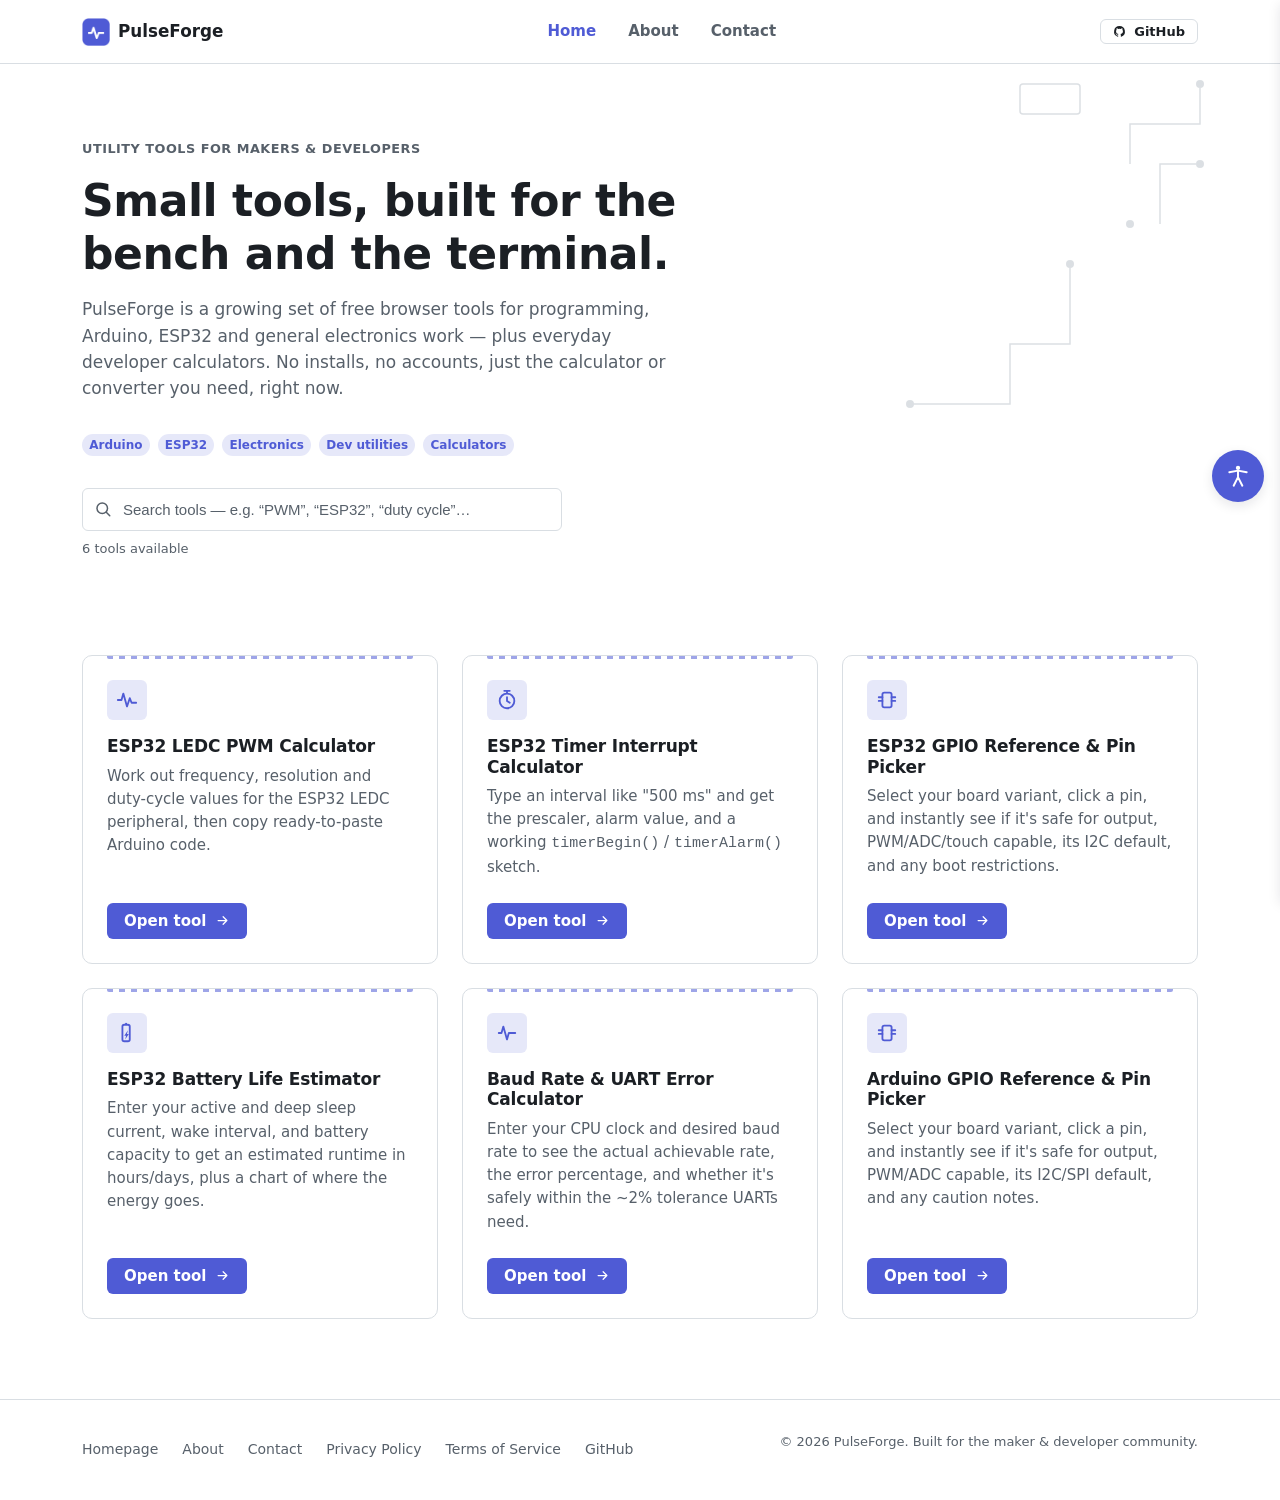
<file: index.html>
<!DOCTYPE html>
<html lang="en" data-color-scheme="light" data-accent="indigo">
<head>
  <meta charset="UTF-8" />
  <meta name="viewport" content="width=device-width, initial-scale=1.0" />
  <title>PulseForge — Utility tools for programming, Arduino &amp; ESP32</title>
  <meta
    name="description"
    content="Fast, focused browser tools for embedded development: PWM calculators, Arduino helpers, and developer utilities. No sign-up, no clutter."
  />
  <link rel="icon" type="image/x-icon" href="favicon.ico" />
  <link rel="apple-touch-icon" href="logo.png" />
  <!-- Google Search Console site-ownership verification: replace with your own
       verification meta tag before submitting to Google AdSense / Search Console.
  <meta name="google-site-verification" content="YOUR_VERIFICATION_CODE_HERE" /> -->
  <link rel="stylesheet" href="styles.css" />
</head>
<body>
  <a class="skip-link" href="#main">Skip to content</a>

  <!-- ============================= NAVBAR ============================= -->
  <header class="navbar">
    <div class="container navbar__inner">
      <a class="navbar__brand" href="index.html">
        <img class="navbar__logo" src="logo.png" alt="" width="32" height="32" />
        <span>PulseForge</span>
      </a>

      <nav class="navbar__nav" aria-label="Primary">
        <a class="navbar__link is-active" href="index.html">Home</a>
        <a class="navbar__link" href="about.html">About</a>
        <a class="navbar__link" href="contact.html">Contact</a>
      </nav>

      <div class="navbar__actions">
        <a class="btn btn--secondary btn--sm" href="https://github.com/theNeonTerminal/PulseForge" target="_blank" rel="noopener noreferrer">
          <svg viewBox="0 0 24 24" fill="none" aria-hidden="true"><path d="M12 2a10 10 0 00-3.16 19.49c.5.09.68-.22.68-.48v-1.7c-2.78.6-3.37-1.34-3.37-1.34-.46-1.16-1.11-1.47-1.11-1.47-.91-.62.07-.6.07-.6 1 .07 1.53 1.03 1.53 1.03.89 1.53 2.34 1.09 2.91.83.09-.65.35-1.09.63-1.34-2.22-.25-4.56-1.11-4.56-4.94 0-1.09.39-1.98 1.03-2.68-.1-.25-.45-1.27.1-2.65 0 0 .84-.27 2.75 1.02a9.6 9.6 0 015 0c1.91-1.29 2.75-1.02 2.75-1.02.55 1.38.2 2.4.1 2.65.64.7 1.03 1.59 1.03 2.68 0 3.84-2.34 4.68-4.57 4.93.36.31.68.92.68 1.85v2.74c0 .27.18.58.69.48A10 10 0 0012 2z" fill="currentColor"/></svg>
          GitHub
        </a>
        <button class="navbar__menu-toggle" type="button" aria-label="Toggle menu" aria-expanded="false" data-menu-toggle>
          <svg viewBox="0 0 24 24" fill="none" aria-hidden="true"><path d="M4 7h16M4 12h16M4 17h16" stroke="currentColor" stroke-width="2" stroke-linecap="round"/></svg>
        </button>
      </div>
    </div>
    <nav class="navbar__mobile-nav container" aria-label="Primary mobile" hidden data-mobile-nav>
      <a class="navbar__link" href="index.html">Home</a>
      <a class="navbar__link" href="about.html">About</a>
      <a class="navbar__link" href="contact.html">Contact</a>
      <a class="navbar__link" href="https://github.com/theNeonTerminal/PulseForge" target="_blank" rel="noopener noreferrer">GitHub</a>
    </nav>
  </header>

  <main id="main">
    <!-- ============================= HERO ============================= -->
    <section class="hero container">
      <svg class="hero__trace" viewBox="0 0 420 420" fill="none" aria-hidden="true">
        <circle cx="330" cy="60" r="4" fill="currentColor" />
        <circle cx="330" cy="140" r="4" fill="currentColor" />
        <circle cx="260" cy="200" r="4" fill="currentColor" />
        <path d="M330 60v40h-70v40M330 140h-40v60" stroke="currentColor" stroke-width="1.5" fill="none" />
        <path d="M40 380h100v-60h60v-80" stroke="currentColor" stroke-width="1.5" fill="none" />
        <circle cx="200" cy="240" r="4" fill="currentColor" />
        <circle cx="40" cy="380" r="4" fill="currentColor" />
        <rect x="150" y="60" width="60" height="30" rx="3" stroke="currentColor" stroke-width="1.5" />
      </svg>

      <div class="hero__content">
        <p class="eyebrow hero__eyebrow">Utility tools for makers &amp; developers</p>
        <h1 class="hero__title">Small tools, built for the bench and the terminal.</h1>
        <p class="hero__lede">
          PulseForge is a growing set of free browser tools for programming, Arduino, ESP32
          and general electronics work — plus everyday developer calculators. No installs,
          no accounts, just the calculator or converter you need, right now.
        </p>
        <div class="hero__tags">
          <span class="badge">Arduino</span>
          <span class="badge">ESP32</span>
          <span class="badge">Electronics</span>
          <span class="badge">Dev utilities</span>
          <span class="badge">Calculators</span>
        </div>

        <div class="search">
          <svg class="search__icon" viewBox="0 0 24 24" fill="none" aria-hidden="true">
            <circle cx="11" cy="11" r="7" stroke="currentColor" stroke-width="2" />
            <path d="M21 21l-4.3-4.3" stroke="currentColor" stroke-width="2" stroke-linecap="round" />
          </svg>
          <label class="visually-hidden" for="toolSearch">Search tools</label>
          <input
            class="search__input"
            type="search"
            id="toolSearch"
            placeholder="Search tools — e.g. “PWM”, “ESP32”, “duty cycle”…"
            autocomplete="off"
          />
        </div>
        <p class="search__meta" data-search-meta aria-live="polite">1 tool available</p>
      </div>
    </section>

    <!-- ============================= TOOL GRID ============================= -->
    <section class="section section--tight container" aria-labelledby="tools-heading">
      <h2 id="tools-heading" class="visually-hidden">Tools</h2>

      <div class="tool-grid" data-tool-grid>
        <!-- Reusable tool card. Copy this block to add a new tool: give it a
             unique data-tool-id, update the icon/title/description/link, and
             list searchable keywords in data-tags. -->
        <article
          class="tool-card"
          data-tool-id="esp32-ledc-pwm"
          data-title="ESP32 LEDC PWM Calculator"
          data-description="Calculate ESP32 LEDC PWM frequency, resolution and duty cycle, then copy ready-to-paste Arduino code."
          data-tags="esp32 pwm ledc duty cycle frequency arduino led servo motor gpio channel resolution"
        >
          <div class="tool-card__icon">
            <svg viewBox="0 0 24 24" fill="none" aria-hidden="true">
              <path d="M2 12h4l2-7 4 14 3-9 2 5h5" stroke="currentColor" stroke-width="2" stroke-linecap="round" stroke-linejoin="round" />
            </svg>
          </div>
          <h3 class="tool-card__title">ESP32 LEDC PWM Calculator</h3>
          <p class="tool-card__desc">
            Work out frequency, resolution and duty-cycle values for the ESP32 LEDC peripheral,
            then copy ready-to-paste Arduino code.
          </p>
          <a class="btn btn--primary tool-card__cta" href="tools/esp32-ledc-pwm/index.html">
            Open tool
            <svg viewBox="0 0 24 24" fill="none" aria-hidden="true"><path d="M5 12h14M13 6l6 6-6 6" stroke="currentColor" stroke-width="2" stroke-linecap="round" stroke-linejoin="round"/></svg>
          </a>
        </article>

        <article
          class="tool-card"
          data-tool-id="esp32-timer-interrupt"
          data-title="ESP32 Timer Interrupt Calculator"
          data-description="Turn a plain time interval into an ESP32 hardware timer prescaler, alarm value, and working timerBegin()/timerAlarm() code."
          data-tags="esp32 timer interrupt prescaler alarm timerbegin timeralarm hardware timer apb clock ticks interval microseconds milliseconds"
        >
          <div class="tool-card__icon">
            <svg viewBox="0 0 24 24" fill="none" aria-hidden="true">
              <circle cx="12" cy="13" r="8" stroke="currentColor" stroke-width="2" />
              <path d="M12 9v4l3 2" stroke="currentColor" stroke-width="2" stroke-linecap="round" stroke-linejoin="round" />
              <path d="M9 2h6M12 2v2" stroke="currentColor" stroke-width="2" stroke-linecap="round" />
            </svg>
          </div>
          <h3 class="tool-card__title">ESP32 Timer Interrupt Calculator</h3>
          <p class="tool-card__desc">
            Type an interval like "500 ms" and get the prescaler, alarm value, and a
            working <code>timerBegin()</code> / <code>timerAlarm()</code> sketch.
          </p>
          <a class="btn btn--primary tool-card__cta" href="tools/esp32-timer-interrupt/index.html">
            Open tool
            <svg viewBox="0 0 24 24" fill="none" aria-hidden="true"><path d="M5 12h14M13 6l6 6-6 6" stroke="currentColor" stroke-width="2" stroke-linecap="round" stroke-linejoin="round"/></svg>
          </a>
        </article>

        <article
          class="tool-card"
          data-tool-id="esp32-gpio-reference"
          data-title="ESP32 GPIO Reference & Pin Picker"
          data-description="Pick your ESP32 variant, click a pin, and see if it's safe for output, PWM/ADC/touch capable, its I2C default, and any boot restrictions."
          data-tags="esp32 gpio pinout pin picker reference s3 c3 c6 strapping boot adc touch i2c pwm safe pins variant board select spi vspi wroom cam seeed xiao"
        >
          <div class="tool-card__icon">
            <svg viewBox="0 0 24 24" fill="none" aria-hidden="true">
              <rect x="7" y="4" width="10" height="16" rx="2" stroke="currentColor" stroke-width="2" />
              <path d="M3 9h4M3 13h4M17 9h4M17 13h4" stroke="currentColor" stroke-width="2" stroke-linecap="round" />
            </svg>
          </div>
          <h3 class="tool-card__title">ESP32 GPIO Reference &amp; Pin Picker</h3>
          <p class="tool-card__desc">
            Select your board variant, click a pin, and instantly see if it's safe for
            output, PWM/ADC/touch capable, its I2C default, and any boot restrictions.
          </p>
          <a class="btn btn--primary tool-card__cta" href="tools/esp32-gpio-reference/index.html">
            Open tool
            <svg viewBox="0 0 24 24" fill="none" aria-hidden="true"><path d="M5 12h14M13 6l6 6-6 6" stroke="currentColor" stroke-width="2" stroke-linecap="round" stroke-linejoin="round"/></svg>
          </a>
        </article>

        <article
          class="tool-card"
          data-tool-id="esp32-battery-life"
          data-title="ESP32 Battery Life Estimator"
          data-description="Enter active current, deep sleep current, wake interval, and battery capacity to estimate battery life in hours/days, with a breakdown chart and deep sleep presets."
          data-tags="esp32 battery life estimator deep sleep low power mah current mA runtime iot presets wake interval calculator"
        >
          <div class="tool-card__icon">
            <svg viewBox="0 0 24 24" fill="none" aria-hidden="true">
              <rect x="7" y="3" width="8" height="18" rx="2" stroke="currentColor" stroke-width="2" />
              <rect x="10" y="1" width="2" height="2" fill="currentColor" />
              <path d="M9 15h2l-1 4 4-6h-2l1-4-4 6z" fill="currentColor" />
            </svg>
          </div>
          <h3 class="tool-card__title">ESP32 Battery Life Estimator</h3>
          <p class="tool-card__desc">
            Enter your active and deep sleep current, wake interval, and battery capacity to
            get an estimated runtime in hours/days, plus a chart of where the energy goes.
          </p>
          <a class="btn btn--primary tool-card__cta" href="tools/esp32-battery-life/index.html">
            Open tool
            <svg viewBox="0 0 24 24" fill="none" aria-hidden="true"><path d="M5 12h14M13 6l6 6-6 6" stroke="currentColor" stroke-width="2" stroke-linecap="round" stroke-linejoin="round"/></svg>
          </a>
        </article>

        <article
          class="tool-card"
          data-tool-id="esp32-baud-rate-calculator"
          data-title="Baud Rate & UART Error Calculator"
          data-description="Enter CPU clock and desired baud rate to get the actual achievable baud rate, error percentage, and whether it's within safe tolerance."
          data-tags="arduino esp32 baud rate uart error calculator ubrr serial garbage tolerance clock avr atmega"
        >
          <div class="tool-card__icon">
            <svg viewBox="0 0 24 24" fill="none" aria-hidden="true">
              <path d="M3 12h3l2-7 4 14 2-7h3" stroke="currentColor" stroke-width="2" stroke-linecap="round" stroke-linejoin="round"/>
              <path d="M17 12h4" stroke="currentColor" stroke-width="2" stroke-linecap="round"/>
            </svg>
          </div>
          <h3 class="tool-card__title">Baud Rate &amp; UART Error Calculator</h3>
          <p class="tool-card__desc">
            Enter your CPU clock and desired baud rate to see the actual achievable rate, the
            error percentage, and whether it's safely within the ~2% tolerance UARTs need.
          </p>
          <a class="btn btn--primary tool-card__cta" href="tools/esp32-baud-rate-calculator/index.html">
            Open tool
            <svg viewBox="0 0 24 24" fill="none" aria-hidden="true"><path d="M5 12h14M13 6l6 6-6 6" stroke="currentColor" stroke-width="2" stroke-linecap="round" stroke-linejoin="round"/></svg>
          </a>
        </article>

        <article
          class="tool-card"
          data-tool-id="arduino-gpio-reference"
          data-title="Arduino GPIO Reference & Pin Picker"
          data-description="Select your Arduino board, click a pin, and instantly see if it's safe for output, PWM/ADC capable, its I2C/SPI default, and any caution notes."
          data-tags="arduino uno nano pro micro mega 2560 pro mini gpio pinout pin picker reference pwm adc i2c spi interrupt"
        >
          <div class="tool-card__icon">
            <svg viewBox="0 0 24 24" fill="none" aria-hidden="true">
              <rect x="7" y="4" width="10" height="16" rx="2" stroke="currentColor" stroke-width="2" />
              <path d="M3 9h4M3 13h4M17 9h4M17 13h4" stroke="currentColor" stroke-width="2" stroke-linecap="round" />
            </svg>
          </div>
          <h3 class="tool-card__title">Arduino GPIO Reference &amp; Pin Picker</h3>
          <p class="tool-card__desc">
            Select your board variant, click a pin, and instantly see if it's safe for
            output, PWM/ADC capable, its I2C/SPI default, and any caution notes.
          </p>
          <a class="btn btn--primary tool-card__cta" href="tools/arduino-gpio-reference/index.html">
            Open tool
            <svg viewBox="0 0 24 24" fill="none" aria-hidden="true"><path d="M5 12h14M13 6l6 6-6 6" stroke="currentColor" stroke-width="2" stroke-linecap="round" stroke-linejoin="round"/></svg>
          </a>
        </article>
      </div>

      <div class="tool-grid__empty" data-empty-state>
        <p style="margin-bottom: 4px; color: var(--color-text); font-weight: 600;">No tools found</p>
        <p style="margin-bottom: 0;">Try a different search term, like “PWM” or “ESP32”.</p>
      </div>
    </section>
  </main>

  <!-- ============================= FOOTER ============================= -->
  <footer class="footer">
    <div class="container footer__inner">
      <div class="footer__links">
        <a class="footer__link" href="index.html">Homepage</a>
        <a class="footer__link" href="about.html">About</a>
        <a class="footer__link" href="contact.html">Contact</a>
        <a class="footer__link" href="privacy.html">Privacy Policy</a>
        <a class="footer__link" href="terms.html">Terms of Service</a>
        <a class="footer__link" href="https://github.com/theNeonTerminal/PulseForge" target="_blank" rel="noopener noreferrer">GitHub</a>
      </div>
      <p class="footer__copy">© 2026 PulseForge. Built for the maker &amp; developer community.</p>
    </div>
  </footer>

  <script src="shared/js/utils.js"></script>
  <script src="shared/js/accessibility.js"></script>
  <script src="script.js"></script>
</body>
</html>
</file>
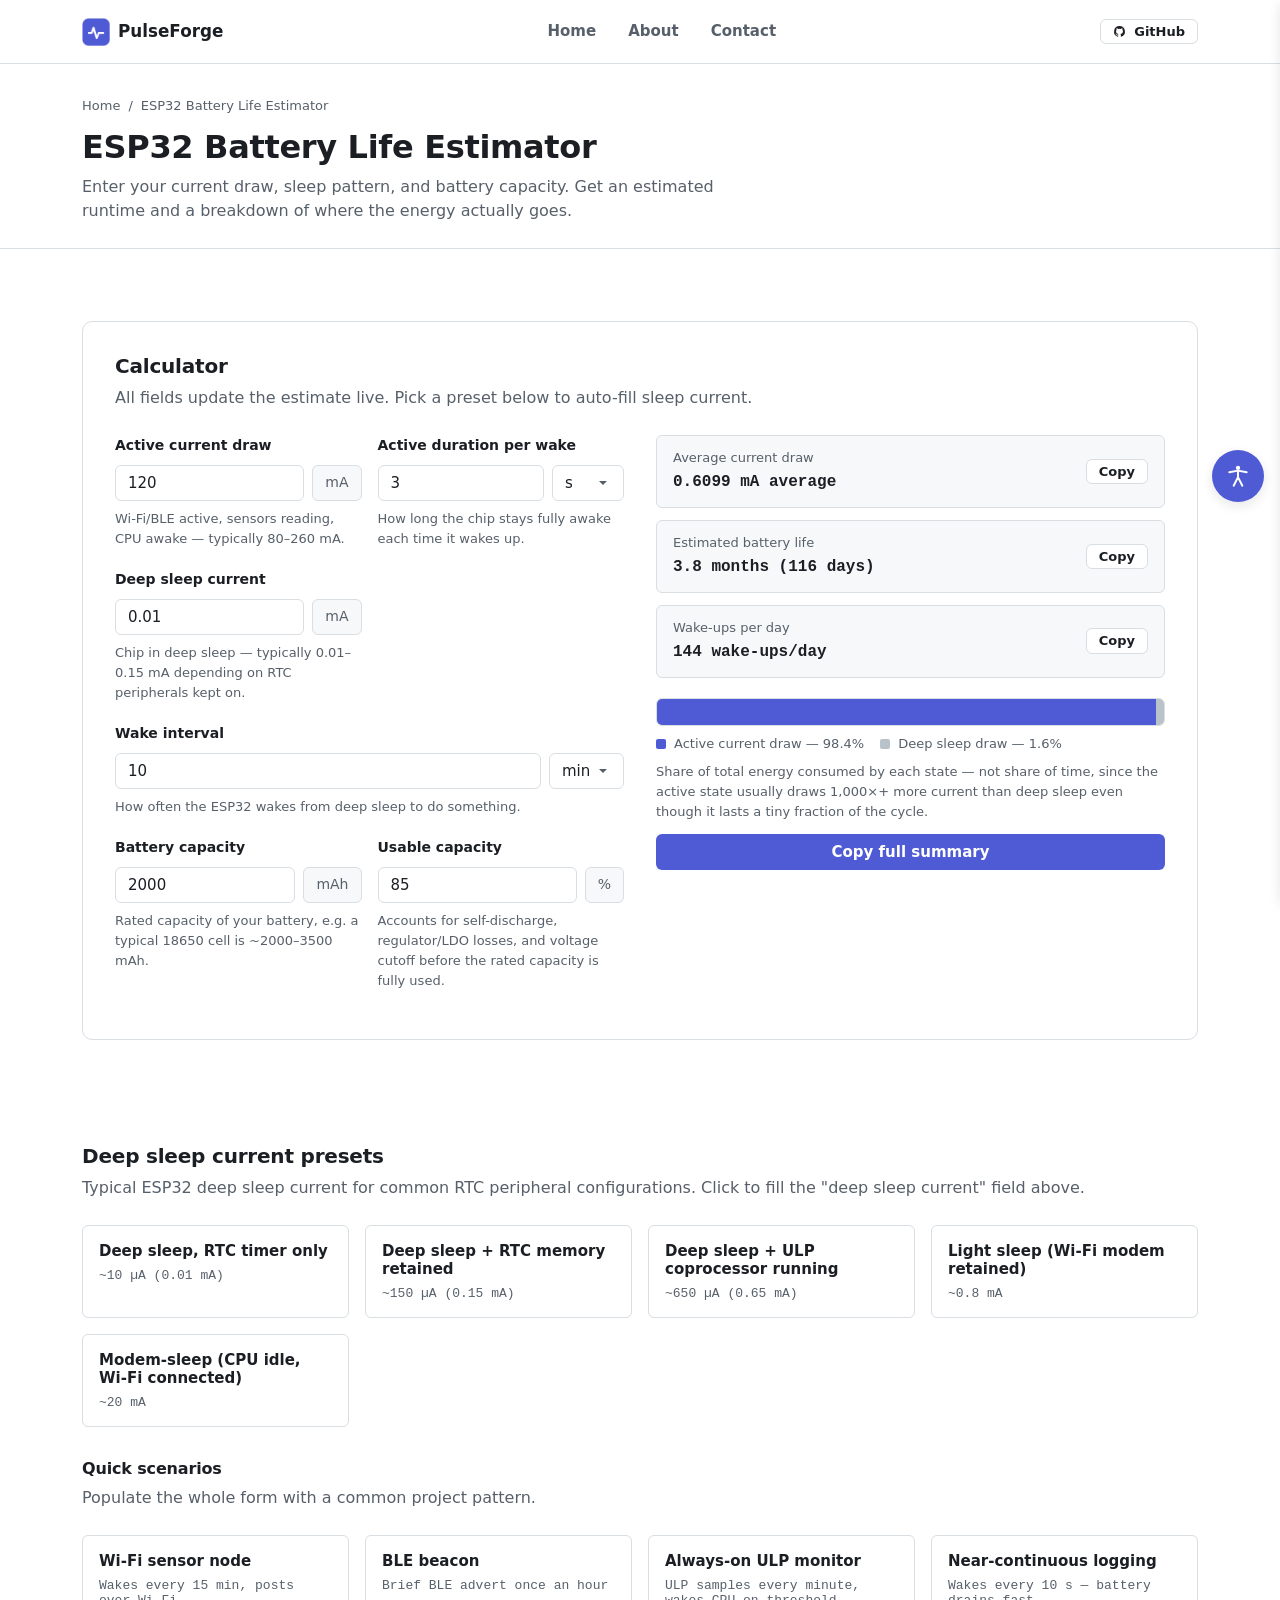
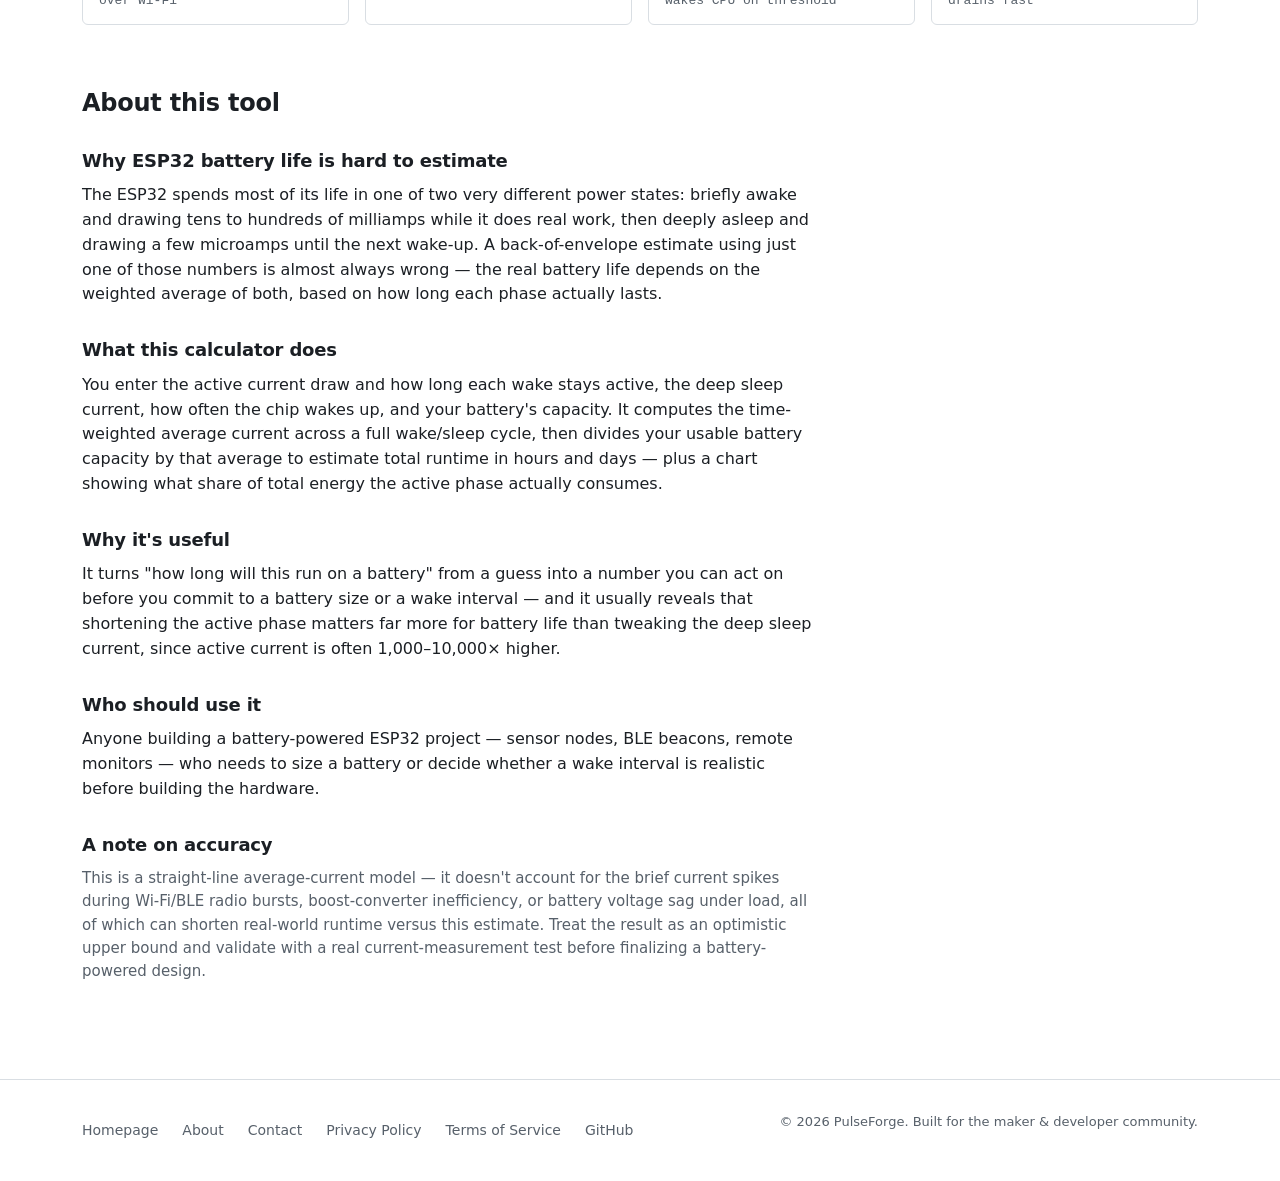
<file: tools/esp32-battery-life/index.html>
<!DOCTYPE html>
<html lang="en" data-color-scheme="light" data-accent="indigo">
<head>
  <meta charset="UTF-8" />
  <meta name="viewport" content="width=device-width, initial-scale=1.0" />
  <title>ESP32 Battery Life Estimator — PulseForge</title>
  <meta
    name="description"
    content="Estimate ESP32 battery life from active current, deep sleep current, wake interval and battery capacity — with a runtime breakdown chart and deep sleep presets."
  />
  <link rel="icon" type="image/x-icon" href="../../favicon.ico" />
  <link rel="apple-touch-icon" href="../../logo.png" />
  <link rel="stylesheet" href="styles.css" />
</head>
<body>
  <a class="skip-link" href="#main">Skip to content</a>

  <!-- ============================= NAVBAR ============================= -->
  <header class="navbar">
    <div class="container navbar__inner">
      <a class="navbar__brand" href="../../index.html">
        <img class="navbar__logo" src="../../logo.png" alt="" width="32" height="32" />
        <span>PulseForge</span>
      </a>

      <nav class="navbar__nav" aria-label="Primary">
        <a class="navbar__link" href="../../index.html">Home</a>
        <a class="navbar__link" href="../../about.html">About</a>
        <a class="navbar__link" href="../../contact.html">Contact</a>
      </nav>

      <div class="navbar__actions">
        <a class="btn btn--secondary btn--sm" href="https://github.com/theNeonTerminal/PulseForge" target="_blank" rel="noopener noreferrer">
          <svg viewBox="0 0 24 24" fill="none" aria-hidden="true"><path d="M12 2a10 10 0 00-3.16 19.49c.5.09.68-.22.68-.48v-1.7c-2.78.6-3.37-1.34-3.37-1.34-.46-1.16-1.11-1.47-1.11-1.47-.91-.62.07-.6.07-.6 1 .07 1.53 1.03 1.53 1.03.89 1.53 2.34 1.09 2.91.83.09-.65.35-1.09.63-1.34-2.22-.25-4.56-1.11-4.56-4.94 0-1.09.39-1.98 1.03-2.68-.1-.25-.45-1.27.1-2.65 0 0 .84-.27 2.75 1.02a9.6 9.6 0 015 0c1.91-1.29 2.75-1.02 2.75-1.02.55 1.38.2 2.4.1 2.65.64.7 1.03 1.59 1.03 2.68 0 3.84-2.34 4.68-4.57 4.93.36.31.68.92.68 1.85v2.74c0 .27.18.58.69.48A10 10 0 0012 2z" fill="currentColor"/></svg>
          GitHub
        </a>
        <button class="navbar__menu-toggle" type="button" aria-label="Toggle menu" aria-expanded="false" data-menu-toggle>
          <svg viewBox="0 0 24 24" fill="none" aria-hidden="true"><path d="M4 7h16M4 12h16M4 17h16" stroke="currentColor" stroke-width="2" stroke-linecap="round"/></svg>
        </button>
      </div>
    </div>
    <nav class="navbar__mobile-nav container" aria-label="Primary mobile" hidden data-mobile-nav>
      <a class="navbar__link" href="../../index.html">Home</a>
      <a class="navbar__link" href="../../about.html">About</a>
      <a class="navbar__link" href="../../contact.html">Contact</a>
      <a class="navbar__link" href="https://github.com/theNeonTerminal/PulseForge" target="_blank" rel="noopener noreferrer">GitHub</a>
    </nav>
  </header>

  <main id="main">
    <!-- ============================= PAGE HEADER ============================= -->
    <div class="page-header">
      <div class="container">
        <p class="breadcrumb">
          <a href="../../index.html">Home</a>
          <span aria-hidden="true">/</span>
          <span>ESP32 Battery Life Estimator</span>
        </p>
        <h1 class="page-header__title">ESP32 Battery Life Estimator</h1>
        <p class="page-header__lede">
          Enter your current draw, sleep pattern, and battery capacity. Get an estimated
          runtime and a breakdown of where the energy actually goes.
        </p>
      </div>
    </div>

    <!-- ============================= CALCULATOR ============================= -->
    <section class="section container" aria-labelledby="calc-heading">
      <div class="panel">
        <h2 id="calc-heading" class="panel__title">Calculator</h2>
        <p class="panel__lede">All fields update the estimate live. Pick a preset below to auto-fill sleep current.</p>

        <div class="calc">
          <form class="calc__form" data-calc-form novalidate>
            <div class="field">
              <label class="field__label" for="activeCurrent">Active current draw</label>
              <div class="interval-row">
                <input class="input" type="number" id="activeCurrent" min="0.01" step="any" value="120" inputmode="decimal" />
                <span class="field__unit">mA</span>
              </div>
              <span class="field__hint">Wi-Fi/BLE active, sensors reading, CPU awake — typically 80–260 mA.</span>
              <span class="field__error" data-error-for="activeCurrent">Enter a value greater than 0.</span>
            </div>

            <div class="field">
              <label class="field__label" for="activeDuration">Active duration per wake</label>
              <div class="interval-row">
                <input class="input" type="number" id="activeDuration" min="0.001" step="any" value="3" inputmode="decimal" />
                <select class="select" id="activeDurationUnit" aria-label="Active duration unit">
                  <option value="ms">ms</option>
                  <option value="s" selected>s</option>
                </select>
              </div>
              <span class="field__hint">How long the chip stays fully awake each time it wakes up.</span>
              <span class="field__error" data-error-for="activeDuration">Enter a value greater than 0.</span>
            </div>

            <div class="field">
              <label class="field__label" for="sleepCurrent">Deep sleep current</label>
              <div class="interval-row">
                <input class="input" type="number" id="sleepCurrent" min="0" step="any" value="0.01" inputmode="decimal" />
                <span class="field__unit">mA</span>
              </div>
              <span class="field__hint">Chip in deep sleep — typically 0.01–0.15 mA depending on RTC peripherals kept on.</span>
              <span class="field__error" data-error-for="sleepCurrent">Enter a value 0 or greater.</span>
            </div>

            <div class="field field--full">
              <label class="field__label" for="wakeInterval">Wake interval</label>
              <div class="interval-row">
                <input class="input" type="number" id="wakeInterval" min="0.001" step="any" value="10" inputmode="decimal" />
                <select class="select" id="wakeIntervalUnit" aria-label="Wake interval unit">
                  <option value="s">s</option>
                  <option value="min" selected>min</option>
                  <option value="hr">hr</option>
                </select>
              </div>
              <span class="field__hint">How often the ESP32 wakes from deep sleep to do something.</span>
              <span class="field__error" data-error-for="wakeInterval">Enter a value greater than 0.</span>
            </div>

            <div class="field">
              <label class="field__label" for="batteryCapacity">Battery capacity</label>
              <div class="interval-row">
                <input class="input" type="number" id="batteryCapacity" min="1" step="any" value="2000" inputmode="decimal" />
                <span class="field__unit">mAh</span>
              </div>
              <span class="field__hint">Rated capacity of your battery, e.g. a typical 18650 cell is ~2000–3500 mAh.</span>
              <span class="field__error" data-error-for="batteryCapacity">Enter a value greater than 0.</span>
            </div>

            <div class="field">
              <label class="field__label" for="usableCapacity">Usable capacity</label>
              <div class="interval-row">
                <input class="input" type="number" id="usableCapacity" min="1" max="100" step="1" value="85" inputmode="numeric" />
                <span class="field__unit">%</span>
              </div>
              <span class="field__hint">
                Accounts for self-discharge, regulator/LDO losses, and voltage cutoff before the rated capacity is fully used.
              </span>
              <span class="field__error" data-error-for="usableCapacity">Enter a whole number from 1 to 100.</span>
            </div>
          </form>

          <div class="calc__results">
            <div class="result-row">
              <div>
                <div class="result-row__label">Average current draw</div>
                <div class="result-row__value" data-result="avgCurrent">—</div>
              </div>
              <button class="btn btn--secondary btn--sm" type="button" data-copy="avgCurrent">Copy</button>
            </div>

            <div class="result-row">
              <div>
                <div class="result-row__label">Estimated battery life</div>
                <div class="result-row__value" data-result="batteryLife">—</div>
              </div>
              <button class="btn btn--secondary btn--sm" type="button" data-copy="batteryLife">Copy</button>
            </div>

            <div class="result-row">
              <div>
                <div class="result-row__label">Wake-ups per day</div>
                <div class="result-row__value" data-result="wakesPerDay">—</div>
              </div>
              <button class="btn btn--secondary btn--sm" type="button" data-copy="wakesPerDay">Copy</button>
            </div>

            <div class="field__error" data-calc-notice style="display:none; font-size: 0.8125rem;"></div>

            <div class="battery-chart" data-battery-chart aria-hidden="true">
              <div class="battery-chart__bar">
                <div class="battery-chart__segment battery-chart__segment--active" data-chart-active></div>
                <div class="battery-chart__segment battery-chart__segment--sleep" data-chart-sleep></div>
              </div>
              <div class="battery-chart__legend">
                <span class="battery-chart__legend-item"><span class="battery-chart__swatch battery-chart__swatch--active"></span><span data-legend-active>Active current draw — 0%</span></span>
                <span class="battery-chart__legend-item"><span class="battery-chart__swatch battery-chart__swatch--sleep"></span><span data-legend-sleep>Deep sleep draw — 0%</span></span>
              </div>
              <p class="text-muted" style="font-size: 0.8125rem; margin: var(--space-2) 0 0;">
                Share of total energy consumed by each state — not share of time, since the active
                state usually draws 1,000×+ more current than deep sleep even though it lasts a
                tiny fraction of the cycle.
              </p>
            </div>

            <button class="btn btn--primary" type="button" data-copy-all>Copy full summary</button>
          </div>
        </div>
      </div>
    </section>

    <!-- ============================= PRESETS ============================= -->
    <section class="section section--tight container" aria-labelledby="presets-heading">
      <h2 id="presets-heading" class="panel__title" style="margin-bottom: var(--space-2);">Deep sleep current presets</h2>
      <p class="text-muted" style="margin-bottom: var(--space-5);">
        Typical ESP32 deep sleep current for common RTC peripheral configurations. Click to fill
        the "deep sleep current" field above.
      </p>

      <div class="example-grid" data-presets>
        <button type="button" class="example-card" data-preset-current="0.01">
          <span class="example-card__title">Deep sleep, RTC timer only</span>
          <span class="example-card__meta">~10 µA (0.01 mA)</span>
        </button>
        <button type="button" class="example-card" data-preset-current="0.15">
          <span class="example-card__title">Deep sleep + RTC memory retained</span>
          <span class="example-card__meta">~150 µA (0.15 mA)</span>
        </button>
        <button type="button" class="example-card" data-preset-current="0.65">
          <span class="example-card__title">Deep sleep + ULP coprocessor running</span>
          <span class="example-card__meta">~650 µA (0.65 mA)</span>
        </button>
        <button type="button" class="example-card" data-preset-current="0.8">
          <span class="example-card__title">Light sleep (Wi-Fi modem retained)</span>
          <span class="example-card__meta">~0.8 mA</span>
        </button>
        <button type="button" class="example-card" data-preset-current="20">
          <span class="example-card__title">Modem-sleep (CPU idle, Wi-Fi connected)</span>
          <span class="example-card__meta">~20 mA</span>
        </button>
      </div>

      <h3 style="margin: var(--space-6) 0 var(--space-2); font-size: 1rem;">Quick scenarios</h3>
      <p class="text-muted" style="margin-bottom: var(--space-5);">Populate the whole form with a common project pattern.</p>
      <div class="example-grid" data-scenarios>
        <button type="button" class="example-card" data-scenario='{"active":150,"activeDuration":2,"activeDurationUnit":"s","sleep":0.01,"wakeInterval":15,"wakeIntervalUnit":"min","capacity":2000,"usable":85}'>
          <span class="example-card__title">Wi-Fi sensor node</span>
          <span class="example-card__meta">Wakes every 15 min, posts over Wi-Fi</span>
        </button>
        <button type="button" class="example-card" data-scenario='{"active":80,"activeDuration":50,"activeDurationUnit":"ms","sleep":0.01,"wakeInterval":1,"wakeIntervalUnit":"hr","capacity":3500,"usable":85}'>
          <span class="example-card__title">BLE beacon</span>
          <span class="example-card__meta">Brief BLE advert once an hour</span>
        </button>
        <button type="button" class="example-card" data-scenario='{"active":180,"activeDuration":4,"activeDurationUnit":"s","sleep":0.65,"wakeInterval":1,"wakeIntervalUnit":"min","capacity":1000,"usable":80}'>
          <span class="example-card__title">Always-on ULP monitor</span>
          <span class="example-card__meta">ULP samples every minute, wakes CPU on threshold</span>
        </button>
        <button type="button" class="example-card" data-scenario='{"active":200,"activeDuration":8,"activeDurationUnit":"s","sleep":0.01,"wakeInterval":10,"wakeIntervalUnit":"s","capacity":5000,"usable":85}'>
          <span class="example-card__title">Near-continuous logging</span>
          <span class="example-card__meta">Wakes every 10 s — battery drains fast</span>
        </button>
      </div>
    </section>

    <!-- ============================= DESCRIPTION ============================= -->
    <section class="section section--tight container" aria-labelledby="about-heading">
      <div class="prose">
        <h2 id="about-heading" style="margin-top:0;">About this tool</h2>

        <h3>Why ESP32 battery life is hard to estimate</h3>
        <p>
          The ESP32 spends most of its life in one of two very different power states: briefly
          awake and drawing tens to hundreds of milliamps while it does real work, then deeply
          asleep and drawing a few microamps until the next wake-up. A back-of-envelope estimate
          using just one of those numbers is almost always wrong — the real battery life depends
          on the weighted average of both, based on how long each phase actually lasts.
        </p>

        <h3>What this calculator does</h3>
        <p>
          You enter the active current draw and how long each wake stays active, the deep sleep
          current, how often the chip wakes up, and your battery's capacity. It computes the
          time-weighted average current across a full wake/sleep cycle, then divides your usable
          battery capacity by that average to estimate total runtime in hours and days — plus a
          chart showing what share of total energy the active phase actually consumes.
        </p>

        <h3>Why it's useful</h3>
        <p>
          It turns "how long will this run on a battery" from a guess into a number you can act
          on before you commit to a battery size or a wake interval — and it usually reveals that
          shortening the active phase matters far more for battery life than tweaking the deep
          sleep current, since active current is often 1,000–10,000× higher.
        </p>

        <h3>Who should use it</h3>
        <p>
          Anyone building a battery-powered ESP32 project — sensor nodes, BLE beacons, remote
          monitors — who needs to size a battery or decide whether a wake interval is realistic
          before building the hardware.
        </p>

        <h3 style="margin-top: var(--space-6);">A note on accuracy</h3>
        <p class="text-muted" style="font-size: 0.9375rem;">
          This is a straight-line average-current model — it doesn't account for the brief
          current spikes during Wi-Fi/BLE radio bursts, boost-converter inefficiency, or battery
          voltage sag under load, all of which can shorten real-world runtime versus this
          estimate. Treat the result as an optimistic upper bound and validate with a real
          current-measurement test before finalizing a battery-powered design.
        </p>
      </div>
    </section>
  </main>

  <!-- ============================= FOOTER ============================= -->
  <footer class="footer">
    <div class="container footer__inner">
      <div class="footer__links">
        <a class="footer__link" href="../../index.html">Homepage</a>
        <a class="footer__link" href="../../about.html">About</a>
        <a class="footer__link" href="../../contact.html">Contact</a>
        <a class="footer__link" href="../../privacy.html">Privacy Policy</a>
        <a class="footer__link" href="../../terms.html">Terms of Service</a>
        <a class="footer__link" href="https://github.com/theNeonTerminal/PulseForge" target="_blank" rel="noopener noreferrer">GitHub</a>
      </div>
      <p class="footer__copy">© 2026 PulseForge. Built for the maker &amp; developer community.</p>
    </div>
  </footer>

  <script src="../../shared/js/utils.js"></script>
  <script src="../../shared/js/accessibility.js"></script>
  <script src="script.js"></script>
</body>
</html>
</file>
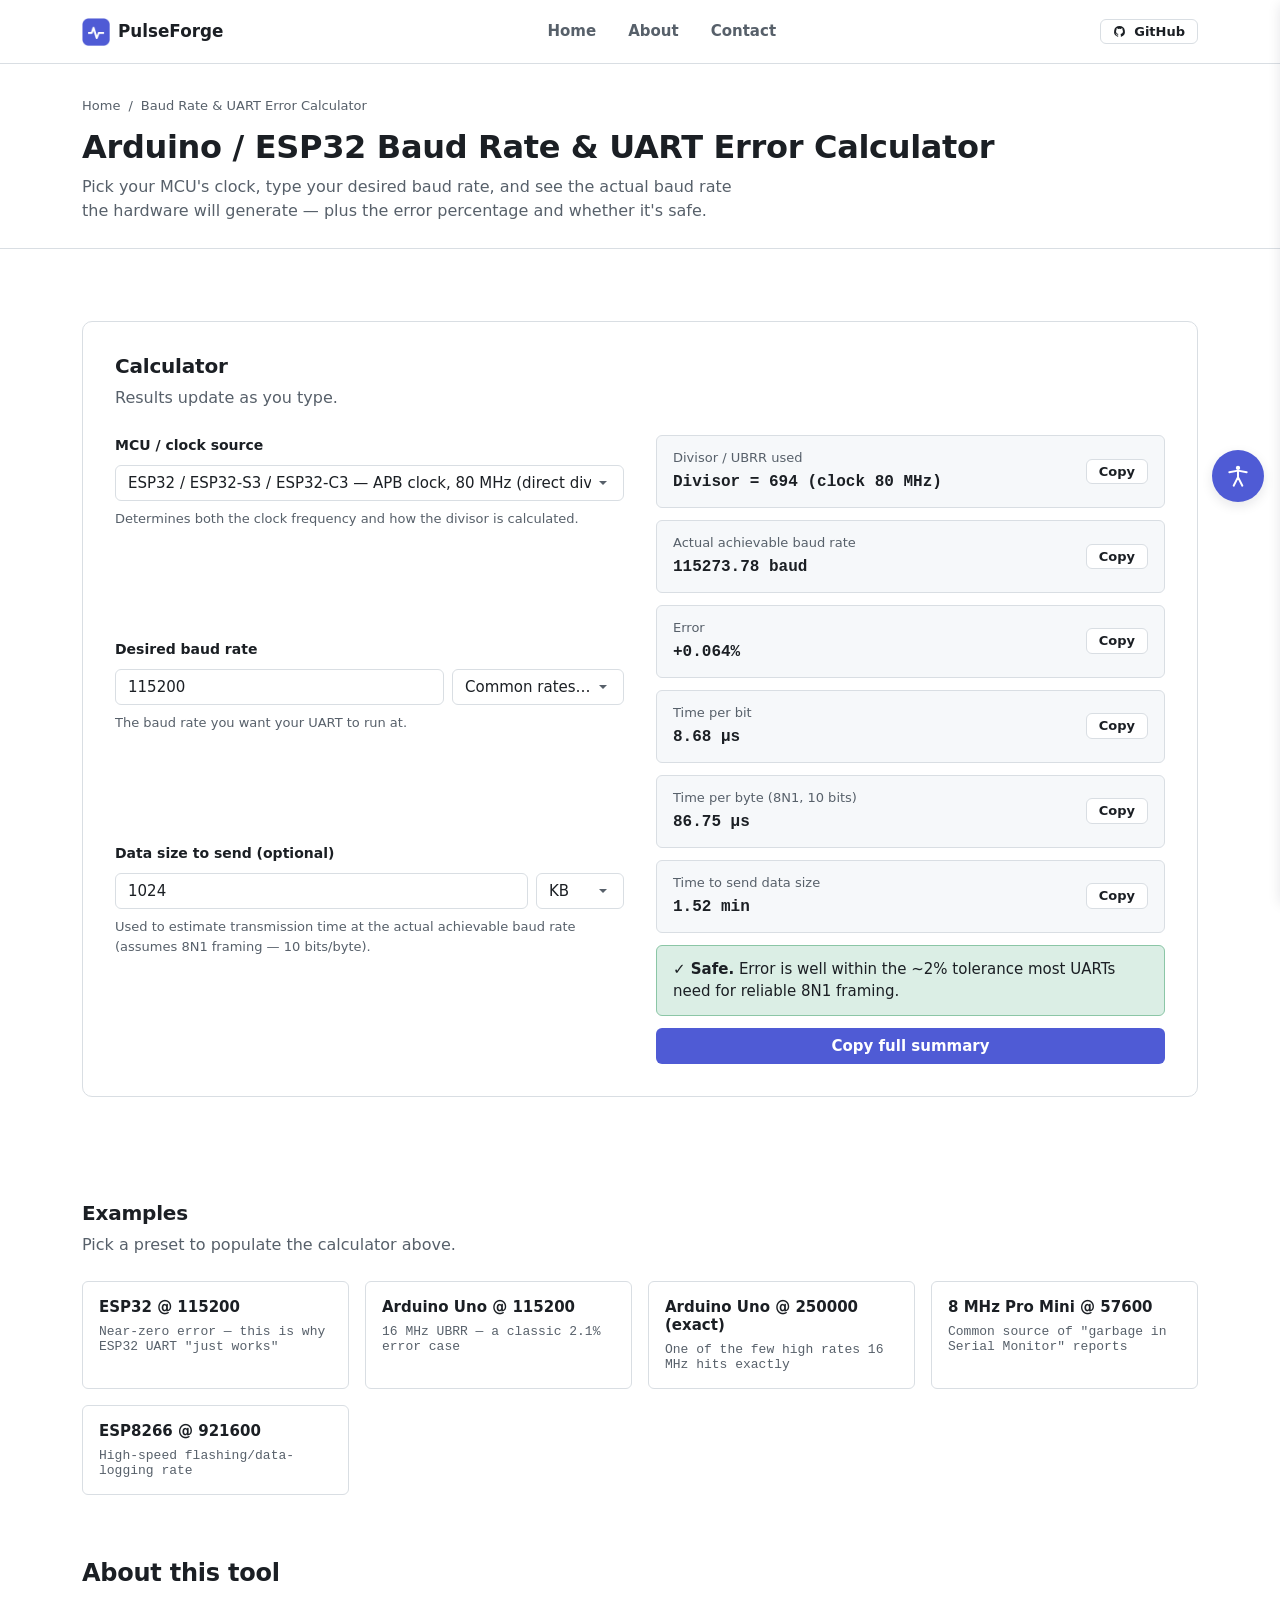
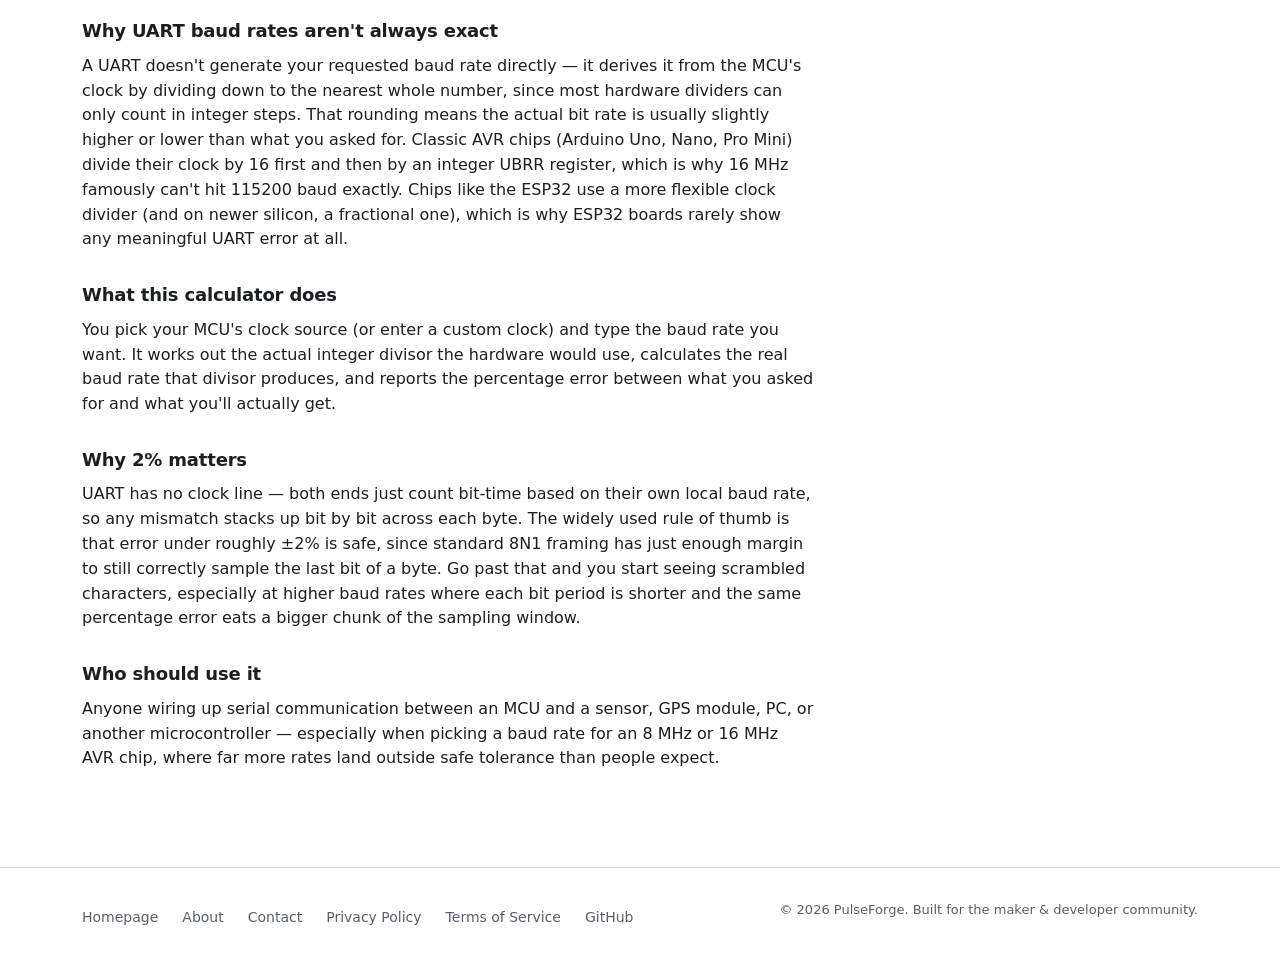
<file: tools/esp32-baud-rate-calculator/index.html>
<!DOCTYPE html>
<html lang="en" data-color-scheme="light" data-accent="indigo">
<head>
  <meta charset="UTF-8" />
  <meta name="viewport" content="width=device-width, initial-scale=1.0" />
  <title>Arduino / ESP32 Baud Rate &amp; UART Error Calculator — PulseForge</title>
  <meta
    name="description"
    content="Enter your MCU clock and desired baud rate to get the actual achievable UART baud rate, the error percentage, and whether it's safely within tolerance."
  />
  <link rel="icon" type="image/x-icon" href="../../favicon.ico" />
  <link rel="apple-touch-icon" href="../../logo.png" />
  <link rel="stylesheet" href="styles.css" />
</head>
<body>
  <a class="skip-link" href="#main">Skip to content</a>

  <!-- ============================= NAVBAR ============================= -->
  <header class="navbar">
    <div class="container navbar__inner">
      <a class="navbar__brand" href="../../index.html">
        <img class="navbar__logo" src="../../logo.png" alt="" width="32" height="32" />
        <span>PulseForge</span>
      </a>

      <nav class="navbar__nav" aria-label="Primary">
        <a class="navbar__link" href="../../index.html">Home</a>
        <a class="navbar__link" href="../../about.html">About</a>
        <a class="navbar__link" href="../../contact.html">Contact</a>
      </nav>

      <div class="navbar__actions">
        <a class="btn btn--secondary btn--sm" href="https://github.com/theNeonTerminal/PulseForge" target="_blank" rel="noopener noreferrer">
          <svg viewBox="0 0 24 24" fill="none" aria-hidden="true"><path d="M12 2a10 10 0 00-3.16 19.49c.5.09.68-.22.68-.48v-1.7c-2.78.6-3.37-1.34-3.37-1.34-.46-1.16-1.11-1.47-1.11-1.47-.91-.62.07-.6.07-.6 1 .07 1.53 1.03 1.53 1.03.89 1.53 2.34 1.09 2.91.83.09-.65.35-1.09.63-1.34-2.22-.25-4.56-1.11-4.56-4.94 0-1.09.39-1.98 1.03-2.68-.1-.25-.45-1.27.1-2.65 0 0 .84-.27 2.75 1.02a9.6 9.6 0 015 0c1.91-1.29 2.75-1.02 2.75-1.02.55 1.38.2 2.4.1 2.65.64.7 1.03 1.59 1.03 2.68 0 3.84-2.34 4.68-4.57 4.93.36.31.68.92.68 1.85v2.74c0 .27.18.58.69.48A10 10 0 0012 2z" fill="currentColor"/></svg>
          GitHub
        </a>
        <button class="navbar__menu-toggle" type="button" aria-label="Toggle menu" aria-expanded="false" data-menu-toggle>
          <svg viewBox="0 0 24 24" fill="none" aria-hidden="true"><path d="M4 7h16M4 12h16M4 17h16" stroke="currentColor" stroke-width="2" stroke-linecap="round"/></svg>
        </button>
      </div>
    </div>
    <nav class="navbar__mobile-nav container" aria-label="Primary mobile" hidden data-mobile-nav>
      <a class="navbar__link" href="../../index.html">Home</a>
      <a class="navbar__link" href="../../about.html">About</a>
      <a class="navbar__link" href="../../contact.html">Contact</a>
      <a class="navbar__link" href="https://github.com/theNeonTerminal/PulseForge" target="_blank" rel="noopener noreferrer">GitHub</a>
    </nav>
  </header>

  <main id="main">
    <!-- ============================= PAGE HEADER ============================= -->
    <div class="page-header">
      <div class="container">
        <p class="breadcrumb">
          <a href="../../index.html">Home</a>
          <span aria-hidden="true">/</span>
          <span>Baud Rate &amp; UART Error Calculator</span>
        </p>
        <h1 class="page-header__title">Arduino / ESP32 Baud Rate &amp; UART Error Calculator</h1>
        <p class="page-header__lede">
          Pick your MCU's clock, type your desired baud rate, and see the actual baud rate the
          hardware will generate — plus the error percentage and whether it's safe.
        </p>
      </div>
    </div>

    <!-- ============================= CALCULATOR ============================= -->
    <section class="section container" aria-labelledby="calc-heading">
      <div class="panel">
        <h2 id="calc-heading" class="panel__title">Calculator</h2>
        <p class="panel__lede">Results update as you type.</p>

        <div class="calc">
          <form class="calc__form" data-calc-form novalidate>
            <div class="field field--full">
              <label class="field__label" for="mcuPreset">MCU / clock source</label>
              <select class="select" id="mcuPreset">
                <option value="esp32-apb">ESP32 / ESP32-S3 / ESP32-C3 — APB clock, 80 MHz (direct divisor)</option>
                <option value="esp8266">ESP8266 — 80 MHz (direct divisor)</option>
                <option value="avr-16">Arduino Uno / Nano / Pro Mini — 16 MHz (x16 oversampling, UBRR)</option>
                <option value="avr-8">Arduino Pro Mini 3.3V / internal RC — 8 MHz (x16 oversampling, UBRR)</option>
                <option value="avr-20">Arduino clone with 20 MHz crystal (x16 oversampling, UBRR)</option>
                <option value="custom">Custom clock frequency</option>
              </select>
              <span class="field__hint">Determines both the clock frequency and how the divisor is calculated.</span>
            </div>

            <div class="field" data-custom-clock-field style="display:none;">
              <label class="field__label" for="customClock">Custom clock frequency</label>
              <div class="interval-row">
                <input class="input" type="number" id="customClock" min="1" step="any" value="16" inputmode="decimal" />
                <select class="select" id="customClockUnit" aria-label="Clock unit">
                  <option value="1e6" selected>MHz</option>
                  <option value="1e3">kHz</option>
                  <option value="1">Hz</option>
                </select>
              </div>
              <span class="field__error" data-error-for="customClock">Enter a value greater than 0.</span>
            </div>

            <div class="field" data-custom-mode-field style="display:none;">
              <label class="field__label" for="customMode">Divisor calculation</label>
              <select class="select" id="customMode">
                <option value="direct">Direct divisor (baud = clock ÷ divisor)</option>
                <option value="avr">x16 oversampling / UBRR (baud = clock ÷ (16 × (UBRR+1)))</option>
              </select>
            </div>

            <div class="field field--full">
              <label class="field__label" for="baudRate">Desired baud rate</label>
              <div class="interval-row">
                <input class="input" type="number" id="baudRate" min="1" step="any" value="115200" inputmode="numeric" />
                <select class="select" id="baudPreset" aria-label="Common baud rate presets">
                  <option value="">Common rates…</option>
                  <option value="9600">9600</option>
                  <option value="19200">19200</option>
                  <option value="38400">38400</option>
                  <option value="57600">57600</option>
                  <option value="115200">115200</option>
                  <option value="230400">230400</option>
                  <option value="460800">460800</option>
                  <option value="921600">921600</option>
                  <option value="2000000">2000000</option>
                </select>
              </div>
              <span class="field__hint">The baud rate you want your UART to run at.</span>
              <span class="field__error" data-error-for="baudRate">Enter a value greater than 0.</span>
            </div>

            <div class="field field--full">
              <label class="field__label" for="dataSize">Data size to send (optional)</label>
              <div class="interval-row">
                <input class="input" type="number" id="dataSize" min="0" step="any" value="1024" inputmode="decimal" />
                <select class="select" id="dataSizeUnit" aria-label="Data size unit">
                  <option value="1">bytes</option>
                  <option value="1024" selected>KB</option>
                  <option value="1048576">MB</option>
                </select>
              </div>
              <span class="field__hint">Used to estimate transmission time at the actual achievable baud rate (assumes 8N1 framing — 10 bits/byte).</span>
            </div>
          </form>

          <div class="calc__results">
            <div class="result-row">
              <div>
                <div class="result-row__label">Divisor / UBRR used</div>
                <div class="result-row__value" data-result="divisor">—</div>
              </div>
              <button class="btn btn--secondary btn--sm" type="button" data-copy="divisor">Copy</button>
            </div>

            <div class="result-row">
              <div>
                <div class="result-row__label">Actual achievable baud rate</div>
                <div class="result-row__value" data-result="actualBaud">—</div>
              </div>
              <button class="btn btn--secondary btn--sm" type="button" data-copy="actualBaud">Copy</button>
            </div>

            <div class="result-row">
              <div>
                <div class="result-row__label">Error</div>
                <div class="result-row__value" data-result="errorPct">—</div>
              </div>
              <button class="btn btn--secondary btn--sm" type="button" data-copy="errorPct">Copy</button>
            </div>

            <div class="result-row">
              <div>
                <div class="result-row__label">Time per bit</div>
                <div class="result-row__value" data-result="bitTime">—</div>
              </div>
              <button class="btn btn--secondary btn--sm" type="button" data-copy="bitTime">Copy</button>
            </div>

            <div class="result-row">
              <div>
                <div class="result-row__label">Time per byte (8N1, 10 bits)</div>
                <div class="result-row__value" data-result="byteTime">—</div>
              </div>
              <button class="btn btn--secondary btn--sm" type="button" data-copy="byteTime">Copy</button>
            </div>

            <div class="result-row">
              <div>
                <div class="result-row__label">Time to send data size</div>
                <div class="result-row__value" data-result="transferTime">—</div>
              </div>
              <button class="btn btn--secondary btn--sm" type="button" data-copy="transferTime">Copy</button>
            </div>

            <div class="baud-verdict" data-baud-verdict></div>

            <div class="field__error" data-calc-notice style="display:none; font-size: 0.8125rem;"></div>

            <button class="btn btn--primary" type="button" data-copy-all>Copy full summary</button>
          </div>
        </div>
      </div>
    </section>

    <!-- ============================= EXAMPLES ============================= -->
    <section class="section section--tight container" aria-labelledby="examples-heading">
      <h2 id="examples-heading" class="panel__title" style="margin-bottom: var(--space-2);">Examples</h2>
      <p class="text-muted" style="margin-bottom: var(--space-5);">Pick a preset to populate the calculator above.</p>

      <div class="example-grid" data-examples>
        <button type="button" class="example-card" data-example='{"preset":"esp32-apb","baud":115200}'>
          <span class="example-card__title">ESP32 @ 115200</span>
          <span class="example-card__meta">Near-zero error — this is why ESP32 UART "just works"</span>
        </button>
        <button type="button" class="example-card" data-example='{"preset":"avr-16","baud":115200}'>
          <span class="example-card__title">Arduino Uno @ 115200</span>
          <span class="example-card__meta">16 MHz UBRR — a classic 2.1% error case</span>
        </button>
        <button type="button" class="example-card" data-example='{"preset":"avr-16","baud":250000}'>
          <span class="example-card__title">Arduino Uno @ 250000 (exact)</span>
          <span class="example-card__meta">One of the few high rates 16 MHz hits exactly</span>
        </button>
        <button type="button" class="example-card" data-example='{"preset":"avr-8","baud":57600}'>
          <span class="example-card__title">8 MHz Pro Mini @ 57600</span>
          <span class="example-card__meta">Common source of "garbage in Serial Monitor" reports</span>
        </button>
        <button type="button" class="example-card" data-example='{"preset":"esp8266","baud":921600}'>
          <span class="example-card__title">ESP8266 @ 921600</span>
          <span class="example-card__meta">High-speed flashing/data-logging rate</span>
        </button>
      </div>
    </section>

    <!-- ============================= DESCRIPTION ============================= -->
    <section class="section section--tight container" aria-labelledby="about-heading">
      <div class="prose">
        <h2 id="about-heading" style="margin-top:0;">About this tool</h2>

        <h3>Why UART baud rates aren't always exact</h3>
        <p>
          A UART doesn't generate your requested baud rate directly — it derives it from the
          MCU's clock by dividing down to the nearest whole number, since most hardware dividers
          can only count in integer steps. That rounding means the actual bit rate is usually
          slightly higher or lower than what you asked for. Classic AVR chips (Arduino Uno, Nano,
          Pro Mini) divide their clock by 16 first and then by an integer UBRR register, which is
          why 16 MHz famously can't hit 115200 baud exactly. Chips like the ESP32 use a more
          flexible clock divider (and on newer silicon, a fractional one), which is why ESP32
          boards rarely show any meaningful UART error at all.
        </p>

        <h3>What this calculator does</h3>
        <p>
          You pick your MCU's clock source (or enter a custom clock) and type the baud rate you
          want. It works out the actual integer divisor the hardware would use, calculates the
          real baud rate that divisor produces, and reports the percentage error between what you
          asked for and what you'll actually get.
        </p>

        <h3>Why 2% matters</h3>
        <p>
          UART has no clock line — both ends just count bit-time based on their own local baud
          rate, so any mismatch stacks up bit by bit across each byte. The widely used rule of
          thumb is that error under roughly ±2% is safe, since standard 8N1 framing has just
          enough margin to still correctly sample the last bit of a byte. Go past that and you
          start seeing scrambled characters, especially at higher baud rates where each bit
          period is shorter and the same percentage error eats a bigger chunk of the sampling
          window.
        </p>

        <h3>Who should use it</h3>
        <p>
          Anyone wiring up serial communication between an MCU and a sensor, GPS module, PC, or
          another microcontroller — especially when picking a baud rate for an 8 MHz or 16 MHz
          AVR chip, where far more rates land outside safe tolerance than people expect.
        </p>
      </div>
    </section>
  </main>

  <!-- ============================= FOOTER ============================= -->
  <footer class="footer">
    <div class="container footer__inner">
      <div class="footer__links">
        <a class="footer__link" href="../../index.html">Homepage</a>
        <a class="footer__link" href="../../about.html">About</a>
        <a class="footer__link" href="../../contact.html">Contact</a>
        <a class="footer__link" href="../../privacy.html">Privacy Policy</a>
        <a class="footer__link" href="../../terms.html">Terms of Service</a>
        <a class="footer__link" href="https://github.com/theNeonTerminal/PulseForge" target="_blank" rel="noopener noreferrer">GitHub</a>
      </div>
      <p class="footer__copy">© 2026 PulseForge. Built for the maker &amp; developer community.</p>
    </div>
  </footer>

  <script src="../../shared/js/utils.js"></script>
  <script src="../../shared/js/accessibility.js"></script>
  <script src="script.js"></script>
</body>
</html>
</file>
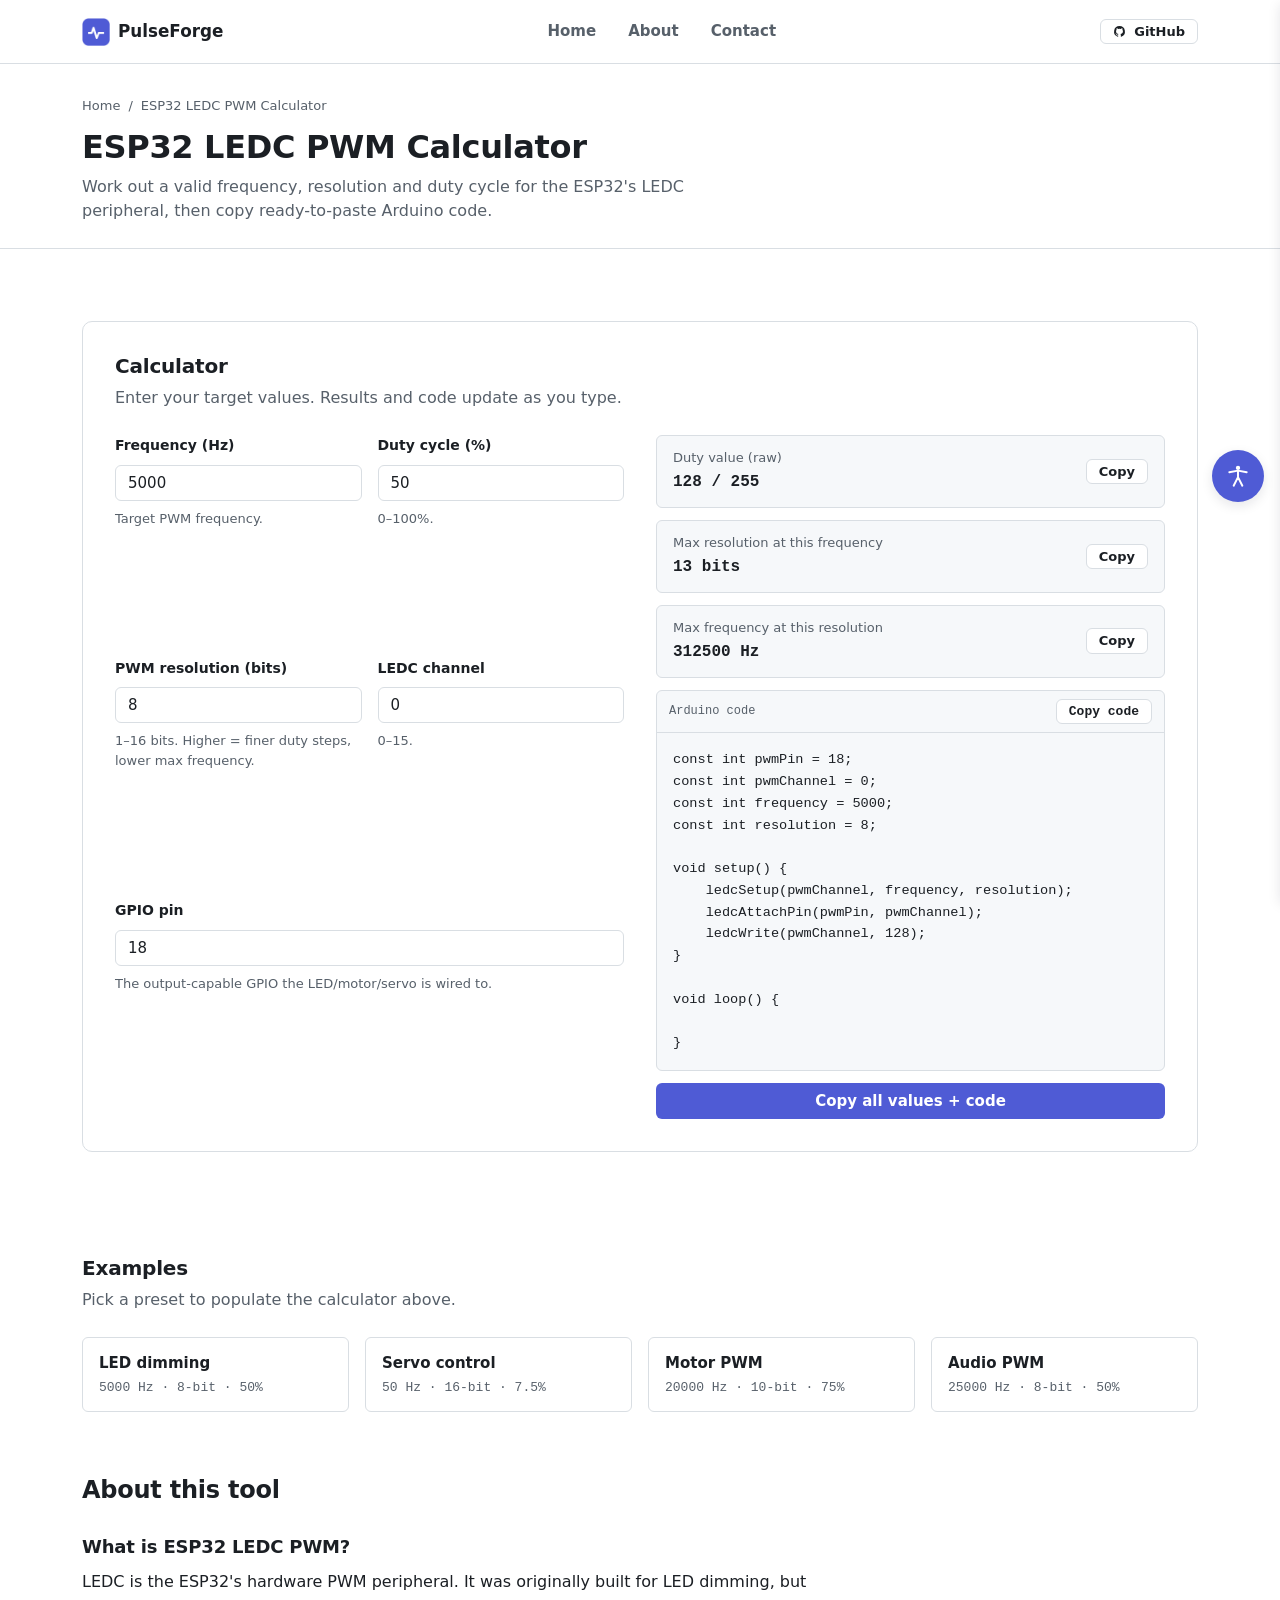
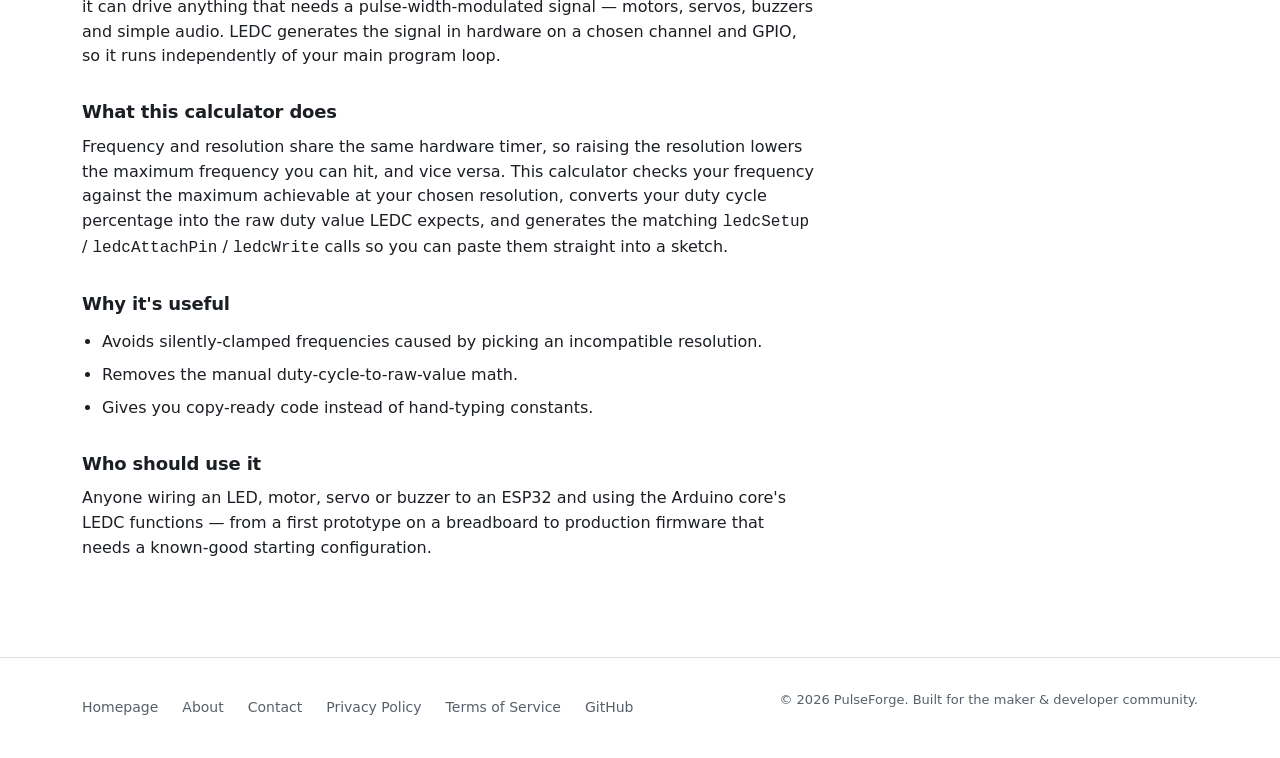
<file: tools/esp32-ledc-pwm/index.html>
<!DOCTYPE html>
<html lang="en" data-color-scheme="light" data-accent="indigo">
<head>
  <meta charset="UTF-8" />
  <meta name="viewport" content="width=device-width, initial-scale=1.0" />
  <title>ESP32 LEDC PWM Calculator — PulseForge</title>
  <meta
    name="description"
    content="Calculate ESP32 LEDC PWM frequency, resolution and duty cycle, validate against hardware limits, and copy ready-to-paste Arduino code."
  />
  <link rel="icon" type="image/x-icon" href="../../favicon.ico" />
  <link rel="apple-touch-icon" href="../../logo.png" />
  <link rel="stylesheet" href="styles.css" />
</head>
<body>
  <a class="skip-link" href="#main">Skip to content</a>

  <!-- ============================= NAVBAR ============================= -->
  <header class="navbar">
    <div class="container navbar__inner">
      <a class="navbar__brand" href="../../index.html">
        <img class="navbar__logo" src="../../logo.png" alt="" width="32" height="32" />
        <span>PulseForge</span>
      </a>

      <nav class="navbar__nav" aria-label="Primary">
        <a class="navbar__link" href="../../index.html">Home</a>
        <a class="navbar__link" href="../../about.html">About</a>
        <a class="navbar__link" href="../../contact.html">Contact</a>
      </nav>

      <div class="navbar__actions">
        <a class="btn btn--secondary btn--sm" href="https://github.com/theNeonTerminal/PulseForge" target="_blank" rel="noopener noreferrer">
          <svg viewBox="0 0 24 24" fill="none" aria-hidden="true"><path d="M12 2a10 10 0 00-3.16 19.49c.5.09.68-.22.68-.48v-1.7c-2.78.6-3.37-1.34-3.37-1.34-.46-1.16-1.11-1.47-1.11-1.47-.91-.62.07-.6.07-.6 1 .07 1.53 1.03 1.53 1.03.89 1.53 2.34 1.09 2.91.83.09-.65.35-1.09.63-1.34-2.22-.25-4.56-1.11-4.56-4.94 0-1.09.39-1.98 1.03-2.68-.1-.25-.45-1.27.1-2.65 0 0 .84-.27 2.75 1.02a9.6 9.6 0 015 0c1.91-1.29 2.75-1.02 2.75-1.02.55 1.38.2 2.4.1 2.65.64.7 1.03 1.59 1.03 2.68 0 3.84-2.34 4.68-4.57 4.93.36.31.68.92.68 1.85v2.74c0 .27.18.58.69.48A10 10 0 0012 2z" fill="currentColor"/></svg>
          GitHub
        </a>
        <button class="navbar__menu-toggle" type="button" aria-label="Toggle menu" aria-expanded="false" data-menu-toggle>
          <svg viewBox="0 0 24 24" fill="none" aria-hidden="true"><path d="M4 7h16M4 12h16M4 17h16" stroke="currentColor" stroke-width="2" stroke-linecap="round"/></svg>
        </button>
      </div>
    </div>
    <nav class="navbar__mobile-nav container" aria-label="Primary mobile" hidden data-mobile-nav>
      <a class="navbar__link" href="../../index.html">Home</a>
      <a class="navbar__link" href="../../about.html">About</a>
      <a class="navbar__link" href="../../contact.html">Contact</a>
      <a class="navbar__link" href="https://github.com/theNeonTerminal/PulseForge" target="_blank" rel="noopener noreferrer">GitHub</a>
    </nav>
  </header>

  <main id="main">
    <!-- ============================= PAGE HEADER ============================= -->
    <div class="page-header">
      <div class="container">
        <p class="breadcrumb">
          <a href="../../index.html">Home</a>
          <span aria-hidden="true">/</span>
          <span>ESP32 LEDC PWM Calculator</span>
        </p>
        <h1 class="page-header__title">ESP32 LEDC PWM Calculator</h1>
        <p class="page-header__lede">
          Work out a valid frequency, resolution and duty cycle for the ESP32's LEDC
          peripheral, then copy ready-to-paste Arduino code.
        </p>
      </div>
    </div>

    <!-- ============================= CALCULATOR ============================= -->
    <section class="section container" aria-labelledby="calc-heading">
      <div class="panel">
        <h2 id="calc-heading" class="panel__title">Calculator</h2>
        <p class="panel__lede">Enter your target values. Results and code update as you type.</p>

        <div class="calc">
          <form class="calc__form" data-calc-form novalidate>
            <div class="field">
              <label class="field__label" for="freq">Frequency (Hz)</label>
              <input class="input" type="number" id="freq" min="1" step="1" value="5000" inputmode="numeric" />
              <span class="field__hint">Target PWM frequency.</span>
              <span class="field__error" data-error-for="freq">Enter a frequency greater than 0.</span>
            </div>

            <div class="field">
              <label class="field__label" for="duty">Duty cycle (%)</label>
              <input class="input" type="number" id="duty" min="0" max="100" step="0.1" value="50" inputmode="decimal" />
              <span class="field__hint">0–100%.</span>
              <span class="field__error" data-error-for="duty">Enter a value between 0 and 100.</span>
            </div>

            <div class="field">
              <label class="field__label" for="resolution">PWM resolution (bits)</label>
              <input class="input" type="number" id="resolution" min="1" max="16" step="1" value="8" inputmode="numeric" />
              <span class="field__hint">1–16 bits. Higher = finer duty steps, lower max frequency.</span>
              <span class="field__error" data-error-for="resolution">Enter a whole number from 1 to 16.</span>
            </div>

            <div class="field">
              <label class="field__label" for="channel">LEDC channel</label>
              <input class="input" type="number" id="channel" min="0" max="15" step="1" value="0" inputmode="numeric" />
              <span class="field__hint">0–15.</span>
              <span class="field__error" data-error-for="channel">Enter a whole number from 0 to 15.</span>
            </div>

            <div class="field field--full">
              <label class="field__label" for="gpio">GPIO pin</label>
              <input class="input" type="number" id="gpio" min="0" max="39" step="1" value="18" inputmode="numeric" />
              <span class="field__hint">The output-capable GPIO the LED/motor/servo is wired to.</span>
              <span class="field__error" data-error-for="gpio">Enter a whole number from 0 to 39.</span>
            </div>
          </form>

          <div class="calc__results">
            <div class="result-row">
              <div>
                <div class="result-row__label">Duty value (raw)</div>
                <div class="result-row__value" data-result="dutyRaw">128 / 255</div>
              </div>
              <button class="btn btn--secondary btn--sm" type="button" data-copy="dutyRaw">Copy</button>
            </div>

            <div class="result-row">
              <div>
                <div class="result-row__label">Max resolution at this frequency</div>
                <div class="result-row__value" data-result="maxResAtFreq">13 bits</div>
              </div>
              <button class="btn btn--secondary btn--sm" type="button" data-copy="maxResAtFreq">Copy</button>
            </div>

            <div class="result-row">
              <div>
                <div class="result-row__label">Max frequency at this resolution</div>
                <div class="result-row__value" data-result="maxFreqAtRes">312500 Hz</div>
              </div>
              <button class="btn btn--secondary btn--sm" type="button" data-copy="maxFreqAtRes">Copy</button>
            </div>

            <div id="calcNotice" class="field__error" data-calc-notice style="display:none; font-size: 0.8125rem;"></div>

            <div class="code-block">
              <div class="code-block__header">
                <span>Arduino code</span>
                <button class="btn btn--secondary btn--sm" type="button" data-copy="code">Copy code</button>
              </div>
              <pre><code data-result="code">const int pwmPin = 18;
const int pwmChannel = 0;
const int frequency = 5000;
const int resolution = 8;

void setup() {
    ledcSetup(pwmChannel, frequency, resolution);
    ledcAttachPin(pwmPin, pwmChannel);
    ledcWrite(pwmChannel, 128);
}

void loop() {

}</code></pre>
            </div>

            <button class="btn btn--primary" type="button" data-copy-all>Copy all values + code</button>
          </div>
        </div>
      </div>
    </section>

    <!-- ============================= EXAMPLES ============================= -->
    <section class="section section--tight container" aria-labelledby="examples-heading">
      <h2 id="examples-heading" class="panel__title" style="margin-bottom: var(--space-2);">Examples</h2>
      <p class="text-muted" style="margin-bottom: var(--space-5);">Pick a preset to populate the calculator above.</p>

      <div class="example-grid" data-examples>
        <button
          type="button"
          class="example-card"
          data-example='{"freq":5000,"duty":50,"resolution":8,"channel":0,"gpio":18}'
        >
          <span class="example-card__title">LED dimming</span>
          <span class="example-card__meta">5000 Hz · 8-bit · 50%</span>
        </button>

        <button
          type="button"
          class="example-card"
          data-example='{"freq":50,"duty":7.5,"resolution":16,"channel":1,"gpio":19}'
        >
          <span class="example-card__title">Servo control</span>
          <span class="example-card__meta">50 Hz · 16-bit · 7.5%</span>
        </button>

        <button
          type="button"
          class="example-card"
          data-example='{"freq":20000,"duty":75,"resolution":10,"channel":2,"gpio":21}'
        >
          <span class="example-card__title">Motor PWM</span>
          <span class="example-card__meta">20000 Hz · 10-bit · 75%</span>
        </button>

        <button
          type="button"
          class="example-card"
          data-example='{"freq":25000,"duty":50,"resolution":8,"channel":3,"gpio":22}'
        >
          <span class="example-card__title">Audio PWM</span>
          <span class="example-card__meta">25000 Hz · 8-bit · 50%</span>
        </button>
      </div>
    </section>

    <!-- ============================= DESCRIPTION ============================= -->
    <section class="section section--tight container" aria-labelledby="about-heading">
      <div class="prose">
        <h2 id="about-heading" style="margin-top:0;">About this tool</h2>

        <h3>What is ESP32 LEDC PWM?</h3>
        <p>
          LEDC is the ESP32's hardware PWM peripheral. It was originally built for LED
          dimming, but it can drive anything that needs a pulse-width-modulated signal —
          motors, servos, buzzers and simple audio. LEDC generates the signal in hardware
          on a chosen channel and GPIO, so it runs independently of your main program loop.
        </p>

        <h3>What this calculator does</h3>
        <p>
          Frequency and resolution share the same hardware timer, so raising the resolution
          lowers the maximum frequency you can hit, and vice versa. This calculator checks
          your frequency against the maximum achievable at your chosen resolution, converts
          your duty cycle percentage into the raw duty value LEDC expects, and generates the
          matching <code>ledcSetup</code> / <code>ledcAttachPin</code> / <code>ledcWrite</code> calls
          so you can paste them straight into a sketch.
        </p>

        <h3>Why it's useful</h3>
        <ul>
          <li>Avoids silently-clamped frequencies caused by picking an incompatible resolution.</li>
          <li>Removes the manual duty-cycle-to-raw-value math.</li>
          <li>Gives you copy-ready code instead of hand-typing constants.</li>
        </ul>

        <h3>Who should use it</h3>
        <p>
          Anyone wiring an LED, motor, servo or buzzer to an ESP32 and using the Arduino
          core's LEDC functions — from a first prototype on a breadboard to production
          firmware that needs a known-good starting configuration.
        </p>
      </div>
    </section>
  </main>

  <!-- ============================= FOOTER ============================= -->
  <footer class="footer">
    <div class="container footer__inner">
      <div class="footer__links">
        <a class="footer__link" href="../../index.html">Homepage</a>
        <a class="footer__link" href="../../about.html">About</a>
        <a class="footer__link" href="../../contact.html">Contact</a>
        <a class="footer__link" href="../../privacy.html">Privacy Policy</a>
        <a class="footer__link" href="../../terms.html">Terms of Service</a>
        <a class="footer__link" href="https://github.com/theNeonTerminal/PulseForge" target="_blank" rel="noopener noreferrer">GitHub</a>
      </div>
      <p class="footer__copy">© 2026 PulseForge. Built for the maker &amp; developer community.</p>
    </div>
  </footer>

  <script src="../../shared/js/utils.js"></script>
  <script src="../../shared/js/accessibility.js"></script>
  <script src="script.js"></script>
</body>
</html>
</file>
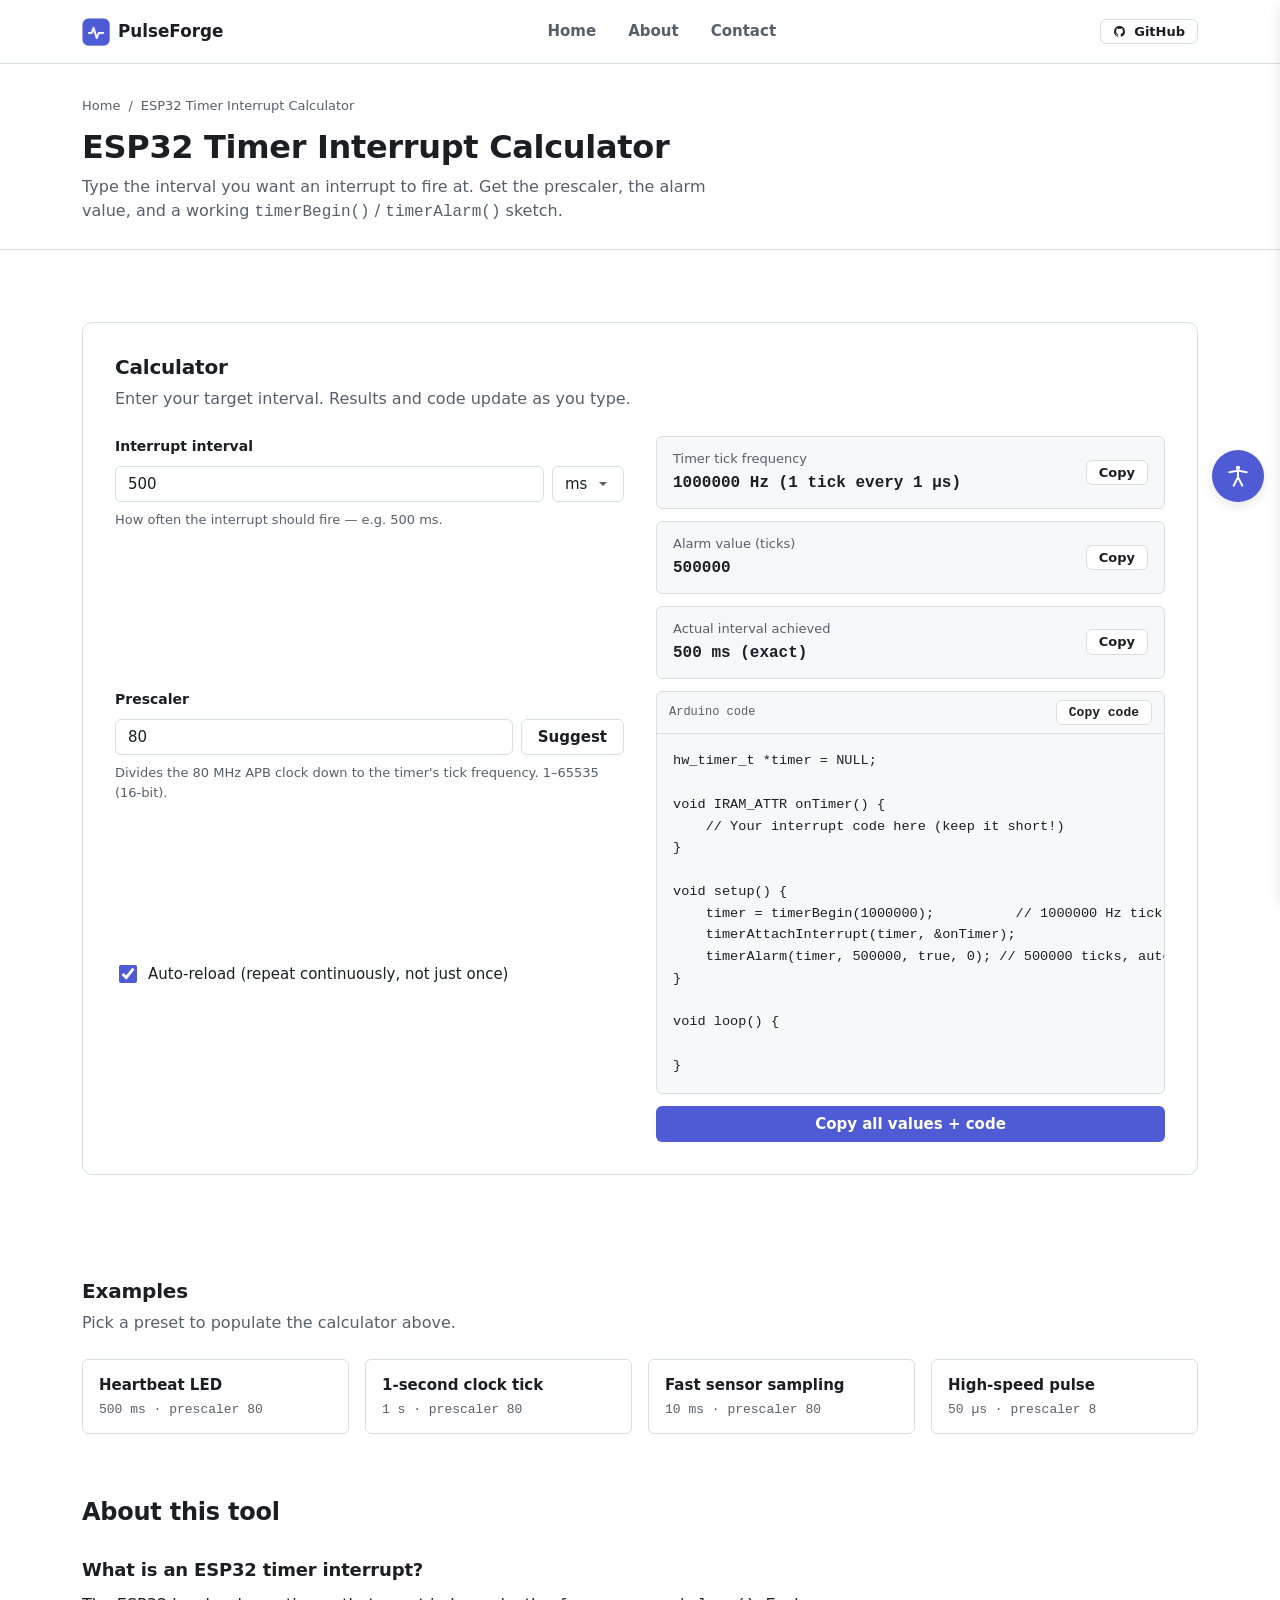
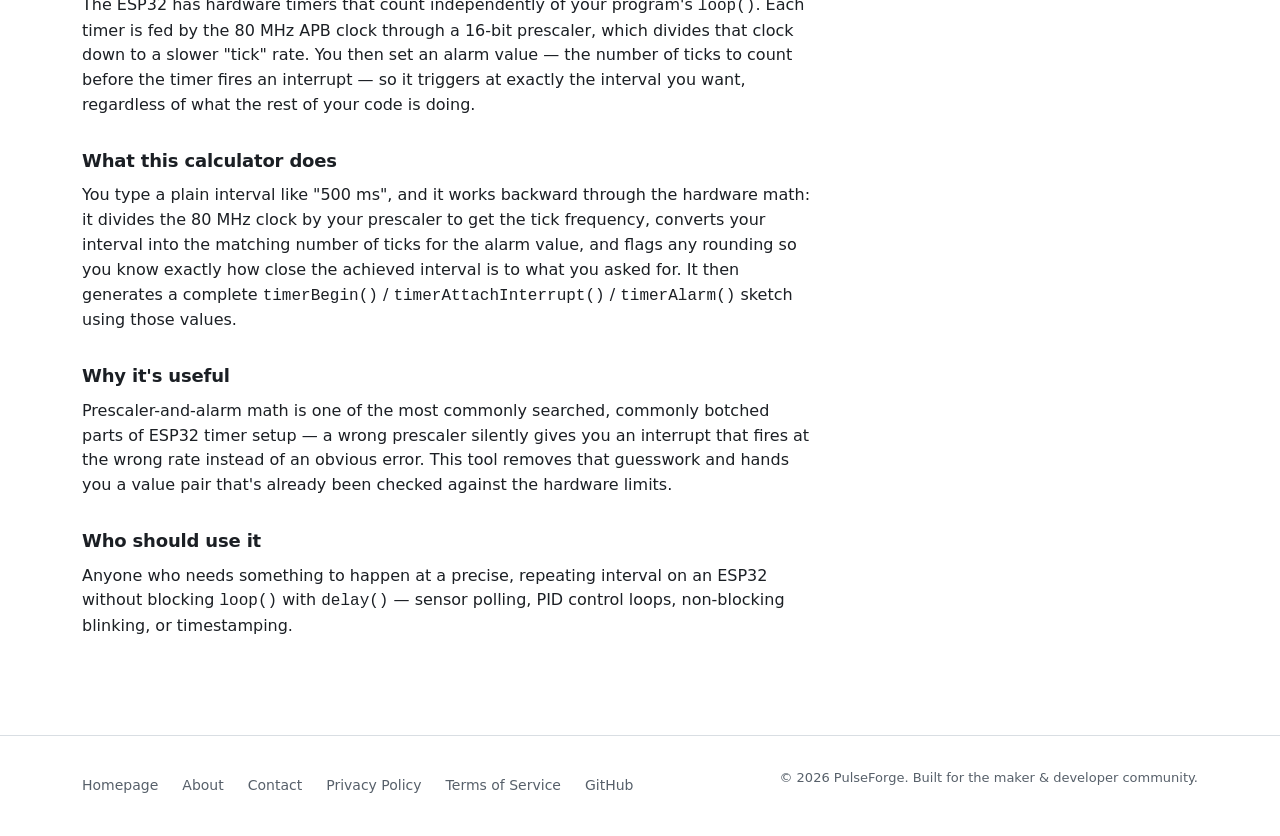
<file: tools/esp32-timer-interrupt/index.html>
<!DOCTYPE html>
<html lang="en" data-color-scheme="light" data-accent="indigo">
<head>
  <meta charset="UTF-8" />
  <meta name="viewport" content="width=device-width, initial-scale=1.0" />
  <title>ESP32 Timer Interrupt Calculator — PulseForge</title>
  <meta
    name="description"
    content="Turn a plain time interval into an ESP32 hardware timer prescaler, alarm value, and working timerBegin()/timerAlarm() Arduino code."
  />
  <link rel="icon" type="image/x-icon" href="../../favicon.ico" />
  <link rel="apple-touch-icon" href="../../logo.png" />
  <link rel="stylesheet" href="styles.css" />
</head>
<body>
  <a class="skip-link" href="#main">Skip to content</a>

  <!-- ============================= NAVBAR ============================= -->
  <header class="navbar">
    <div class="container navbar__inner">
      <a class="navbar__brand" href="../../index.html">
        <img class="navbar__logo" src="../../logo.png" alt="" width="32" height="32" />
        <span>PulseForge</span>
      </a>

      <nav class="navbar__nav" aria-label="Primary">
        <a class="navbar__link" href="../../index.html">Home</a>
        <a class="navbar__link" href="../../about.html">About</a>
        <a class="navbar__link" href="../../contact.html">Contact</a>
      </nav>

      <div class="navbar__actions">
        <a class="btn btn--secondary btn--sm" href="https://github.com/theNeonTerminal/PulseForge" target="_blank" rel="noopener noreferrer">
          <svg viewBox="0 0 24 24" fill="none" aria-hidden="true"><path d="M12 2a10 10 0 00-3.16 19.49c.5.09.68-.22.68-.48v-1.7c-2.78.6-3.37-1.34-3.37-1.34-.46-1.16-1.11-1.47-1.11-1.47-.91-.62.07-.6.07-.6 1 .07 1.53 1.03 1.53 1.03.89 1.53 2.34 1.09 2.91.83.09-.65.35-1.09.63-1.34-2.22-.25-4.56-1.11-4.56-4.94 0-1.09.39-1.98 1.03-2.68-.1-.25-.45-1.27.1-2.65 0 0 .84-.27 2.75 1.02a9.6 9.6 0 015 0c1.91-1.29 2.75-1.02 2.75-1.02.55 1.38.2 2.4.1 2.65.64.7 1.03 1.59 1.03 2.68 0 3.84-2.34 4.68-4.57 4.93.36.31.68.92.68 1.85v2.74c0 .27.18.58.69.48A10 10 0 0012 2z" fill="currentColor"/></svg>
          GitHub
        </a>
        <button class="navbar__menu-toggle" type="button" aria-label="Toggle menu" aria-expanded="false" data-menu-toggle>
          <svg viewBox="0 0 24 24" fill="none" aria-hidden="true"><path d="M4 7h16M4 12h16M4 17h16" stroke="currentColor" stroke-width="2" stroke-linecap="round"/></svg>
        </button>
      </div>
    </div>
    <nav class="navbar__mobile-nav container" aria-label="Primary mobile" hidden data-mobile-nav>
      <a class="navbar__link" href="../../index.html">Home</a>
      <a class="navbar__link" href="../../about.html">About</a>
      <a class="navbar__link" href="../../contact.html">Contact</a>
      <a class="navbar__link" href="https://github.com/theNeonTerminal/PulseForge" target="_blank" rel="noopener noreferrer">GitHub</a>
    </nav>
  </header>

  <main id="main">
    <!-- ============================= PAGE HEADER ============================= -->
    <div class="page-header">
      <div class="container">
        <p class="breadcrumb">
          <a href="../../index.html">Home</a>
          <span aria-hidden="true">/</span>
          <span>ESP32 Timer Interrupt Calculator</span>
        </p>
        <h1 class="page-header__title">ESP32 Timer Interrupt Calculator</h1>
        <p class="page-header__lede">
          Type the interval you want an interrupt to fire at. Get the prescaler, the
          alarm value, and a working <code>timerBegin()</code> / <code>timerAlarm()</code> sketch.
        </p>
      </div>
    </div>

    <!-- ============================= CALCULATOR ============================= -->
    <section class="section container" aria-labelledby="calc-heading">
      <div class="panel">
        <h2 id="calc-heading" class="panel__title">Calculator</h2>
        <p class="panel__lede">Enter your target interval. Results and code update as you type.</p>

        <div class="calc">
          <form class="calc__form" data-calc-form novalidate>
            <div class="field field--full">
              <label class="field__label" for="intervalValue">Interrupt interval</label>
              <div class="interval-row">
                <input class="input" type="number" id="intervalValue" min="0.001" step="any" value="500" inputmode="decimal" />
                <select class="select" id="intervalUnit" aria-label="Interval unit">
                  <option value="us">µs</option>
                  <option value="ms" selected>ms</option>
                  <option value="s">s</option>
                </select>
              </div>
              <span class="field__hint">How often the interrupt should fire — e.g. 500 ms.</span>
              <span class="field__error" data-error-for="intervalValue">Enter a value greater than 0.</span>
            </div>

            <div class="field field--full">
              <label class="field__label" for="prescaler">Prescaler</label>
              <div class="interval-row">
                <input class="input" type="number" id="prescaler" min="1" max="65535" step="1" value="80" inputmode="numeric" />
                <button class="btn btn--secondary" type="button" data-suggest-prescaler>Suggest</button>
              </div>
              <span class="field__hint">
                Divides the 80 MHz APB clock down to the timer's tick frequency. 1–65535 (16-bit).
              </span>
              <span class="field__error" data-error-for="prescaler">Enter a whole number from 1 to 65535.</span>
            </div>

            <div class="field field--full">
              <label class="field__checkbox-label" for="autoreload">
                <input type="checkbox" id="autoreload" checked />
                Auto-reload (repeat continuously, not just once)
              </label>
            </div>
          </form>

          <div class="calc__results">
            <div class="result-row">
              <div>
                <div class="result-row__label">Timer tick frequency</div>
                <div class="result-row__value" data-result="tickFreq">1000000 Hz (1 tick every 1 µs)</div>
              </div>
              <button class="btn btn--secondary btn--sm" type="button" data-copy="tickFreq">Copy</button>
            </div>

            <div class="result-row">
              <div>
                <div class="result-row__label">Alarm value (ticks)</div>
                <div class="result-row__value" data-result="alarmValue">500000</div>
              </div>
              <button class="btn btn--secondary btn--sm" type="button" data-copy="alarmValue">Copy</button>
            </div>

            <div class="result-row">
              <div>
                <div class="result-row__label">Actual interval achieved</div>
                <div class="result-row__value" data-result="actualInterval">500 ms (exact)</div>
              </div>
              <button class="btn btn--secondary btn--sm" type="button" data-copy="actualInterval">Copy</button>
            </div>

            <div class="field__error" data-calc-notice style="display:none; font-size: 0.8125rem;"></div>

            <div class="code-block">
              <div class="code-block__header">
                <span>Arduino code</span>
                <button class="btn btn--secondary btn--sm" type="button" data-copy="code">Copy code</button>
              </div>
              <pre><code data-result="code">hw_timer_t *timer = NULL;

void IRAM_ATTR onTimer() {
    // Your interrupt code here (keep it short!)
}

void setup() {
    timer = timerBegin(1000000);          // 1000000 Hz tick rate (80 MHz / prescaler 80)
    timerAttachInterrupt(timer, &onTimer);
    timerAlarm(timer, 500000, true, 0);   // 500000 ticks = 500 ms, auto-reload, repeat forever
}

void loop() {

}</code></pre>
            </div>

            <button class="btn btn--primary" type="button" data-copy-all>Copy all values + code</button>
          </div>
        </div>
      </div>
    </section>

    <!-- ============================= EXAMPLES ============================= -->
    <section class="section section--tight container" aria-labelledby="examples-heading">
      <h2 id="examples-heading" class="panel__title" style="margin-bottom: var(--space-2);">Examples</h2>
      <p class="text-muted" style="margin-bottom: var(--space-5);">Pick a preset to populate the calculator above.</p>

      <div class="example-grid" data-examples>
        <button
          type="button"
          class="example-card"
          data-example='{"value":500,"unit":"ms","prescaler":80,"autoreload":true}'
        >
          <span class="example-card__title">Heartbeat LED</span>
          <span class="example-card__meta">500 ms · prescaler 80</span>
        </button>

        <button
          type="button"
          class="example-card"
          data-example='{"value":1,"unit":"s","prescaler":80,"autoreload":true}'
        >
          <span class="example-card__title">1-second clock tick</span>
          <span class="example-card__meta">1 s · prescaler 80</span>
        </button>

        <button
          type="button"
          class="example-card"
          data-example='{"value":10,"unit":"ms","prescaler":80,"autoreload":true}'
        >
          <span class="example-card__title">Fast sensor sampling</span>
          <span class="example-card__meta">10 ms · prescaler 80</span>
        </button>

        <button
          type="button"
          class="example-card"
          data-example='{"value":50,"unit":"us","prescaler":8,"autoreload":true}'
        >
          <span class="example-card__title">High-speed pulse</span>
          <span class="example-card__meta">50 µs · prescaler 8</span>
        </button>
      </div>
    </section>

    <!-- ============================= DESCRIPTION ============================= -->
    <section class="section section--tight container" aria-labelledby="about-heading">
      <div class="prose">
        <h2 id="about-heading" style="margin-top:0;">About this tool</h2>

        <h3>What is an ESP32 timer interrupt?</h3>
        <p>
          The ESP32 has hardware timers that count independently of your program's
          <code>loop()</code>. Each timer is fed by the 80 MHz APB clock through a
          16-bit prescaler, which divides that clock down to a slower "tick" rate.
          You then set an alarm value — the number of ticks to count before the timer
          fires an interrupt — so it triggers at exactly the interval you want,
          regardless of what the rest of your code is doing.
        </p>

        <h3>What this calculator does</h3>
        <p>
          You type a plain interval like "500 ms", and it works backward through the
          hardware math: it divides the 80 MHz clock by your prescaler to get the tick
          frequency, converts your interval into the matching number of ticks for the
          alarm value, and flags any rounding so you know exactly how close the
          achieved interval is to what you asked for. It then generates a complete
          <code>timerBegin()</code> / <code>timerAttachInterrupt()</code> /
          <code>timerAlarm()</code> sketch using those values.
        </p>

        <h3>Why it's useful</h3>
        <p>
          Prescaler-and-alarm math is one of the most commonly searched, commonly
          botched parts of ESP32 timer setup — a wrong prescaler silently gives you an
          interrupt that fires at the wrong rate instead of an obvious error. This tool
          removes that guesswork and hands you a value pair that's already been
          checked against the hardware limits.
        </p>

        <h3>Who should use it</h3>
        <p>
          Anyone who needs something to happen at a precise, repeating interval on an
          ESP32 without blocking <code>loop()</code> with <code>delay()</code> —
          sensor polling, PID control loops, non-blocking blinking, or timestamping.
        </p>
      </div>
    </section>
  </main>

  <!-- ============================= FOOTER ============================= -->
  <footer class="footer">
    <div class="container footer__inner">
      <div class="footer__links">
        <a class="footer__link" href="../../index.html">Homepage</a>
        <a class="footer__link" href="../../about.html">About</a>
        <a class="footer__link" href="../../contact.html">Contact</a>
        <a class="footer__link" href="../../privacy.html">Privacy Policy</a>
        <a class="footer__link" href="../../terms.html">Terms of Service</a>
        <a class="footer__link" href="https://github.com/theNeonTerminal/PulseForge" target="_blank" rel="noopener noreferrer">GitHub</a>
      </div>
      <p class="footer__copy">© 2026 PulseForge. Built for the maker &amp; developer community.</p>
    </div>
  </footer>

  <script src="../../shared/js/utils.js"></script>
  <script src="../../shared/js/accessibility.js"></script>
  <script src="script.js"></script>
</body>
</html>
</file>
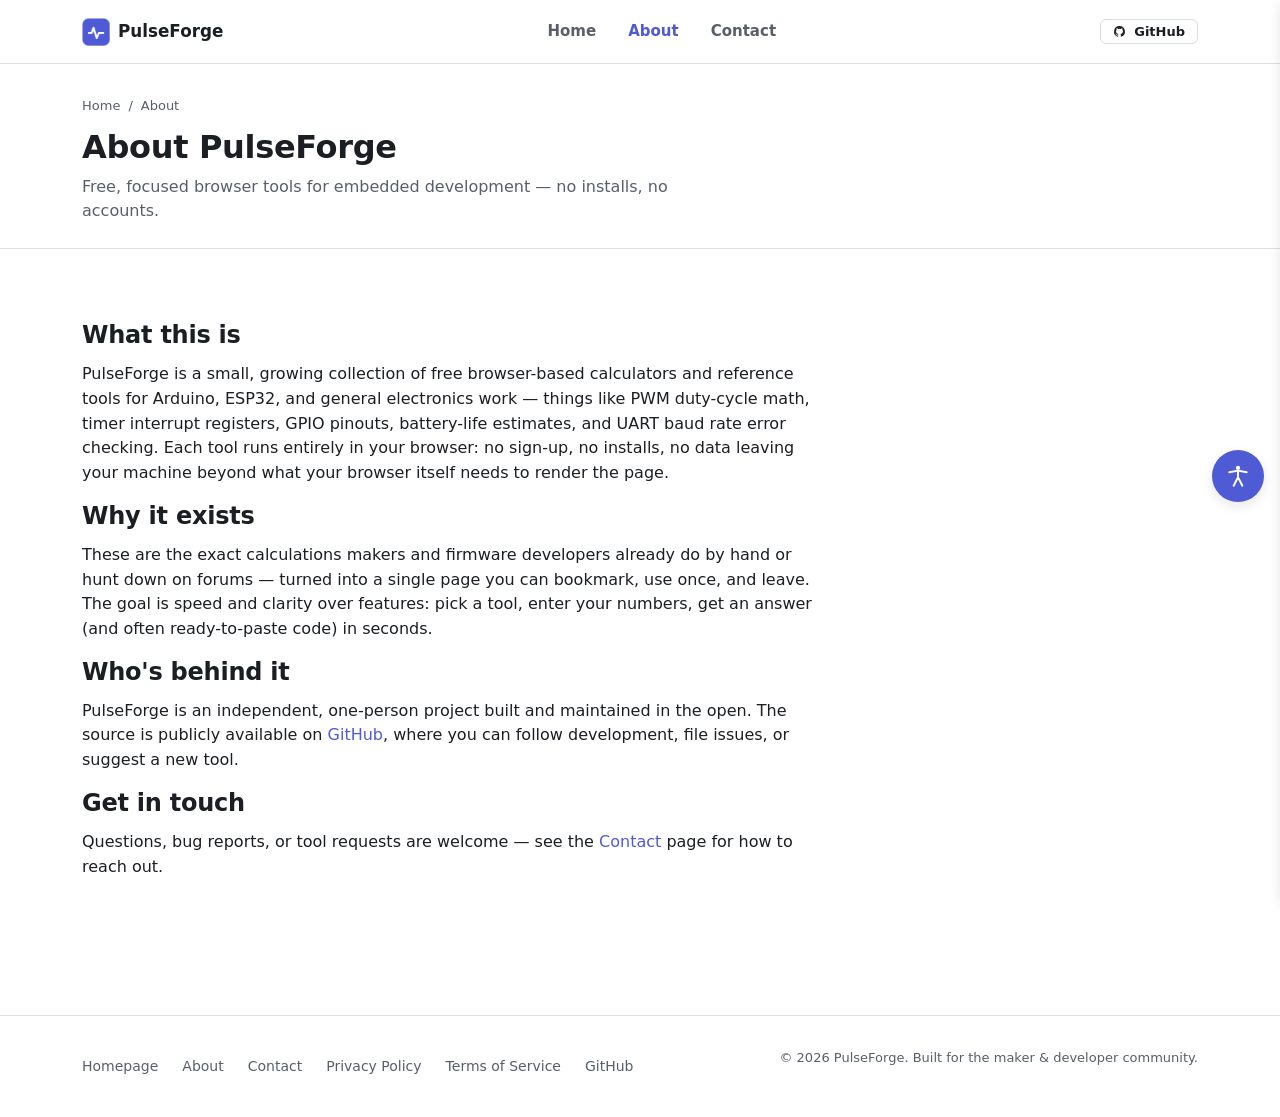
<file: about.html>
<!DOCTYPE html>
<html lang="en" data-color-scheme="light" data-accent="indigo">
<head>
  <meta charset="UTF-8" />
  <meta name="viewport" content="width=device-width, initial-scale=1.0" />
  <title>About — PulseForge</title>
  <meta name="description" content="About PulseForge — a free, independent collection of browser-based tools for Arduino, ESP32, and embedded development." />
  <!-- Google Search Console site-ownership verification: replace with your own
       verification meta tag before submitting to Google AdSense / Search Console.
  <meta name="google-site-verification" content="YOUR_VERIFICATION_CODE_HERE" /> -->
  <link rel="icon" type="image/x-icon" href="favicon.ico" />
  <link rel="apple-touch-icon" href="logo.png" />
  <link rel="stylesheet" href="styles.css" />
</head>
<body>
  <a class="skip-link" href="#main">Skip to content</a>

  <!-- ============================= NAVBAR ============================= -->
  <header class="navbar">
    <div class="container navbar__inner">
      <a class="navbar__brand" href="index.html">
        <img class="navbar__logo" src="logo.png" alt="" width="32" height="32" />
        <span>PulseForge</span>
      </a>

      <nav class="navbar__nav" aria-label="Primary">
        <a class="navbar__link" href="index.html">Home</a>
        <a class="navbar__link is-active" href="about.html">About</a>
        <a class="navbar__link" href="contact.html">Contact</a>
      </nav>

      <div class="navbar__actions">
        <a class="btn btn--secondary btn--sm" href="https://github.com/theNeonTerminal/PulseForge" target="_blank" rel="noopener noreferrer">
          <svg viewBox="0 0 24 24" fill="none" aria-hidden="true"><path d="M12 2a10 10 0 00-3.16 19.49c.5.09.68-.22.68-.48v-1.7c-2.78.6-3.37-1.34-3.37-1.34-.46-1.16-1.11-1.47-1.11-1.47-.91-.62.07-.6.07-.6 1 .07 1.53 1.03 1.53 1.03.89 1.53 2.34 1.09 2.91.83.09-.65.35-1.09.63-1.34-2.22-.25-4.56-1.11-4.56-4.94 0-1.09.39-1.98 1.03-2.68-.1-.25-.45-1.27.1-2.65 0 0 .84-.27 2.75 1.02a9.6 9.6 0 015 0c1.91-1.29 2.75-1.02 2.75-1.02.55 1.38.2 2.4.1 2.65.64.7 1.03 1.59 1.03 2.68 0 3.84-2.34 4.68-4.57 4.93.36.31.68.92.68 1.85v2.74c0 .27.18.58.69.48A10 10 0 0012 2z" fill="currentColor"/></svg>
          GitHub
        </a>
        <button class="navbar__menu-toggle" type="button" aria-label="Toggle menu" aria-expanded="false" data-menu-toggle>
          <svg viewBox="0 0 24 24" fill="none" aria-hidden="true"><path d="M4 7h16M4 12h16M4 17h16" stroke="currentColor" stroke-width="2" stroke-linecap="round"/></svg>
        </button>
      </div>
    </div>
    <nav class="navbar__mobile-nav container" aria-label="Primary mobile" hidden data-mobile-nav>
      <a class="navbar__link" href="index.html">Home</a>
      <a class="navbar__link is-active" href="about.html">About</a>
      <a class="navbar__link" href="contact.html">Contact</a>
      <a class="navbar__link" href="https://github.com/theNeonTerminal/PulseForge" target="_blank" rel="noopener noreferrer">GitHub</a>
    </nav>
  </header>

  <main id="main">
    <div class="page-header">
      <div class="container">
        <p class="breadcrumb"><a href="index.html">Home</a> <span aria-hidden="true">/</span> <span>About</span></p>
        <h1 class="page-header__title">About PulseForge</h1>
        <p class="page-header__lede">Free, focused browser tools for embedded development — no installs, no accounts.</p>
      </div>
    </div>

    <section class="section container">
      <div class="prose">
        <h2 style="margin-top:0;">What this is</h2>
        <p>
          PulseForge is a small, growing collection of free browser-based calculators and
          reference tools for Arduino, ESP32, and general electronics work — things like PWM
          duty-cycle math, timer interrupt registers, GPIO pinouts, battery-life estimates, and
          UART baud rate error checking. Each tool runs entirely in your browser: no sign-up, no
          installs, no data leaving your machine beyond what your browser itself needs to render
          the page.
        </p>

        <h2>Why it exists</h2>
        <p>
          These are the exact calculations makers and firmware developers already do by hand or
          hunt down on forums — turned into a single page you can bookmark, use once, and leave.
          The goal is speed and clarity over features: pick a tool, enter your numbers, get an
          answer (and often ready-to-paste code) in seconds.
        </p>

        <h2>Who's behind it</h2>
        <p>
          PulseForge is an independent, one-person project built and maintained in the open.
          The source is publicly available on
          <a href="https://github.com/theNeonTerminal/PulseForge" target="_blank" rel="noopener noreferrer">GitHub</a>,
          where you can follow development, file issues, or suggest a new tool.
        </p>

        <h2>Get in touch</h2>
        <p>
          Questions, bug reports, or tool requests are welcome — see the
          <a href="contact.html">Contact</a> page for how to reach out.
        </p>
      </div>
    </section>

  </main>

  <!-- ============================= FOOTER ============================= -->
  <footer class="footer">
    <div class="container footer__inner">
      <div class="footer__links">
        <a class="footer__link" href="index.html">Homepage</a>
        <a class="footer__link" href="about.html">About</a>
        <a class="footer__link" href="contact.html">Contact</a>
        <a class="footer__link" href="privacy.html">Privacy Policy</a>
        <a class="footer__link" href="terms.html">Terms of Service</a>
        <a class="footer__link" href="https://github.com/theNeonTerminal/PulseForge" target="_blank" rel="noopener noreferrer">GitHub</a>
      </div>
      <p class="footer__copy">© 2026 PulseForge. Built for the maker &amp; developer community.</p>
    </div>
  </footer>

  <script src="shared/js/utils.js"></script>
  <script src="shared/js/accessibility.js"></script>
</body>
</html>
</file>
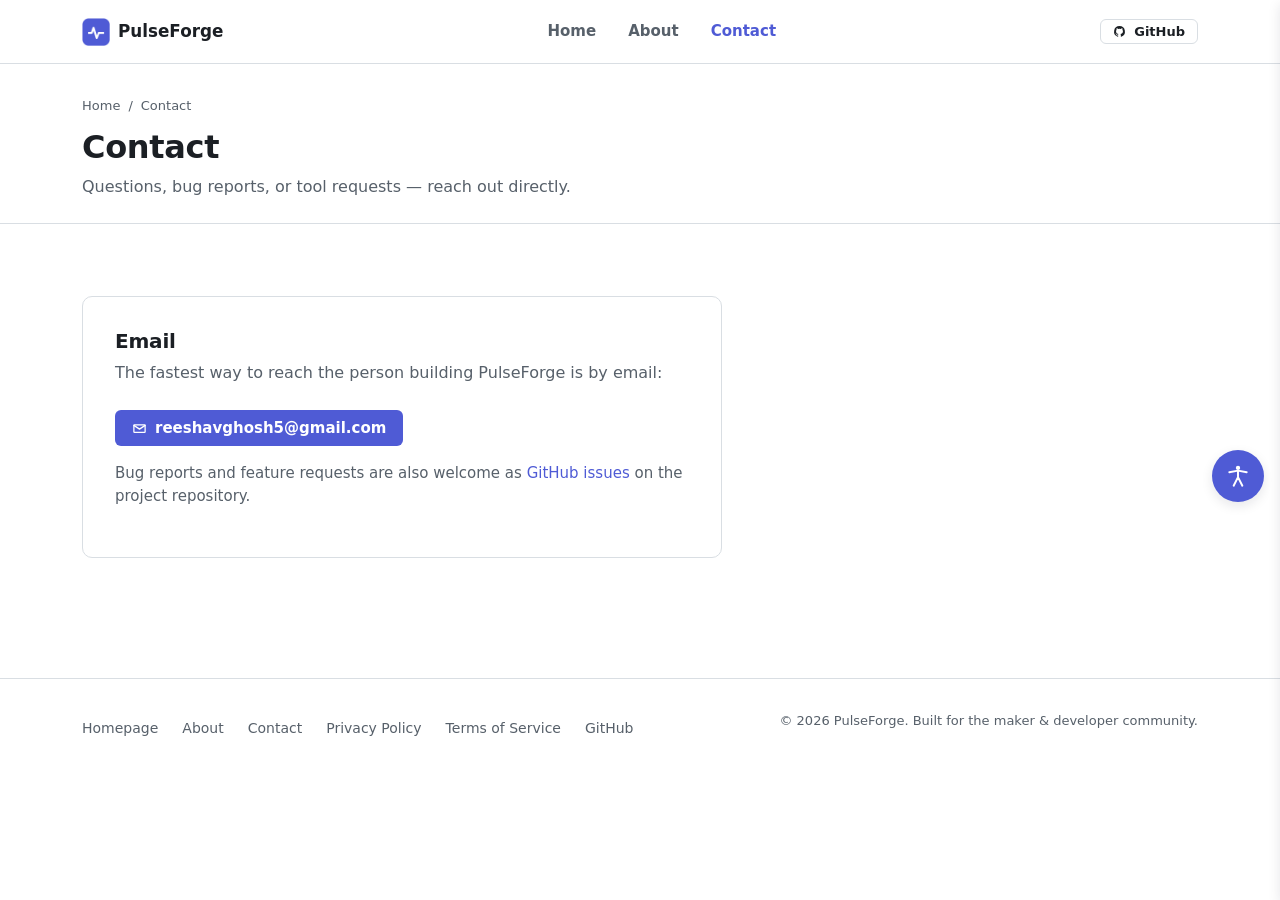
<file: contact.html>
<!DOCTYPE html>
<html lang="en" data-color-scheme="light" data-accent="indigo">
<head>
  <meta charset="UTF-8" />
  <meta name="viewport" content="width=device-width, initial-scale=1.0" />
  <title>Contact — PulseForge</title>
  <meta name="description" content="Contact PulseForge — email reeshavghosh5@gmail.com or open an issue on GitHub for bug reports and tool requests." />
  <!-- Google Search Console site-ownership verification: replace with your own
       verification meta tag before submitting to Google AdSense / Search Console.
  <meta name="google-site-verification" content="YOUR_VERIFICATION_CODE_HERE" /> -->
  <link rel="icon" type="image/x-icon" href="favicon.ico" />
  <link rel="apple-touch-icon" href="logo.png" />
  <link rel="stylesheet" href="styles.css" />
</head>
<body>
  <a class="skip-link" href="#main">Skip to content</a>

  <!-- ============================= NAVBAR ============================= -->
  <header class="navbar">
    <div class="container navbar__inner">
      <a class="navbar__brand" href="index.html">
        <img class="navbar__logo" src="logo.png" alt="" width="32" height="32" />
        <span>PulseForge</span>
      </a>

      <nav class="navbar__nav" aria-label="Primary">
        <a class="navbar__link" href="index.html">Home</a>
        <a class="navbar__link" href="about.html">About</a>
        <a class="navbar__link is-active" href="contact.html">Contact</a>
      </nav>

      <div class="navbar__actions">
        <a class="btn btn--secondary btn--sm" href="https://github.com/theNeonTerminal/PulseForge" target="_blank" rel="noopener noreferrer">
          <svg viewBox="0 0 24 24" fill="none" aria-hidden="true"><path d="M12 2a10 10 0 00-3.16 19.49c.5.09.68-.22.68-.48v-1.7c-2.78.6-3.37-1.34-3.37-1.34-.46-1.16-1.11-1.47-1.11-1.47-.91-.62.07-.6.07-.6 1 .07 1.53 1.03 1.53 1.03.89 1.53 2.34 1.09 2.91.83.09-.65.35-1.09.63-1.34-2.22-.25-4.56-1.11-4.56-4.94 0-1.09.39-1.98 1.03-2.68-.1-.25-.45-1.27.1-2.65 0 0 .84-.27 2.75 1.02a9.6 9.6 0 015 0c1.91-1.29 2.75-1.02 2.75-1.02.55 1.38.2 2.4.1 2.65.64.7 1.03 1.59 1.03 2.68 0 3.84-2.34 4.68-4.57 4.93.36.31.68.92.68 1.85v2.74c0 .27.18.58.69.48A10 10 0 0012 2z" fill="currentColor"/></svg>
          GitHub
        </a>
        <button class="navbar__menu-toggle" type="button" aria-label="Toggle menu" aria-expanded="false" data-menu-toggle>
          <svg viewBox="0 0 24 24" fill="none" aria-hidden="true"><path d="M4 7h16M4 12h16M4 17h16" stroke="currentColor" stroke-width="2" stroke-linecap="round"/></svg>
        </button>
      </div>
    </div>
    <nav class="navbar__mobile-nav container" aria-label="Primary mobile" hidden data-mobile-nav>
      <a class="navbar__link" href="index.html">Home</a>
      <a class="navbar__link" href="about.html">About</a>
      <a class="navbar__link is-active" href="contact.html">Contact</a>
      <a class="navbar__link" href="https://github.com/theNeonTerminal/PulseForge" target="_blank" rel="noopener noreferrer">GitHub</a>
    </nav>
  </header>

  <main id="main">
    <div class="page-header">
      <div class="container">
        <p class="breadcrumb"><a href="index.html">Home</a> <span aria-hidden="true">/</span> <span>Contact</span></p>
        <h1 class="page-header__title">Contact</h1>
        <p class="page-header__lede">Questions, bug reports, or tool requests — reach out directly.</p>
      </div>
    </div>

    <section class="section container">
      <div class="panel" style="max-width: 640px;">
        <h2 class="panel__title">Email</h2>
        <p class="panel__lede">
          The fastest way to reach the person building PulseForge is by email:
        </p>
        <p style="margin: var(--space-4) 0;">
          <a class="btn btn--primary" href="mailto:reeshavghosh5@gmail.com">
            <svg viewBox="0 0 24 24" fill="none" aria-hidden="true"><path d="M4 6h16a1 1 0 011 1v10a1 1 0 01-1 1H4a1 1 0 01-1-1V7a1 1 0 011-1z" stroke="currentColor" stroke-width="2"/><path d="M3 7l9 6 9-6" stroke="currentColor" stroke-width="2" stroke-linecap="round" stroke-linejoin="round"/></svg>
            reeshavghosh5@gmail.com
          </a>
        </p>
        <p class="text-muted" style="font-size: 0.9375rem;">
          Bug reports and feature requests are also welcome as
          <a href="https://github.com/theNeonTerminal/PulseForge" target="_blank" rel="noopener noreferrer">GitHub issues</a>
          on the project repository.
        </p>
      </div>
    </section>

  </main>

  <!-- ============================= FOOTER ============================= -->
  <footer class="footer">
    <div class="container footer__inner">
      <div class="footer__links">
        <a class="footer__link" href="index.html">Homepage</a>
        <a class="footer__link" href="about.html">About</a>
        <a class="footer__link" href="contact.html">Contact</a>
        <a class="footer__link" href="privacy.html">Privacy Policy</a>
        <a class="footer__link" href="terms.html">Terms of Service</a>
        <a class="footer__link" href="https://github.com/theNeonTerminal/PulseForge" target="_blank" rel="noopener noreferrer">GitHub</a>
      </div>
      <p class="footer__copy">© 2026 PulseForge. Built for the maker &amp; developer community.</p>
    </div>
  </footer>

  <script src="shared/js/utils.js"></script>
  <script src="shared/js/accessibility.js"></script>
</body>
</html>
</file>
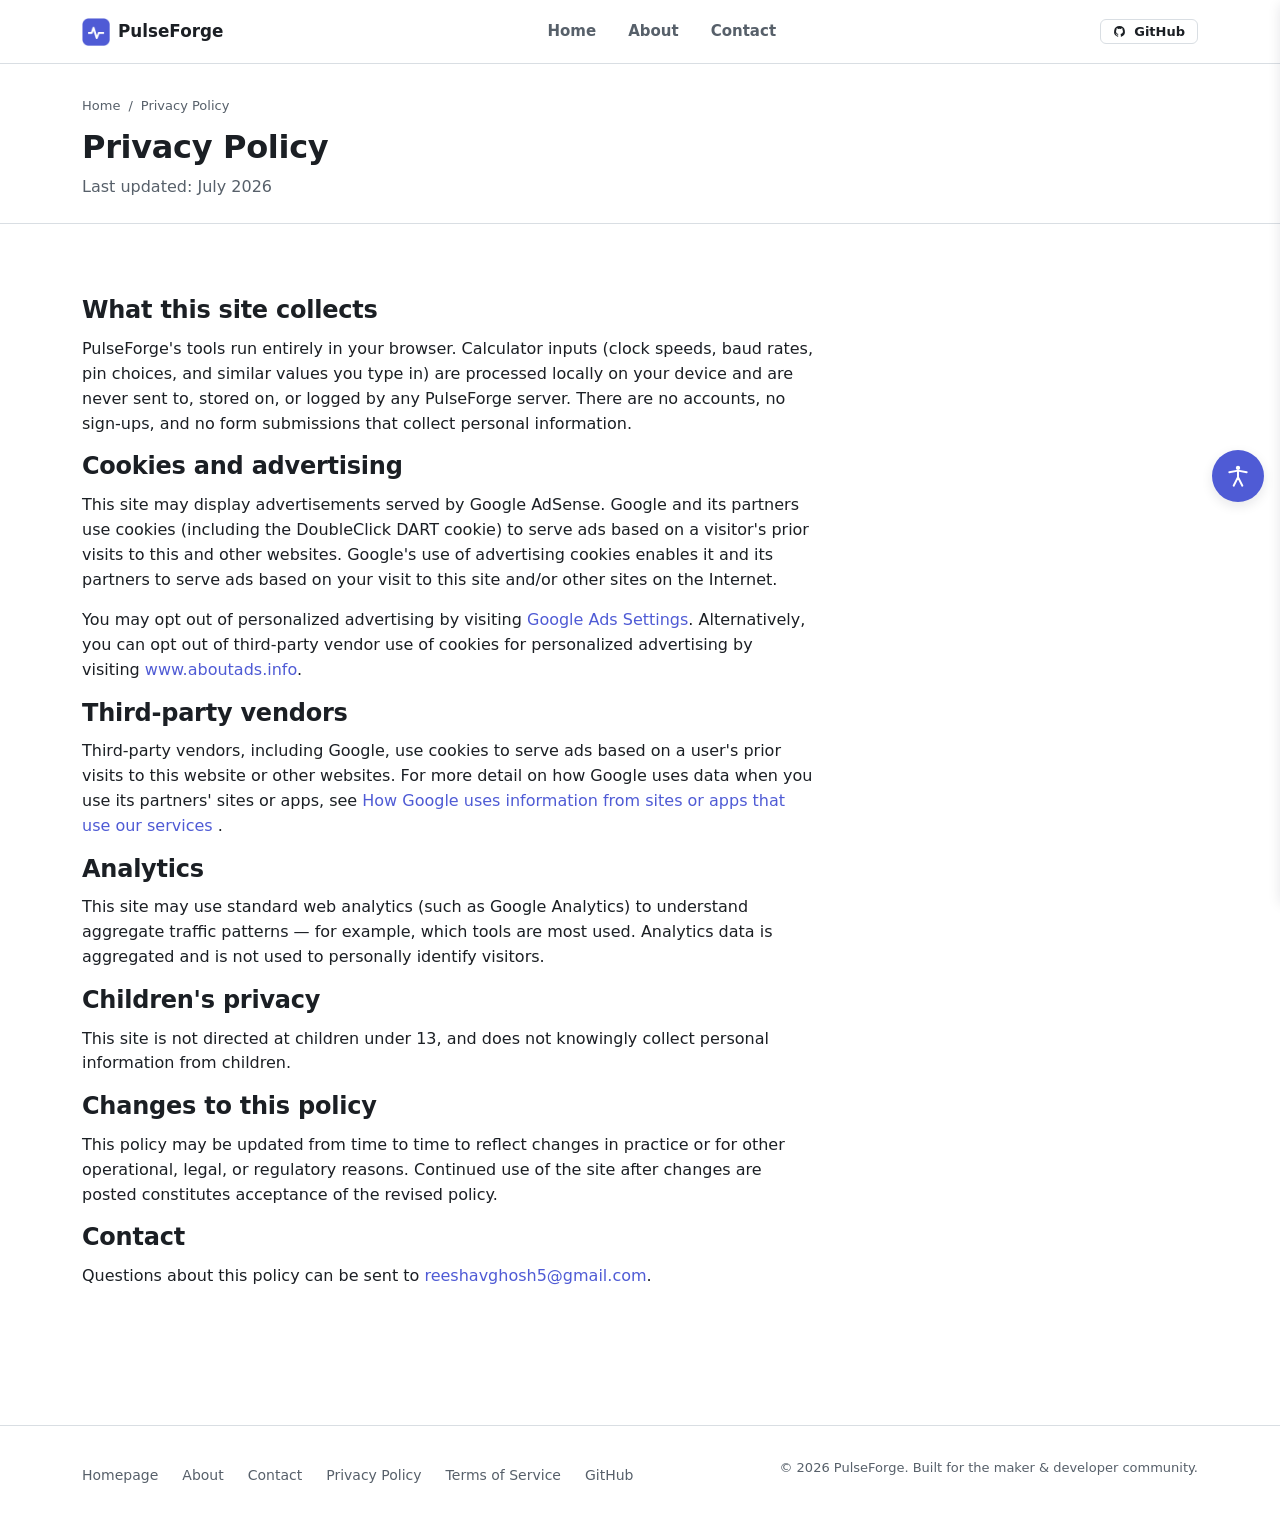
<file: privacy.html>
<!DOCTYPE html>
<html lang="en" data-color-scheme="light" data-accent="indigo">
<head>
  <meta charset="UTF-8" />
  <meta name="viewport" content="width=device-width, initial-scale=1.0" />
  <title>Privacy Policy — PulseForge</title>
  <meta name="description" content="PulseForge privacy policy — how this site handles data, cookies, and Google AdSense advertising." />
  <link rel="icon" type="image/x-icon" href="favicon.ico" />
  <link rel="apple-touch-icon" href="logo.png" />
  <link rel="stylesheet" href="styles.css" />
</head>
<body>
  <a class="skip-link" href="#main">Skip to content</a>

  <!-- ============================= NAVBAR ============================= -->
  <header class="navbar">
    <div class="container navbar__inner">
      <a class="navbar__brand" href="index.html">
        <img class="navbar__logo" src="logo.png" alt="" width="32" height="32" />
        <span>PulseForge</span>
      </a>

      <nav class="navbar__nav" aria-label="Primary">
        <a class="navbar__link" href="index.html">Home</a>
        <a class="navbar__link" href="about.html">About</a>
        <a class="navbar__link" href="contact.html">Contact</a>
      </nav>

      <div class="navbar__actions">
        <a class="btn btn--secondary btn--sm" href="https://github.com/theNeonTerminal/PulseForge" target="_blank" rel="noopener noreferrer">
          <svg viewBox="0 0 24 24" fill="none" aria-hidden="true"><path d="M12 2a10 10 0 00-3.16 19.49c.5.09.68-.22.68-.48v-1.7c-2.78.6-3.37-1.34-3.37-1.34-.46-1.16-1.11-1.47-1.11-1.47-.91-.62.07-.6.07-.6 1 .07 1.53 1.03 1.53 1.03.89 1.53 2.34 1.09 2.91.83.09-.65.35-1.09.63-1.34-2.22-.25-4.56-1.11-4.56-4.94 0-1.09.39-1.98 1.03-2.68-.1-.25-.45-1.27.1-2.65 0 0 .84-.27 2.75 1.02a9.6 9.6 0 015 0c1.91-1.29 2.75-1.02 2.75-1.02.55 1.38.2 2.4.1 2.65.64.7 1.03 1.59 1.03 2.68 0 3.84-2.34 4.68-4.57 4.93.36.31.68.92.68 1.85v2.74c0 .27.18.58.69.48A10 10 0 0012 2z" fill="currentColor"/></svg>
          GitHub
        </a>
        <button class="navbar__menu-toggle" type="button" aria-label="Toggle menu" aria-expanded="false" data-menu-toggle>
          <svg viewBox="0 0 24 24" fill="none" aria-hidden="true"><path d="M4 7h16M4 12h16M4 17h16" stroke="currentColor" stroke-width="2" stroke-linecap="round"/></svg>
        </button>
      </div>
    </div>
    <nav class="navbar__mobile-nav container" aria-label="Primary mobile" hidden data-mobile-nav>
      <a class="navbar__link" href="index.html">Home</a>
      <a class="navbar__link" href="about.html">About</a>
      <a class="navbar__link" href="contact.html">Contact</a>
      <a class="navbar__link" href="https://github.com/theNeonTerminal/PulseForge" target="_blank" rel="noopener noreferrer">GitHub</a>
    </nav>
  </header>

  <main id="main">
    <div class="page-header">
      <div class="container">
        <p class="breadcrumb"><a href="index.html">Home</a> <span aria-hidden="true">/</span> <span>Privacy Policy</span></p>
        <h1 class="page-header__title">Privacy Policy</h1>
        <p class="page-header__lede">Last updated: July 2026</p>
      </div>
    </div>

    <section class="section container">
      <div class="prose">
        <h2 style="margin-top:0;">What this site collects</h2>
        <p>
          PulseForge's tools run entirely in your browser. Calculator inputs (clock speeds, baud
          rates, pin choices, and similar values you type in) are processed locally on your
          device and are never sent to, stored on, or logged by any PulseForge server. There are
          no accounts, no sign-ups, and no form submissions that collect personal information.
        </p>

        <h2>Cookies and advertising</h2>
        <p>
          This site may display advertisements served by Google AdSense. Google and its
          partners use cookies (including the DoubleClick DART cookie) to serve ads based on a
          visitor's prior visits to this and other websites. Google's use of advertising cookies
          enables it and its partners to serve ads based on your visit to this site and/or other
          sites on the Internet.
        </p>
        <p>
          You may opt out of personalized advertising by visiting
          <a href="https://adssettings.google.com/" target="_blank" rel="noopener noreferrer">Google Ads Settings</a>.
          Alternatively, you can opt out of third-party vendor use of cookies for personalized
          advertising by visiting
          <a href="https://www.aboutads.info/choices/" target="_blank" rel="noopener noreferrer">www.aboutads.info</a>.
        </p>

        <h2>Third-party vendors</h2>
        <p>
          Third-party vendors, including Google, use cookies to serve ads based on a user's
          prior visits to this website or other websites. For more detail on how Google uses
          data when you use its partners' sites or apps, see
          <a href="https://policies.google.com/technologies/partner-sites" target="_blank" rel="noopener noreferrer">
            How Google uses information from sites or apps that use our services
          </a>.
        </p>

        <h2>Analytics</h2>
        <p>
          This site may use standard web analytics (such as Google Analytics) to understand
          aggregate traffic patterns — for example, which tools are most used. Analytics data is
          aggregated and is not used to personally identify visitors.
        </p>

        <h2>Children's privacy</h2>
        <p>
          This site is not directed at children under 13, and does not knowingly collect
          personal information from children.
        </p>

        <h2>Changes to this policy</h2>
        <p>
          This policy may be updated from time to time to reflect changes in practice or for
          other operational, legal, or regulatory reasons. Continued use of the site after
          changes are posted constitutes acceptance of the revised policy.
        </p>

        <h2>Contact</h2>
        <p>
          Questions about this policy can be sent to
          <a href="mailto:reeshavghosh5@gmail.com">reeshavghosh5@gmail.com</a>.
        </p>
      </div>
    </section>

  </main>

  <!-- ============================= FOOTER ============================= -->
  <footer class="footer">
    <div class="container footer__inner">
      <div class="footer__links">
        <a class="footer__link" href="index.html">Homepage</a>
        <a class="footer__link" href="about.html">About</a>
        <a class="footer__link" href="contact.html">Contact</a>
        <a class="footer__link" href="privacy.html">Privacy Policy</a>
        <a class="footer__link" href="terms.html">Terms of Service</a>
        <a class="footer__link" href="https://github.com/theNeonTerminal/PulseForge" target="_blank" rel="noopener noreferrer">GitHub</a>
      </div>
      <p class="footer__copy">© 2026 PulseForge. Built for the maker &amp; developer community.</p>
    </div>
  </footer>

  <script src="shared/js/utils.js"></script>
  <script src="shared/js/accessibility.js"></script>
</body>
</html>
</file>
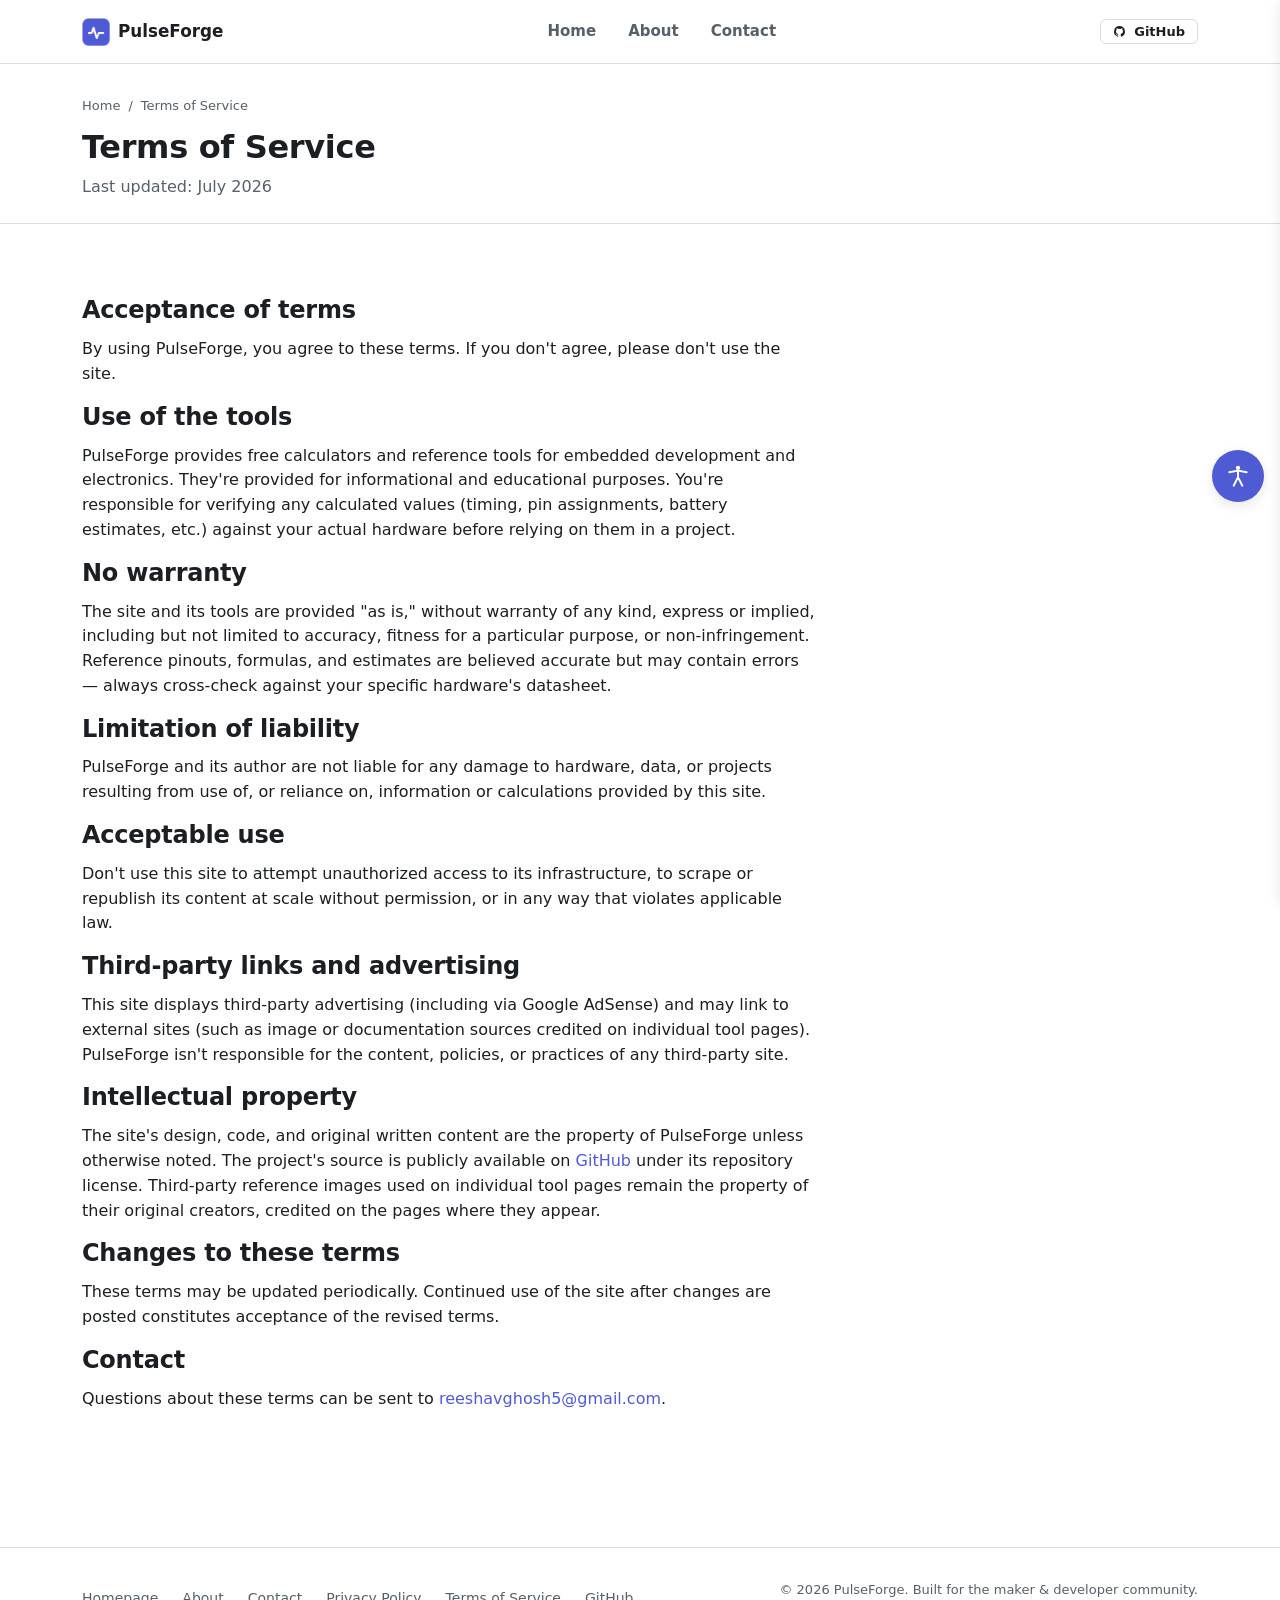
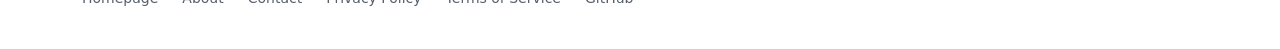
<file: terms.html>
<!DOCTYPE html>
<html lang="en" data-color-scheme="light" data-accent="indigo">
<head>
  <meta charset="UTF-8" />
  <meta name="viewport" content="width=device-width, initial-scale=1.0" />
  <title>Terms of Service — PulseForge</title>
  <meta name="description" content="PulseForge terms of service — acceptable use, warranty disclaimer, and liability for this free tools site." />
  <link rel="icon" type="image/x-icon" href="favicon.ico" />
  <link rel="apple-touch-icon" href="logo.png" />
  <link rel="stylesheet" href="styles.css" />
</head>
<body>
  <a class="skip-link" href="#main">Skip to content</a>

  <!-- ============================= NAVBAR ============================= -->
  <header class="navbar">
    <div class="container navbar__inner">
      <a class="navbar__brand" href="index.html">
        <img class="navbar__logo" src="logo.png" alt="" width="32" height="32" />
        <span>PulseForge</span>
      </a>

      <nav class="navbar__nav" aria-label="Primary">
        <a class="navbar__link" href="index.html">Home</a>
        <a class="navbar__link" href="about.html">About</a>
        <a class="navbar__link" href="contact.html">Contact</a>
      </nav>

      <div class="navbar__actions">
        <a class="btn btn--secondary btn--sm" href="https://github.com/theNeonTerminal/PulseForge" target="_blank" rel="noopener noreferrer">
          <svg viewBox="0 0 24 24" fill="none" aria-hidden="true"><path d="M12 2a10 10 0 00-3.16 19.49c.5.09.68-.22.68-.48v-1.7c-2.78.6-3.37-1.34-3.37-1.34-.46-1.16-1.11-1.47-1.11-1.47-.91-.62.07-.6.07-.6 1 .07 1.53 1.03 1.53 1.03.89 1.53 2.34 1.09 2.91.83.09-.65.35-1.09.63-1.34-2.22-.25-4.56-1.11-4.56-4.94 0-1.09.39-1.98 1.03-2.68-.1-.25-.45-1.27.1-2.65 0 0 .84-.27 2.75 1.02a9.6 9.6 0 015 0c1.91-1.29 2.75-1.02 2.75-1.02.55 1.38.2 2.4.1 2.65.64.7 1.03 1.59 1.03 2.68 0 3.84-2.34 4.68-4.57 4.93.36.31.68.92.68 1.85v2.74c0 .27.18.58.69.48A10 10 0 0012 2z" fill="currentColor"/></svg>
          GitHub
        </a>
        <button class="navbar__menu-toggle" type="button" aria-label="Toggle menu" aria-expanded="false" data-menu-toggle>
          <svg viewBox="0 0 24 24" fill="none" aria-hidden="true"><path d="M4 7h16M4 12h16M4 17h16" stroke="currentColor" stroke-width="2" stroke-linecap="round"/></svg>
        </button>
      </div>
    </div>
    <nav class="navbar__mobile-nav container" aria-label="Primary mobile" hidden data-mobile-nav>
      <a class="navbar__link" href="index.html">Home</a>
      <a class="navbar__link" href="about.html">About</a>
      <a class="navbar__link" href="contact.html">Contact</a>
      <a class="navbar__link" href="https://github.com/theNeonTerminal/PulseForge" target="_blank" rel="noopener noreferrer">GitHub</a>
    </nav>
  </header>

  <main id="main">
    <div class="page-header">
      <div class="container">
        <p class="breadcrumb"><a href="index.html">Home</a> <span aria-hidden="true">/</span> <span>Terms of Service</span></p>
        <h1 class="page-header__title">Terms of Service</h1>
        <p class="page-header__lede">Last updated: July 2026</p>
      </div>
    </div>

    <section class="section container">
      <div class="prose">
        <h2 style="margin-top:0;">Acceptance of terms</h2>
        <p>
          By using PulseForge, you agree to these terms. If you don't agree, please don't use
          the site.
        </p>

        <h2>Use of the tools</h2>
        <p>
          PulseForge provides free calculators and reference tools for embedded development and
          electronics. They're provided for informational and educational purposes. You're
          responsible for verifying any calculated values (timing, pin assignments, battery
          estimates, etc.) against your actual hardware before relying on them in a project.
        </p>

        <h2>No warranty</h2>
        <p>
          The site and its tools are provided "as is," without warranty of any kind, express or
          implied, including but not limited to accuracy, fitness for a particular purpose, or
          non-infringement. Reference pinouts, formulas, and estimates are believed accurate but
          may contain errors — always cross-check against your specific hardware's datasheet.
        </p>

        <h2>Limitation of liability</h2>
        <p>
          PulseForge and its author are not liable for any damage to hardware, data, or projects
          resulting from use of, or reliance on, information or calculations provided by this
          site.
        </p>

        <h2>Acceptable use</h2>
        <p>
          Don't use this site to attempt unauthorized access to its infrastructure, to scrape or
          republish its content at scale without permission, or in any way that violates
          applicable law.
        </p>

        <h2>Third-party links and advertising</h2>
        <p>
          This site displays third-party advertising (including via Google AdSense) and may
          link to external sites (such as image or documentation sources credited on individual
          tool pages). PulseForge isn't responsible for the content, policies, or practices of
          any third-party site.
        </p>

        <h2>Intellectual property</h2>
        <p>
          The site's design, code, and original written content are the property of PulseForge
          unless otherwise noted. The project's source is publicly available on
          <a href="https://github.com/theNeonTerminal/PulseForge" target="_blank" rel="noopener noreferrer">GitHub</a>
          under its repository license. Third-party reference images used on individual tool
          pages remain the property of their original creators, credited on the pages where
          they appear.
        </p>

        <h2>Changes to these terms</h2>
        <p>
          These terms may be updated periodically. Continued use of the site after changes are
          posted constitutes acceptance of the revised terms.
        </p>

        <h2>Contact</h2>
        <p>
          Questions about these terms can be sent to
          <a href="mailto:reeshavghosh5@gmail.com">reeshavghosh5@gmail.com</a>.
        </p>
      </div>
    </section>

  </main>

  <!-- ============================= FOOTER ============================= -->
  <footer class="footer">
    <div class="container footer__inner">
      <div class="footer__links">
        <a class="footer__link" href="index.html">Homepage</a>
        <a class="footer__link" href="about.html">About</a>
        <a class="footer__link" href="contact.html">Contact</a>
        <a class="footer__link" href="privacy.html">Privacy Policy</a>
        <a class="footer__link" href="terms.html">Terms of Service</a>
        <a class="footer__link" href="https://github.com/theNeonTerminal/PulseForge" target="_blank" rel="noopener noreferrer">GitHub</a>
      </div>
      <p class="footer__copy">© 2026 PulseForge. Built for the maker &amp; developer community.</p>
    </div>
  </footer>

  <script src="shared/js/utils.js"></script>
  <script src="shared/js/accessibility.js"></script>
</body>
</html>
</file>
<file: styles.css>
:root {
  --font-body: system-ui, -apple-system, Segoe UI, Roboto, Helvetica Neue, Arial, sans-serif;
  --font-mono: ui-monospace, SFMono-Regular, SF Mono, Menlo, Consolas, Liberation Mono, monospace;
  --font-scale: 1;
  --space-1: 0.25rem;
  --space-2: 0.5rem;
  --space-3: 0.75rem;
  --space-4: 1rem;
  --space-5: 1.5rem;
  --space-6: 2rem;
  --space-7: 3rem;
  --space-8: 4.5rem;
  --radius-sm: 4px;
  --radius-md: 6px;
  --radius-lg: 10px;
  --transition-fast: 120ms ease;
  --transition-base: 180ms cubic-bezier(0.2, 0.6, 0.2, 1);
  --focus-ring: 0 0 0 3px var(--color-accent-soft), 0 0 0 1.5px var(--color-accent);
  --shadow-sm: 0 1px 2px rgba(16, 24, 40, 0.06);
  --shadow-md: 0 4px 12px rgba(16, 24, 40, 0.10);
  --cursor-scale: 1;
}

:root,
[data-color-scheme=light] {
  --color-bg: #ffffff;
  --color-bg-inset: #f6f8fa;
  --color-surface: #ffffff;
  --color-surface-hover: #f3f4f6;
  --color-border: #d9dee3;
  --color-border-strong: #b9c1c9;
  --color-text: #1b1f24;
  --color-text-muted: #57606a;
  --color-code-bg: #f6f8fa;
  --color-overlay: rgba(27, 31, 36, 0.45);
}

[data-color-scheme=dark] {
  --color-bg: #0d1117;
  --color-bg-inset: #10161d;
  --color-surface: #151b23;
  --color-surface-hover: #1c232c;
  --color-border: #2d3541;
  --color-border-strong: #3d4653;
  --color-text: #e6edf3;
  --color-text-muted: #9aa4b2;
  --color-code-bg: #10161d;
  --color-overlay: rgba(1, 4, 9, 0.6);
}

:root,
[data-accent=indigo] {
  --color-accent: #4f5bd5;
  --color-accent-hover: #3e49b8;
  --color-accent-soft: rgba(79, 91, 213, 0.14);
  --color-accent-contrast: #ffffff;
}

[data-accent=red] {
  --color-accent: #d1373f;
  --color-accent-hover: #b02a31;
  --color-accent-soft: rgba(209, 55, 63, 0.14);
  --color-accent-contrast: #ffffff;
}

[data-accent=orange] {
  --color-accent: #c2650a;
  --color-accent-hover: #a4550a;
  --color-accent-soft: rgba(194, 101, 10, 0.16);
  --color-accent-contrast: #ffffff;
}

[data-accent=lime] {
  --color-accent: #5b8a11;
  --color-accent-hover: #4a7209;
  --color-accent-soft: rgba(91, 138, 17, 0.16);
  --color-accent-contrast: #0d1117;
}

[data-accent=green] {
  --color-accent: #1a7f5a;
  --color-accent-hover: #146349;
  --color-accent-soft: rgba(26, 127, 90, 0.15);
  --color-accent-contrast: #ffffff;
}

[data-accent=blue] {
  --color-accent: #0969da;
  --color-accent-hover: #0757ba;
  --color-accent-soft: rgba(9, 105, 218, 0.14);
  --color-accent-contrast: #ffffff;
}

[data-accent=aqua] {
  --color-accent: #0f8b8d;
  --color-accent-hover: #0c6e70;
  --color-accent-soft: rgba(15, 139, 141, 0.15);
  --color-accent-contrast: #ffffff;
}

*,
*::before,
*::after {
  box-sizing: border-box;
}

html {
  font-size: calc(16px * var(--font-scale));
  -webkit-text-size-adjust: 100%;
}
@media (max-width: 480px) {
  html {
    font-size: calc(14.5px * var(--font-scale));
  }
}
@media (max-width: 360px) {
  html {
    font-size: calc(13.5px * var(--font-scale));
  }
}

html,
body {
  height: 100%;
}

body {
  margin: 0;
  font-family: var(--font-body);
  background: var(--color-bg);
  color: var(--color-text);
  line-height: 1.55;
  transition: background var(--transition-base), color var(--transition-base);
}

body.cursor-big {
  cursor: url("data:image/svg+xml,%3Csvg xmlns='http://www.w3.org/2000/svg' width='40' height='40' viewBox='0 0 24 24'%3E%3Cpath d='M4 2l14 8-6 2 4 6-3 2-4-6-4 4z' fill='%23000' stroke='%23fff'/%3E%3C/svg%3E") 4 4, auto;
}

.a11y-reading-ruler {
  display: none;
  position: fixed;
  left: 0;
  right: 0;
  height: 40px;
  margin-top: -20px;
  background: rgba(255, 220, 60, 0.28);
  border-top: 2px solid rgba(180, 140, 0, 0.6);
  border-bottom: 2px solid rgba(180, 140, 0, 0.6);
  z-index: 498;
  pointer-events: none;
}

.a11y-reading-mask {
  display: none;
  position: fixed;
  left: 0;
  right: 0;
  background: rgba(0, 0, 0, 0.55);
  z-index: 497;
  pointer-events: none;
}
.a11y-reading-mask--top {
  top: 0;
}
.a11y-reading-mask--bottom {
  bottom: 0;
}

body.highlight-links a {
  background: rgba(255, 220, 60, 0.35) !important;
  text-decoration: underline !important;
  text-decoration-thickness: 2px !important;
  border-radius: 2px;
}

img,
svg {
  display: block;
  max-width: 100%;
}

a {
  color: var(--color-accent);
  text-decoration: none;
}
a:hover {
  color: var(--color-accent-hover);
  text-decoration: underline;
}

button {
  font-family: inherit;
}

h1, h2, h3, h4, h5, h6 {
  margin: 0 0 var(--space-3);
  font-weight: 650;
  line-height: 1.2;
  letter-spacing: -0.01em;
}

p {
  margin: 0 0 var(--space-4);
  color: var(--color-text);
}

code, pre, kbd, samp {
  font-family: var(--font-mono);
}

pre {
  margin: 0;
  overflow-x: auto;
}

hr {
  border: none;
  border-top: 1px solid var(--color-border);
  margin: var(--space-6) 0;
}

::selection {
  background: var(--color-accent-soft);
  color: var(--color-text);
}

.skip-link {
  position: absolute;
  top: -48px;
  left: var(--space-3);
  z-index: 1000;
  background: var(--color-accent);
  color: var(--color-accent-contrast);
  padding: var(--space-2) var(--space-4);
  border-radius: var(--radius-md);
  transition: top var(--transition-fast);
}
.skip-link:focus {
  top: var(--space-3);
}

.container {
  width: 100%;
  max-width: 1180px;
  margin-inline: auto;
  padding-inline: var(--space-4);
}
@media (min-width: 900px) {
  .container {
    padding-inline: var(--space-6);
  }
}

.visually-hidden {
  position: absolute;
  width: 1px;
  height: 1px;
  padding: 0;
  margin: -1px;
  overflow: hidden;
  clip: rect(0, 0, 0, 0);
  white-space: nowrap;
  border: 0;
}

.section {
  padding-block: var(--space-7);
}
@media (min-width: 900px) {
  .section {
    padding-block: var(--space-8);
  }
}

.section--tight {
  padding-block: var(--space-6);
}

.eyebrow {
  display: inline-flex;
  align-items: center;
  gap: var(--space-2);
  font-size: 0.8rem;
  font-weight: 600;
  letter-spacing: 0.04em;
  text-transform: uppercase;
  color: var(--color-text-muted);
}

.text-muted {
  color: var(--color-text-muted);
}

.btn:focus-visible {
  outline: none;
  box-shadow: var(--focus-ring);
}
.btn {
  display: inline-flex;
  align-items: center;
  justify-content: center;
  gap: var(--space-2);
  border: 1px solid transparent;
  border-radius: var(--radius-md);
  padding: var(--space-2) var(--space-4);
  font-size: 0.9375rem;
  font-weight: 550;
  line-height: 1.2;
  cursor: pointer;
  max-width: 100%;
  transition: background var(--transition-fast), border-color var(--transition-fast), color var(--transition-fast), transform var(--transition-fast);
  white-space: nowrap;
}
@media (max-width: 400px) {
  .btn {
    white-space: normal;
    text-align: center;
  }
}
.btn:active {
  transform: translateY(1px);
}
.btn svg {
  width: 1em;
  height: 1em;
  flex-shrink: 0;
}

.btn--primary {
  background: var(--color-accent);
  color: var(--color-accent-contrast);
}
.btn--primary:hover {
  background: var(--color-accent-hover);
  color: var(--color-accent-contrast);
  text-decoration: none;
}

.btn--secondary {
  background: var(--color-surface);
  border-color: var(--color-border);
  color: var(--color-text);
}
.btn--secondary:hover {
  background: var(--color-surface-hover);
  color: var(--color-text);
  text-decoration: none;
  border-color: var(--color-border-strong);
}

.btn--ghost {
  background: transparent;
  color: var(--color-text);
}
.btn--ghost:hover {
  background: var(--color-surface-hover);
  color: var(--color-text);
  text-decoration: none;
}

.btn--sm {
  padding: var(--space-1) var(--space-3);
  font-size: 0.8125rem;
}

.btn--icon {
  padding: var(--space-2);
  aspect-ratio: 1;
}

.btn--copied {
  background: var(--color-accent) !important;
  color: var(--color-accent-contrast) !important;
  border-color: var(--color-accent) !important;
}

.field {
  display: flex;
  flex-direction: column;
  gap: var(--space-2);
  margin-bottom: var(--space-4);
}

.field__label {
  font-size: 0.875rem;
  font-weight: 600;
  color: var(--color-text);
}

.field__hint {
  font-size: 0.8125rem;
  color: var(--color-text-muted);
}

.field__error {
  font-size: 0.8125rem;
  color: var(--color-error, #d1373f);
  display: none;
}

.field.has-error .field__error {
  display: block;
}

.field.has-error .input {
  border-color: var(--color-error, #d1373f);
}

.input:focus-visible,
.select:focus-visible {
  outline: none;
  box-shadow: var(--focus-ring);
}
.input,
.select {
  width: 100%;
  padding: var(--space-2) var(--space-3);
  font-size: 0.9375rem;
  font-family: inherit;
  color: var(--color-text);
  background: var(--color-surface);
  border: 1px solid var(--color-border);
  border-radius: var(--radius-md);
  transition: border-color var(--transition-fast);
}
.input:hover,
.select:hover {
  border-color: var(--color-border-strong);
}

.select {
  appearance: none;
  background-image: url("data:image/svg+xml,%3Csvg xmlns='http://www.w3.org/2000/svg' width='16' height='16' viewBox='0 0 16 16'%3E%3Cpath fill='%2357606a' d='M4 6l4 4 4-4z'/%3E%3C/svg%3E");
  background-repeat: no-repeat;
  background-position: right var(--space-3) center;
  padding-right: var(--space-6);
}

.interval-row {
  display: flex;
  gap: var(--space-2);
}
.interval-row .input {
  flex: 1 1 auto;
  min-width: 0;
}
.interval-row .select {
  flex: 0 0 auto;
  width: auto;
  min-width: 4.5rem;
}
.interval-row .btn {
  flex: 0 0 auto;
}
@media (max-width: 380px) {
  .interval-row {
    flex-wrap: wrap;
  }
  .interval-row .input,
  .interval-row .select,
  .interval-row .btn {
    flex: 1 1 100%;
  }
}

.field__checkbox-label {
  display: flex;
  align-items: center;
  gap: var(--space-2);
  font-size: 0.9375rem;
  color: var(--color-text);
  cursor: pointer;
}
.field__checkbox-label input[type=checkbox] {
  width: 18px;
  height: 18px;
  accent-color: var(--color-accent);
  flex-shrink: 0;
}

.badge {
  display: inline-flex;
  align-items: center;
  gap: var(--space-1);
  padding: 0.15em 0.6em;
  font-size: 0.75rem;
  font-weight: 600;
  border-radius: 999px;
  background: var(--color-accent-soft);
  color: var(--color-accent);
}

.navbar {
  position: sticky;
  top: 0;
  z-index: 40;
  display: flex;
  align-items: center;
  height: 64px;
  background: var(--color-bg);
  border-bottom: 1px solid var(--color-border);
  backdrop-filter: saturate(1.2) blur(6px);
}

.navbar__inner {
  display: flex;
  align-items: center;
  justify-content: space-between;
  gap: var(--space-4);
  width: 100%;
}

.navbar__brand {
  display: flex;
  align-items: center;
  gap: var(--space-2);
  font-weight: 700;
  font-size: 1.05rem;
  color: var(--color-text);
}
.navbar__brand:hover {
  text-decoration: none;
  color: var(--color-text);
}

.navbar__logo {
  width: 28px;
  height: 28px;
  flex-shrink: 0;
}

.navbar__nav {
  display: none;
  align-items: center;
  gap: var(--space-5);
}
@media (min-width: 900px) {
  .navbar__nav {
    display: flex;
  }
}

.navbar__link:focus-visible {
  outline: none;
  box-shadow: var(--focus-ring);
}
.navbar__link {
  font-size: 0.9375rem;
  font-weight: 550;
  color: var(--color-text-muted);
  border-radius: var(--radius-sm);
  padding: var(--space-1) var(--space-1);
}
.navbar__link:hover {
  color: var(--color-text);
  text-decoration: none;
}
.navbar__link.is-active {
  color: var(--color-accent);
}

.navbar__actions {
  display: flex;
  align-items: center;
  gap: var(--space-3);
}
.navbar__actions > .btn {
  display: none;
}
@media (min-width: 900px) {
  .navbar__actions > .btn {
    display: inline-flex;
  }
}

.navbar__menu-toggle:focus-visible {
  outline: none;
  box-shadow: var(--focus-ring);
}
.navbar__menu-toggle {
  display: inline-flex;
  background: transparent;
  border: 1px solid var(--color-border);
  border-radius: var(--radius-md);
  padding: var(--space-2);
  color: var(--color-text);
  cursor: pointer;
}
@media (min-width: 900px) {
  .navbar__menu-toggle {
    display: none;
  }
}

.navbar__mobile-nav {
  display: flex;
  flex-direction: column;
  gap: var(--space-1);
  padding: var(--space-3) 0 var(--space-4);
  border-bottom: 1px solid var(--color-border);
}
.navbar__mobile-nav[hidden] {
  display: none;
}
@media (min-width: 900px) {
  .navbar__mobile-nav {
    display: none !important;
  }
}
.navbar__mobile-nav .navbar__link {
  padding: var(--space-2) var(--space-1);
}

.hero {
  position: relative;
  padding-block: var(--space-7) var(--space-6);
  overflow: hidden;
}
@media (min-width: 900px) {
  .hero {
    padding-block: var(--space-8) var(--space-7);
  }
}

.hero__trace {
  position: absolute;
  top: -40px;
  right: -60px;
  width: 420px;
  height: 420px;
  opacity: 0.5;
  pointer-events: none;
  color: var(--color-border-strong);
}
@media (prefers-reduced-motion: no-preference) {
  .hero__trace {
    transition: opacity var(--transition-base);
  }
}
@media (max-width: 900px) {
  .hero__trace {
    width: 260px;
    height: 260px;
    opacity: 0.35;
  }
}
@media (max-width: 600px) {
  .hero__trace {
    width: 160px;
    height: 160px;
    opacity: 0.25;
    top: -20px;
    right: -40px;
  }
}

.hero__content {
  position: relative;
  max-width: 640px;
}

.hero__eyebrow {
  margin-bottom: var(--space-4);
}

.hero__title {
  font-size: clamp(2rem, 4vw, 2.75rem);
  margin-bottom: var(--space-4);
}

.hero__lede {
  font-size: 1.0625rem;
  color: var(--color-text-muted);
  max-width: 56ch;
  margin-bottom: var(--space-6);
}

.hero__tags {
  display: flex;
  flex-wrap: wrap;
  gap: var(--space-2);
  margin-bottom: var(--space-6);
}

.search {
  position: relative;
  max-width: 480px;
}

.search__icon {
  position: absolute;
  left: var(--space-3);
  top: 50%;
  transform: translateY(-50%);
  width: 18px;
  height: 18px;
  color: var(--color-text-muted);
  pointer-events: none;
}

.search__input:focus-visible {
  outline: none;
  box-shadow: var(--focus-ring);
}
.search__input {
  width: 100%;
  padding: var(--space-3) var(--space-4) var(--space-3) 2.5rem;
  font-size: 0.9375rem;
  color: var(--color-text);
  background: var(--color-surface);
  border: 1px solid var(--color-border);
  border-radius: var(--radius-md);
  transition: border-color var(--transition-fast);
}
.search__input::placeholder {
  color: var(--color-text-muted);
}
.search__input:hover {
  border-color: var(--color-border-strong);
}

.search__meta {
  margin-top: var(--space-2);
  font-size: 0.8125rem;
  color: var(--color-text-muted);
}

.tool-grid {
  display: grid;
  grid-template-columns: 1fr;
  gap: var(--space-5);
}
@media (min-width: 600px) {
  .tool-grid {
    grid-template-columns: repeat(2, 1fr);
  }
}
@media (min-width: 1200px) {
  .tool-grid {
    grid-template-columns: repeat(3, 1fr);
  }
}

.tool-grid__empty {
  display: none;
  padding: var(--space-7) var(--space-4);
  text-align: center;
  color: var(--color-text-muted);
  border: 1px dashed var(--color-border);
  border-radius: var(--radius-lg);
}
.tool-grid__empty.is-visible {
  display: block;
}

.tool-card {
  position: relative;
  display: flex;
  flex-direction: column;
  height: 100%;
  padding: var(--space-5);
  background: var(--color-surface);
  border: 1px solid var(--color-border);
  border-radius: var(--radius-lg);
  transition: border-color var(--transition-fast), transform var(--transition-fast), box-shadow var(--transition-fast);
}
.tool-card::before {
  content: "";
  position: absolute;
  top: 0;
  left: var(--space-5);
  right: var(--space-5);
  height: 3px;
  background: repeating-linear-gradient(to right, var(--color-accent) 0, var(--color-accent) 6px, transparent 6px, transparent 12px);
  opacity: 0.55;
  border-radius: 0 0 2px 2px;
}
.tool-card:hover {
  border-color: var(--color-border-strong);
  box-shadow: var(--shadow-sm);
  transform: translateY(-1px);
}
.tool-card[hidden] {
  display: none;
}

.tool-card__icon {
  display: inline-flex;
  align-items: center;
  justify-content: center;
  width: 40px;
  height: 40px;
  margin-bottom: var(--space-4);
  border-radius: var(--radius-md);
  background: var(--color-accent-soft);
  color: var(--color-accent);
}
.tool-card__icon svg {
  width: 22px;
  height: 22px;
}

.tool-card__title {
  font-size: 1.0625rem;
  margin-bottom: var(--space-2);
}

.tool-card__desc {
  color: var(--color-text-muted);
  font-size: 0.9375rem;
  margin-bottom: var(--space-5);
  flex-grow: 1;
}

.tool-card__cta {
  align-self: flex-start;
}

.footer {
  border-top: 1px solid var(--color-border);
  padding-block: var(--space-6);
  margin-top: var(--space-7);
}

.footer__inner {
  display: flex;
  flex-direction: column;
  gap: var(--space-4);
  align-items: flex-start;
  justify-content: space-between;
}
@media (min-width: 600px) {
  .footer__inner {
    flex-direction: row;
    align-items: center;
  }
}

.footer__links {
  display: flex;
  flex-wrap: wrap;
  gap: var(--space-5);
}

.footer__link {
  font-size: 0.875rem;
  color: var(--color-text-muted);
}
.footer__link:hover {
  color: var(--color-text);
}

.footer__copy {
  font-size: 0.8125rem;
  color: var(--color-text-muted);
}

.page-header {
  padding-block: var(--space-6) var(--space-5);
  border-bottom: 1px solid var(--color-border);
}

.breadcrumb {
  display: flex;
  flex-wrap: wrap;
  align-items: center;
  gap: var(--space-2);
  font-size: 0.8125rem;
  color: var(--color-text-muted);
  margin-bottom: var(--space-3);
}
.breadcrumb a {
  color: var(--color-text-muted);
}
.breadcrumb a:hover {
  color: var(--color-accent);
}

.page-header__title {
  font-size: clamp(1.5rem, 3vw, 2rem);
  margin-bottom: var(--space-2);
}

.page-header__lede {
  color: var(--color-text-muted);
  max-width: 65ch;
  margin-bottom: 0;
}

.panel {
  background: var(--color-surface);
  border: 1px solid var(--color-border);
  border-radius: var(--radius-lg);
  padding: var(--space-5);
}
@media (min-width: 900px) {
  .panel {
    padding: var(--space-6);
  }
}

.panel__title {
  font-size: 1.25rem;
  margin-bottom: var(--space-2);
}

.panel__lede {
  color: var(--color-text-muted);
  margin-bottom: var(--space-5);
}

.calc {
  display: grid;
  grid-template-columns: 1fr;
  gap: var(--space-6);
}
@media (min-width: 1200px) {
  .calc {
    grid-template-columns: minmax(0, 1fr) minmax(0, 1fr);
  }
}

.calc__form {
  display: grid;
  grid-template-columns: 1fr;
  gap: var(--space-1) var(--space-4);
}
@media (min-width: 600px) {
  .calc__form {
    grid-template-columns: 1fr 1fr;
  }
}

@media (min-width: 600px) {
  .calc__form .field--full {
    grid-column: 1/-1;
  }
}

.calc__results {
  display: flex;
  flex-direction: column;
  gap: var(--space-3);
}
@media (max-width: 600px) {
  .calc__results > .btn {
    width: 100%;
  }
}

.result-row {
  display: flex;
  flex-wrap: wrap;
  align-items: center;
  justify-content: space-between;
  gap: var(--space-2) var(--space-3);
  padding: var(--space-3) var(--space-4);
  background: var(--color-bg-inset);
  border: 1px solid var(--color-border);
  border-radius: var(--radius-md);
}

.result-row__label {
  font-size: 0.8125rem;
  color: var(--color-text-muted);
  margin-bottom: 2px;
}

.result-row__value {
  font-family: var(--font-mono);
  font-size: 1rem;
  font-weight: 600;
}

.code-block {
  position: relative;
  background: var(--color-code-bg);
  border: 1px solid var(--color-border);
  border-radius: var(--radius-md);
  overflow: hidden;
}

.code-block__header {
  display: flex;
  flex-wrap: wrap;
  align-items: center;
  justify-content: space-between;
  gap: var(--space-2);
  padding: var(--space-2) var(--space-3);
  border-bottom: 1px solid var(--color-border);
  font-size: 0.75rem;
  color: var(--color-text-muted);
  font-family: var(--font-mono);
}

.code-block pre {
  padding: var(--space-4);
  font-size: 0.85rem;
  line-height: 1.6;
}

.code-block code {
  color: var(--color-text);
}

.example-grid {
  display: grid;
  grid-template-columns: 1fr;
  gap: var(--space-4);
}
@media (min-width: 600px) {
  .example-grid {
    grid-template-columns: repeat(2, 1fr);
  }
}
@media (min-width: 1200px) {
  .example-grid {
    grid-template-columns: repeat(4, 1fr);
  }
}

.example-card:focus-visible {
  outline: none;
  box-shadow: var(--focus-ring);
}
.example-card {
  text-align: left;
  display: flex;
  flex-direction: column;
  gap: var(--space-2);
  padding: var(--space-4);
  background: var(--color-surface);
  border: 1px solid var(--color-border);
  border-radius: var(--radius-md);
  cursor: pointer;
  transition: border-color var(--transition-fast), background var(--transition-fast);
  color: var(--color-text);
}
.example-card:hover {
  border-color: var(--color-accent);
  background: var(--color-accent-soft);
}

.example-card__title {
  font-weight: 600;
  font-size: 0.9375rem;
}

.example-card__meta {
  font-size: 0.8125rem;
  color: var(--color-text-muted);
  font-family: var(--font-mono);
}

.toast {
  position: fixed;
  left: 50%;
  bottom: var(--space-6);
  transform: translate(-50%, 8px);
  display: flex;
  align-items: center;
  gap: var(--space-2);
  padding: var(--space-3) var(--space-4);
  background: var(--color-text);
  color: var(--color-bg);
  border-radius: var(--radius-md);
  font-size: 0.875rem;
  box-shadow: var(--shadow-md);
  opacity: 0;
  pointer-events: none;
  transition: opacity var(--transition-base), transform var(--transition-base);
  z-index: 200;
}
.toast.is-visible {
  opacity: 1;
  transform: translate(-50%, 0);
}

.board-tabs {
  display: flex;
  flex-wrap: wrap;
  gap: var(--space-2);
}

.board-tab:focus-visible {
  outline: none;
  box-shadow: var(--focus-ring);
}
.board-tab {
  padding: var(--space-2) var(--space-4);
  font-size: 0.875rem;
  font-weight: 600;
  color: var(--color-text-muted);
  background: var(--color-bg-inset);
  border: 1.5px solid var(--color-border);
  border-radius: 999px;
  cursor: pointer;
  transition: border-color var(--transition-fast), color var(--transition-fast), background var(--transition-fast);
}
.board-tab:hover {
  border-color: var(--color-border-strong);
  color: var(--color-text);
}
.board-tab.is-active {
  border-color: var(--color-accent);
  background: var(--color-accent-soft);
  color: var(--color-accent);
}

.gpio-legend {
  display: flex;
  flex-wrap: wrap;
  gap: var(--space-2) var(--space-5);
  margin-top: var(--space-4);
  padding-bottom: var(--space-5);
  border-bottom: 1px solid var(--color-border);
  font-size: 0.8125rem;
  color: var(--color-text-muted);
}

.gpio-legend__item {
  display: inline-flex;
  align-items: center;
  gap: var(--space-2);
}

.gpio-legend__swatch {
  width: 12px;
  height: 12px;
  border-radius: 3px;
  flex-shrink: 0;
  border: 1.5px solid var(--color-border-strong);
}

.gpio-legend__swatch--safe {
  background: var(--color-surface);
}

.gpio-legend__swatch--strap {
  background: #f2b90b;
  border-color: #c99500;
}

.gpio-legend__swatch--caution {
  background: var(--color-accent-soft);
  border-color: var(--color-accent);
}

.gpio-legend__swatch--reserved {
  background: var(--color-text-muted);
  border-color: var(--color-text-muted);
  opacity: 0.5;
}

.gpio-legend__swatch--input {
  background: #cfe8ff;
  border-color: #6badf0;
}

.gpio-explorer {
  display: grid;
  grid-template-columns: 1fr;
  gap: var(--space-6);
  margin-top: var(--space-5);
}
@media (min-width: 1200px) {
  .gpio-explorer {
    grid-template-columns: minmax(0, 1.1fr) minmax(0, 1fr);
  }
}

.gpio-explorer__pins {
  display: grid;
  grid-template-columns: 1fr 1fr;
  gap: var(--space-3);
  align-content: start;
}
@media (max-width: 380px) {
  .gpio-explorer__pins {
    grid-template-columns: 1fr;
  }
}

.gpio-explorer__rail {
  display: flex;
  flex-direction: column;
  gap: var(--space-2);
}

.pin-slot-label {
  display: flex;
  align-items: center;
  padding: var(--space-2) var(--space-3);
  font-family: var(--font-mono);
  font-size: 0.8125rem;
  font-weight: 600;
  color: var(--color-text-muted);
  background: var(--color-bg-inset);
  border: 1.5px dashed var(--color-border);
  border-radius: var(--radius-sm);
  cursor: default;
}

.pin-chip:focus-visible {
  outline: none;
  box-shadow: var(--focus-ring);
}
.pin-chip {
  display: flex;
  align-items: center;
  justify-content: space-between;
  gap: var(--space-2);
  padding: var(--space-2) var(--space-3);
  font-family: var(--font-mono);
  font-size: 0.8125rem;
  font-weight: 600;
  color: var(--color-text);
  background: var(--color-surface);
  border: 1.5px solid var(--color-border);
  border-left-width: 4px;
  border-radius: var(--radius-sm);
  cursor: pointer;
  transition: border-color var(--transition-fast), background var(--transition-fast), opacity var(--transition-fast);
  text-align: left;
}
.pin-chip:hover {
  border-color: var(--color-border-strong);
}
.pin-chip.is-selected {
  border-color: var(--color-accent);
  background: var(--color-accent-soft);
}
.pin-chip.is-strapping {
  border-left-color: #f2b90b;
}
.pin-chip.is-caution {
  border-left-color: var(--color-accent);
}
.pin-chip.is-reserved {
  border-left-color: var(--color-text-muted);
  color: var(--color-text-muted);
  cursor: not-allowed;
  opacity: 0.6;
}
.pin-chip.is-input-only {
  border-left-color: #6badf0;
}
.pin-chip.is-dimmed {
  opacity: 0.35;
}
.pin-chip.is-match {
  box-shadow: var(--focus-ring);
}

.pin-chip__alt {
  font-size: 0.6875rem;
  font-weight: 500;
  color: var(--color-text-muted);
}

.pin-detail {
  padding: var(--space-5);
  background: var(--color-bg-inset);
  border: 1px solid var(--color-border);
  border-radius: var(--radius-md);
  align-self: start;
}

.pin-detail__title {
  font-size: 1.125rem;
  margin-bottom: var(--space-4);
  display: flex;
  align-items: center;
  gap: var(--space-2);
  font-family: var(--font-mono);
}

.pin-detail__row {
  display: flex;
  justify-content: space-between;
  gap: var(--space-3);
  padding: var(--space-2) 0;
  border-bottom: 1px solid var(--color-border);
  font-size: 0.875rem;
}
.pin-detail__row:last-of-type {
  border-bottom: none;
}

.pin-detail__label {
  color: var(--color-text-muted);
  flex-shrink: 0;
}

.pin-detail__value {
  text-align: right;
  font-weight: 600;
}

.pin-detail__value--yes {
  color: var(--color-accent);
}

.pin-detail__value--caution {
  color: #a4550a;
}

.pin-detail__value--no {
  color: var(--color-text-muted);
  font-weight: 500;
}

.pin-detail__notes {
  margin-top: var(--space-4);
  padding-top: var(--space-4);
  border-top: 1px solid var(--color-border);
  font-size: 0.8125rem;
  color: var(--color-text-muted);
}
.pin-detail__notes ul {
  margin: var(--space-2) 0 0;
  padding-left: 1.1em;
}
.pin-detail__notes li {
  margin-bottom: var(--space-1);
}

.prose {
  max-width: 72ch;
}
.prose h3 {
  font-size: 1.125rem;
  margin-top: var(--space-6);
}
.prose ul {
  padding-left: 1.25em;
}
.prose li {
  margin-bottom: var(--space-2);
}

.a11y-bubble:focus-visible {
  outline: none;
  box-shadow: var(--focus-ring);
}
.a11y-bubble {
  position: fixed;
  z-index: 500;
  top: 50%;
  right: var(--space-4);
  width: 52px;
  height: 52px;
  display: inline-flex;
  align-items: center;
  justify-content: center;
  background: var(--color-accent);
  color: var(--color-accent-contrast);
  border: none;
  border-radius: 50%;
  box-shadow: var(--shadow-md);
  cursor: grab;
  touch-action: none;
  transition: background var(--transition-fast), box-shadow var(--transition-fast);
}
.a11y-bubble svg {
  width: 26px;
  height: 26px;
}
.a11y-bubble:hover {
  background: var(--color-accent-hover);
}
.a11y-bubble.is-dragging {
  cursor: grabbing;
  transition: none;
}
@media (prefers-reduced-motion: reduce) {
  .a11y-bubble {
    transition: none;
  }
}

.a11y-panel {
  position: fixed;
  z-index: 501;
  top: 0;
  right: 0;
  height: 100%;
  width: min(360px, 92vw);
  background: var(--color-surface);
  border-left: 1px solid var(--color-border);
  box-shadow: var(--shadow-md);
  transform: translateX(100%);
  transition: transform var(--transition-base);
  display: flex;
  flex-direction: column;
  overflow-y: auto;
}
.a11y-panel.is-open {
  transform: translateX(0);
}
@media (prefers-reduced-motion: reduce) {
  .a11y-panel {
    transition: none;
  }
}

.a11y-panel__overlay {
  position: fixed;
  inset: 0;
  z-index: 499;
  background: var(--color-overlay);
  opacity: 0;
  pointer-events: none;
  transition: opacity var(--transition-base);
}
.a11y-panel__overlay.is-open {
  opacity: 1;
  pointer-events: auto;
}
@media (prefers-reduced-motion: reduce) {
  .a11y-panel__overlay {
    transition: none;
  }
}

.a11y-panel__header {
  display: flex;
  align-items: center;
  justify-content: space-between;
  padding: var(--space-4) var(--space-5);
  border-bottom: 1px solid var(--color-border);
  position: sticky;
  top: 0;
  background: var(--color-surface);
}

.a11y-panel__title {
  font-size: 1.0625rem;
  margin: 0;
}

.a11y-panel__body {
  padding: var(--space-5);
  display: flex;
  flex-direction: column;
  gap: var(--space-6);
}

.a11y-group__title {
  font-size: 0.8125rem;
  font-weight: 700;
  text-transform: uppercase;
  letter-spacing: 0.04em;
  color: var(--color-text-muted);
  margin-bottom: var(--space-3);
}

.a11y-choice-row {
  display: grid;
  grid-template-columns: repeat(4, 1fr);
  gap: var(--space-2);
}

.a11y-choice-row--3 {
  grid-template-columns: repeat(3, 1fr);
}

.a11y-choice:focus-visible {
  outline: none;
  box-shadow: var(--focus-ring);
}
.a11y-choice {
  display: flex;
  flex-direction: column;
  align-items: center;
  justify-content: center;
  gap: var(--space-1);
  padding: var(--space-2);
  font-size: 0.75rem;
  font-weight: 600;
  color: var(--color-text-muted);
  background: var(--color-bg-inset);
  border: 1.5px solid var(--color-border);
  border-radius: var(--radius-md);
  cursor: pointer;
  transition: border-color var(--transition-fast), color var(--transition-fast);
}
.a11y-choice:hover {
  border-color: var(--color-border-strong);
  color: var(--color-text);
}
.a11y-choice.is-active {
  border-color: var(--color-accent);
  color: var(--color-accent);
  background: var(--color-accent-soft);
}

.a11y-swatch-row {
  display: grid;
  grid-template-columns: repeat(4, 1fr);
  gap: var(--space-3);
}

.a11y-swatch:focus-visible {
  outline: none;
  box-shadow: var(--focus-ring);
}
.a11y-swatch {
  display: flex;
  flex-direction: column;
  align-items: center;
  gap: var(--space-2);
  background: transparent;
  border: none;
  cursor: pointer;
  padding: var(--space-1);
  border-radius: var(--radius-md);
}
.a11y-swatch.is-active .a11y-swatch__dot {
  box-shadow: 0 0 0 2px var(--color-surface), 0 0 0 4px var(--color-swatch, var(--color-accent));
}

.a11y-swatch__dot {
  width: 28px;
  height: 28px;
  border-radius: 50%;
  background: var(--color-swatch, var(--color-accent));
  border: 1px solid rgba(0, 0, 0, 0.08);
}

.a11y-swatch__label {
  font-size: 0.6875rem;
  color: var(--color-text-muted);
}

.a11y-font-input {
  margin-top: var(--space-3);
}

.a11y-panel__reset {
  margin-top: auto;
  padding-top: var(--space-4);
  border-top: 1px solid var(--color-border);
}
</file>
<file: tools/esp32-battery-life/styles.css>
:root {
  --font-body: system-ui, -apple-system, Segoe UI, Roboto, Helvetica Neue, Arial, sans-serif;
  --font-mono: ui-monospace, SFMono-Regular, SF Mono, Menlo, Consolas, Liberation Mono, monospace;
  --font-scale: 1;
  --space-1: 0.25rem;
  --space-2: 0.5rem;
  --space-3: 0.75rem;
  --space-4: 1rem;
  --space-5: 1.5rem;
  --space-6: 2rem;
  --space-7: 3rem;
  --space-8: 4.5rem;
  --radius-sm: 4px;
  --radius-md: 6px;
  --radius-lg: 10px;
  --transition-fast: 120ms ease;
  --transition-base: 180ms cubic-bezier(0.2, 0.6, 0.2, 1);
  --focus-ring: 0 0 0 3px var(--color-accent-soft), 0 0 0 1.5px var(--color-accent);
  --shadow-sm: 0 1px 2px rgba(16, 24, 40, 0.06);
  --shadow-md: 0 4px 12px rgba(16, 24, 40, 0.10);
  --cursor-scale: 1;
}

:root,
[data-color-scheme=light] {
  --color-bg: #ffffff;
  --color-bg-inset: #f6f8fa;
  --color-surface: #ffffff;
  --color-surface-hover: #f3f4f6;
  --color-border: #d9dee3;
  --color-border-strong: #b9c1c9;
  --color-text: #1b1f24;
  --color-text-muted: #57606a;
  --color-code-bg: #f6f8fa;
  --color-overlay: rgba(27, 31, 36, 0.45);
}

[data-color-scheme=dark] {
  --color-bg: #0d1117;
  --color-bg-inset: #10161d;
  --color-surface: #151b23;
  --color-surface-hover: #1c232c;
  --color-border: #2d3541;
  --color-border-strong: #3d4653;
  --color-text: #e6edf3;
  --color-text-muted: #9aa4b2;
  --color-code-bg: #10161d;
  --color-overlay: rgba(1, 4, 9, 0.6);
}

:root,
[data-accent=indigo] {
  --color-accent: #4f5bd5;
  --color-accent-hover: #3e49b8;
  --color-accent-soft: rgba(79, 91, 213, 0.14);
  --color-accent-contrast: #ffffff;
}

[data-accent=red] {
  --color-accent: #d1373f;
  --color-accent-hover: #b02a31;
  --color-accent-soft: rgba(209, 55, 63, 0.14);
  --color-accent-contrast: #ffffff;
}

[data-accent=orange] {
  --color-accent: #c2650a;
  --color-accent-hover: #a4550a;
  --color-accent-soft: rgba(194, 101, 10, 0.16);
  --color-accent-contrast: #ffffff;
}

[data-accent=lime] {
  --color-accent: #5b8a11;
  --color-accent-hover: #4a7209;
  --color-accent-soft: rgba(91, 138, 17, 0.16);
  --color-accent-contrast: #0d1117;
}

[data-accent=green] {
  --color-accent: #1a7f5a;
  --color-accent-hover: #146349;
  --color-accent-soft: rgba(26, 127, 90, 0.15);
  --color-accent-contrast: #ffffff;
}

[data-accent=blue] {
  --color-accent: #0969da;
  --color-accent-hover: #0757ba;
  --color-accent-soft: rgba(9, 105, 218, 0.14);
  --color-accent-contrast: #ffffff;
}

[data-accent=aqua] {
  --color-accent: #0f8b8d;
  --color-accent-hover: #0c6e70;
  --color-accent-soft: rgba(15, 139, 141, 0.15);
  --color-accent-contrast: #ffffff;
}

*,
*::before,
*::after {
  box-sizing: border-box;
}

html {
  font-size: calc(16px * var(--font-scale));
  -webkit-text-size-adjust: 100%;
}
@media (max-width: 480px) {
  html {
    font-size: calc(14.5px * var(--font-scale));
  }
}
@media (max-width: 360px) {
  html {
    font-size: calc(13.5px * var(--font-scale));
  }
}

html,
body {
  height: 100%;
}

body {
  margin: 0;
  font-family: var(--font-body);
  background: var(--color-bg);
  color: var(--color-text);
  line-height: 1.55;
  transition: background var(--transition-base), color var(--transition-base);
}

body.cursor-big {
  cursor: url("data:image/svg+xml,%3Csvg xmlns='http://www.w3.org/2000/svg' width='40' height='40' viewBox='0 0 24 24'%3E%3Cpath d='M4 2l14 8-6 2 4 6-3 2-4-6-4 4z' fill='%23000' stroke='%23fff'/%3E%3C/svg%3E") 4 4, auto;
}

.a11y-reading-ruler {
  display: none;
  position: fixed;
  left: 0;
  right: 0;
  height: 40px;
  margin-top: -20px;
  background: rgba(255, 220, 60, 0.28);
  border-top: 2px solid rgba(180, 140, 0, 0.6);
  border-bottom: 2px solid rgba(180, 140, 0, 0.6);
  z-index: 498;
  pointer-events: none;
}

.a11y-reading-mask {
  display: none;
  position: fixed;
  left: 0;
  right: 0;
  background: rgba(0, 0, 0, 0.55);
  z-index: 497;
  pointer-events: none;
}
.a11y-reading-mask--top {
  top: 0;
}
.a11y-reading-mask--bottom {
  bottom: 0;
}

body.highlight-links a {
  background: rgba(255, 220, 60, 0.35) !important;
  text-decoration: underline !important;
  text-decoration-thickness: 2px !important;
  border-radius: 2px;
}

img,
svg {
  display: block;
  max-width: 100%;
}

a {
  color: var(--color-accent);
  text-decoration: none;
}
a:hover {
  color: var(--color-accent-hover);
  text-decoration: underline;
}

button {
  font-family: inherit;
}

h1, h2, h3, h4, h5, h6 {
  margin: 0 0 var(--space-3);
  font-weight: 650;
  line-height: 1.2;
  letter-spacing: -0.01em;
}

p {
  margin: 0 0 var(--space-4);
  color: var(--color-text);
}

code, pre, kbd, samp {
  font-family: var(--font-mono);
}

pre {
  margin: 0;
  overflow-x: auto;
}

hr {
  border: none;
  border-top: 1px solid var(--color-border);
  margin: var(--space-6) 0;
}

::selection {
  background: var(--color-accent-soft);
  color: var(--color-text);
}

.skip-link {
  position: absolute;
  top: -48px;
  left: var(--space-3);
  z-index: 1000;
  background: var(--color-accent);
  color: var(--color-accent-contrast);
  padding: var(--space-2) var(--space-4);
  border-radius: var(--radius-md);
  transition: top var(--transition-fast);
}
.skip-link:focus {
  top: var(--space-3);
}

.container {
  width: 100%;
  max-width: 1180px;
  margin-inline: auto;
  padding-inline: var(--space-4);
}
@media (min-width: 900px) {
  .container {
    padding-inline: var(--space-6);
  }
}

.visually-hidden {
  position: absolute;
  width: 1px;
  height: 1px;
  padding: 0;
  margin: -1px;
  overflow: hidden;
  clip: rect(0, 0, 0, 0);
  white-space: nowrap;
  border: 0;
}

.section {
  padding-block: var(--space-7);
}
@media (min-width: 900px) {
  .section {
    padding-block: var(--space-8);
  }
}

.section--tight {
  padding-block: var(--space-6);
}

.eyebrow {
  display: inline-flex;
  align-items: center;
  gap: var(--space-2);
  font-size: 0.8rem;
  font-weight: 600;
  letter-spacing: 0.04em;
  text-transform: uppercase;
  color: var(--color-text-muted);
}

.text-muted {
  color: var(--color-text-muted);
}

.btn:focus-visible {
  outline: none;
  box-shadow: var(--focus-ring);
}
.btn {
  display: inline-flex;
  align-items: center;
  justify-content: center;
  gap: var(--space-2);
  border: 1px solid transparent;
  border-radius: var(--radius-md);
  padding: var(--space-2) var(--space-4);
  font-size: 0.9375rem;
  font-weight: 550;
  line-height: 1.2;
  cursor: pointer;
  max-width: 100%;
  transition: background var(--transition-fast), border-color var(--transition-fast), color var(--transition-fast), transform var(--transition-fast);
  white-space: nowrap;
}
@media (max-width: 400px) {
  .btn {
    white-space: normal;
    text-align: center;
  }
}
.btn:active {
  transform: translateY(1px);
}
.btn svg {
  width: 1em;
  height: 1em;
  flex-shrink: 0;
}

.btn--primary {
  background: var(--color-accent);
  color: var(--color-accent-contrast);
}
.btn--primary:hover {
  background: var(--color-accent-hover);
  color: var(--color-accent-contrast);
  text-decoration: none;
}

.btn--secondary {
  background: var(--color-surface);
  border-color: var(--color-border);
  color: var(--color-text);
}
.btn--secondary:hover {
  background: var(--color-surface-hover);
  color: var(--color-text);
  text-decoration: none;
  border-color: var(--color-border-strong);
}

.btn--ghost {
  background: transparent;
  color: var(--color-text);
}
.btn--ghost:hover {
  background: var(--color-surface-hover);
  color: var(--color-text);
  text-decoration: none;
}

.btn--sm {
  padding: var(--space-1) var(--space-3);
  font-size: 0.8125rem;
}

.btn--icon {
  padding: var(--space-2);
  aspect-ratio: 1;
}

.btn--copied {
  background: var(--color-accent) !important;
  color: var(--color-accent-contrast) !important;
  border-color: var(--color-accent) !important;
}

.field {
  display: flex;
  flex-direction: column;
  gap: var(--space-2);
  margin-bottom: var(--space-4);
}

.field__label {
  font-size: 0.875rem;
  font-weight: 600;
  color: var(--color-text);
}

.field__hint {
  font-size: 0.8125rem;
  color: var(--color-text-muted);
}

.field__error {
  font-size: 0.8125rem;
  color: var(--color-error, #d1373f);
  display: none;
}

.field.has-error .field__error {
  display: block;
}

.field.has-error .input {
  border-color: var(--color-error, #d1373f);
}

.input:focus-visible,
.select:focus-visible {
  outline: none;
  box-shadow: var(--focus-ring);
}
.input,
.select {
  width: 100%;
  padding: var(--space-2) var(--space-3);
  font-size: 0.9375rem;
  font-family: inherit;
  color: var(--color-text);
  background: var(--color-surface);
  border: 1px solid var(--color-border);
  border-radius: var(--radius-md);
  transition: border-color var(--transition-fast);
}
.input:hover,
.select:hover {
  border-color: var(--color-border-strong);
}

.select {
  appearance: none;
  background-image: url("data:image/svg+xml,%3Csvg xmlns='http://www.w3.org/2000/svg' width='16' height='16' viewBox='0 0 16 16'%3E%3Cpath fill='%2357606a' d='M4 6l4 4 4-4z'/%3E%3C/svg%3E");
  background-repeat: no-repeat;
  background-position: right var(--space-3) center;
  padding-right: var(--space-6);
}

.interval-row {
  display: flex;
  gap: var(--space-2);
}
.interval-row .input {
  flex: 1 1 auto;
  min-width: 0;
}
.interval-row .select {
  flex: 0 0 auto;
  width: auto;
  min-width: 4.5rem;
}
.interval-row .btn {
  flex: 0 0 auto;
}
@media (max-width: 380px) {
  .interval-row {
    flex-wrap: wrap;
  }
  .interval-row .input,
  .interval-row .select,
  .interval-row .btn {
    flex: 1 1 100%;
  }
}

.field__checkbox-label {
  display: flex;
  align-items: center;
  gap: var(--space-2);
  font-size: 0.9375rem;
  color: var(--color-text);
  cursor: pointer;
}
.field__checkbox-label input[type=checkbox] {
  width: 18px;
  height: 18px;
  accent-color: var(--color-accent);
  flex-shrink: 0;
}

.badge {
  display: inline-flex;
  align-items: center;
  gap: var(--space-1);
  padding: 0.15em 0.6em;
  font-size: 0.75rem;
  font-weight: 600;
  border-radius: 999px;
  background: var(--color-accent-soft);
  color: var(--color-accent);
}

.navbar {
  position: sticky;
  top: 0;
  z-index: 40;
  display: flex;
  align-items: center;
  height: 64px;
  background: var(--color-bg);
  border-bottom: 1px solid var(--color-border);
  backdrop-filter: saturate(1.2) blur(6px);
}

.navbar__inner {
  display: flex;
  align-items: center;
  justify-content: space-between;
  gap: var(--space-4);
  width: 100%;
}

.navbar__brand {
  display: flex;
  align-items: center;
  gap: var(--space-2);
  font-weight: 700;
  font-size: 1.05rem;
  color: var(--color-text);
}
.navbar__brand:hover {
  text-decoration: none;
  color: var(--color-text);
}

.navbar__logo {
  width: 28px;
  height: 28px;
  flex-shrink: 0;
}

.navbar__nav {
  display: none;
  align-items: center;
  gap: var(--space-5);
}
@media (min-width: 900px) {
  .navbar__nav {
    display: flex;
  }
}

.navbar__link:focus-visible {
  outline: none;
  box-shadow: var(--focus-ring);
}
.navbar__link {
  font-size: 0.9375rem;
  font-weight: 550;
  color: var(--color-text-muted);
  border-radius: var(--radius-sm);
  padding: var(--space-1) var(--space-1);
}
.navbar__link:hover {
  color: var(--color-text);
  text-decoration: none;
}
.navbar__link.is-active {
  color: var(--color-accent);
}

.navbar__actions {
  display: flex;
  align-items: center;
  gap: var(--space-3);
}
.navbar__actions > .btn {
  display: none;
}
@media (min-width: 900px) {
  .navbar__actions > .btn {
    display: inline-flex;
  }
}

.navbar__menu-toggle:focus-visible {
  outline: none;
  box-shadow: var(--focus-ring);
}
.navbar__menu-toggle {
  display: inline-flex;
  background: transparent;
  border: 1px solid var(--color-border);
  border-radius: var(--radius-md);
  padding: var(--space-2);
  color: var(--color-text);
  cursor: pointer;
}
@media (min-width: 900px) {
  .navbar__menu-toggle {
    display: none;
  }
}

.navbar__mobile-nav {
  display: flex;
  flex-direction: column;
  gap: var(--space-1);
  padding: var(--space-3) 0 var(--space-4);
  border-bottom: 1px solid var(--color-border);
}
.navbar__mobile-nav[hidden] {
  display: none;
}
@media (min-width: 900px) {
  .navbar__mobile-nav {
    display: none !important;
  }
}
.navbar__mobile-nav .navbar__link {
  padding: var(--space-2) var(--space-1);
}

.hero {
  position: relative;
  padding-block: var(--space-7) var(--space-6);
  overflow: hidden;
}
@media (min-width: 900px) {
  .hero {
    padding-block: var(--space-8) var(--space-7);
  }
}

.hero__trace {
  position: absolute;
  top: -40px;
  right: -60px;
  width: 420px;
  height: 420px;
  opacity: 0.5;
  pointer-events: none;
  color: var(--color-border-strong);
}
@media (prefers-reduced-motion: no-preference) {
  .hero__trace {
    transition: opacity var(--transition-base);
  }
}
@media (max-width: 900px) {
  .hero__trace {
    width: 260px;
    height: 260px;
    opacity: 0.35;
  }
}
@media (max-width: 600px) {
  .hero__trace {
    width: 160px;
    height: 160px;
    opacity: 0.25;
    top: -20px;
    right: -40px;
  }
}

.hero__content {
  position: relative;
  max-width: 640px;
}

.hero__eyebrow {
  margin-bottom: var(--space-4);
}

.hero__title {
  font-size: clamp(2rem, 4vw, 2.75rem);
  margin-bottom: var(--space-4);
}

.hero__lede {
  font-size: 1.0625rem;
  color: var(--color-text-muted);
  max-width: 56ch;
  margin-bottom: var(--space-6);
}

.hero__tags {
  display: flex;
  flex-wrap: wrap;
  gap: var(--space-2);
  margin-bottom: var(--space-6);
}

.search {
  position: relative;
  max-width: 480px;
}

.search__icon {
  position: absolute;
  left: var(--space-3);
  top: 50%;
  transform: translateY(-50%);
  width: 18px;
  height: 18px;
  color: var(--color-text-muted);
  pointer-events: none;
}

.search__input:focus-visible {
  outline: none;
  box-shadow: var(--focus-ring);
}
.search__input {
  width: 100%;
  padding: var(--space-3) var(--space-4) var(--space-3) 2.5rem;
  font-size: 0.9375rem;
  color: var(--color-text);
  background: var(--color-surface);
  border: 1px solid var(--color-border);
  border-radius: var(--radius-md);
  transition: border-color var(--transition-fast);
}
.search__input::placeholder {
  color: var(--color-text-muted);
}
.search__input:hover {
  border-color: var(--color-border-strong);
}

.search__meta {
  margin-top: var(--space-2);
  font-size: 0.8125rem;
  color: var(--color-text-muted);
}

.tool-grid {
  display: grid;
  grid-template-columns: 1fr;
  gap: var(--space-5);
}
@media (min-width: 600px) {
  .tool-grid {
    grid-template-columns: repeat(2, 1fr);
  }
}
@media (min-width: 1200px) {
  .tool-grid {
    grid-template-columns: repeat(3, 1fr);
  }
}

.tool-grid__empty {
  display: none;
  padding: var(--space-7) var(--space-4);
  text-align: center;
  color: var(--color-text-muted);
  border: 1px dashed var(--color-border);
  border-radius: var(--radius-lg);
}
.tool-grid__empty.is-visible {
  display: block;
}

.tool-card {
  position: relative;
  display: flex;
  flex-direction: column;
  height: 100%;
  padding: var(--space-5);
  background: var(--color-surface);
  border: 1px solid var(--color-border);
  border-radius: var(--radius-lg);
  transition: border-color var(--transition-fast), transform var(--transition-fast), box-shadow var(--transition-fast);
}
.tool-card::before {
  content: "";
  position: absolute;
  top: 0;
  left: var(--space-5);
  right: var(--space-5);
  height: 3px;
  background: repeating-linear-gradient(to right, var(--color-accent) 0, var(--color-accent) 6px, transparent 6px, transparent 12px);
  opacity: 0.55;
  border-radius: 0 0 2px 2px;
}
.tool-card:hover {
  border-color: var(--color-border-strong);
  box-shadow: var(--shadow-sm);
  transform: translateY(-1px);
}
.tool-card[hidden] {
  display: none;
}

.tool-card__icon {
  display: inline-flex;
  align-items: center;
  justify-content: center;
  width: 40px;
  height: 40px;
  margin-bottom: var(--space-4);
  border-radius: var(--radius-md);
  background: var(--color-accent-soft);
  color: var(--color-accent);
}
.tool-card__icon svg {
  width: 22px;
  height: 22px;
}

.tool-card__title {
  font-size: 1.0625rem;
  margin-bottom: var(--space-2);
}

.tool-card__desc {
  color: var(--color-text-muted);
  font-size: 0.9375rem;
  margin-bottom: var(--space-5);
  flex-grow: 1;
}

.tool-card__cta {
  align-self: flex-start;
}

.footer {
  border-top: 1px solid var(--color-border);
  padding-block: var(--space-6);
  margin-top: var(--space-7);
}

.footer__inner {
  display: flex;
  flex-direction: column;
  gap: var(--space-4);
  align-items: flex-start;
  justify-content: space-between;
}
@media (min-width: 600px) {
  .footer__inner {
    flex-direction: row;
    align-items: center;
  }
}

.footer__links {
  display: flex;
  flex-wrap: wrap;
  gap: var(--space-5);
}

.footer__link {
  font-size: 0.875rem;
  color: var(--color-text-muted);
}
.footer__link:hover {
  color: var(--color-text);
}

.footer__copy {
  font-size: 0.8125rem;
  color: var(--color-text-muted);
}

.page-header {
  padding-block: var(--space-6) var(--space-5);
  border-bottom: 1px solid var(--color-border);
}

.breadcrumb {
  display: flex;
  flex-wrap: wrap;
  align-items: center;
  gap: var(--space-2);
  font-size: 0.8125rem;
  color: var(--color-text-muted);
  margin-bottom: var(--space-3);
}
.breadcrumb a {
  color: var(--color-text-muted);
}
.breadcrumb a:hover {
  color: var(--color-accent);
}

.page-header__title {
  font-size: clamp(1.5rem, 3vw, 2rem);
  margin-bottom: var(--space-2);
}

.page-header__lede {
  color: var(--color-text-muted);
  max-width: 65ch;
  margin-bottom: 0;
}

.panel {
  background: var(--color-surface);
  border: 1px solid var(--color-border);
  border-radius: var(--radius-lg);
  padding: var(--space-5);
}
@media (min-width: 900px) {
  .panel {
    padding: var(--space-6);
  }
}

.panel__title {
  font-size: 1.25rem;
  margin-bottom: var(--space-2);
}

.panel__lede {
  color: var(--color-text-muted);
  margin-bottom: var(--space-5);
}

.calc {
  display: grid;
  grid-template-columns: 1fr;
  gap: var(--space-6);
}
@media (min-width: 1200px) {
  .calc {
    grid-template-columns: minmax(0, 1fr) minmax(0, 1fr);
  }
}

.calc__form {
  display: grid;
  grid-template-columns: 1fr;
  gap: var(--space-1) var(--space-4);
}
@media (min-width: 600px) {
  .calc__form {
    grid-template-columns: 1fr 1fr;
  }
}

@media (min-width: 600px) {
  .calc__form .field--full {
    grid-column: 1/-1;
  }
}

.calc__results {
  display: flex;
  flex-direction: column;
  gap: var(--space-3);
}
@media (max-width: 600px) {
  .calc__results > .btn {
    width: 100%;
  }
}

.result-row {
  display: flex;
  flex-wrap: wrap;
  align-items: center;
  justify-content: space-between;
  gap: var(--space-2) var(--space-3);
  padding: var(--space-3) var(--space-4);
  background: var(--color-bg-inset);
  border: 1px solid var(--color-border);
  border-radius: var(--radius-md);
}

.result-row__label {
  font-size: 0.8125rem;
  color: var(--color-text-muted);
  margin-bottom: 2px;
}

.result-row__value {
  font-family: var(--font-mono);
  font-size: 1rem;
  font-weight: 600;
}

.code-block {
  position: relative;
  background: var(--color-code-bg);
  border: 1px solid var(--color-border);
  border-radius: var(--radius-md);
  overflow: hidden;
}

.code-block__header {
  display: flex;
  flex-wrap: wrap;
  align-items: center;
  justify-content: space-between;
  gap: var(--space-2);
  padding: var(--space-2) var(--space-3);
  border-bottom: 1px solid var(--color-border);
  font-size: 0.75rem;
  color: var(--color-text-muted);
  font-family: var(--font-mono);
}

.code-block pre {
  padding: var(--space-4);
  font-size: 0.85rem;
  line-height: 1.6;
}

.code-block code {
  color: var(--color-text);
}

.example-grid {
  display: grid;
  grid-template-columns: 1fr;
  gap: var(--space-4);
}
@media (min-width: 600px) {
  .example-grid {
    grid-template-columns: repeat(2, 1fr);
  }
}
@media (min-width: 1200px) {
  .example-grid {
    grid-template-columns: repeat(4, 1fr);
  }
}

.example-card:focus-visible {
  outline: none;
  box-shadow: var(--focus-ring);
}
.example-card {
  text-align: left;
  display: flex;
  flex-direction: column;
  gap: var(--space-2);
  padding: var(--space-4);
  background: var(--color-surface);
  border: 1px solid var(--color-border);
  border-radius: var(--radius-md);
  cursor: pointer;
  transition: border-color var(--transition-fast), background var(--transition-fast);
  color: var(--color-text);
}
.example-card:hover {
  border-color: var(--color-accent);
  background: var(--color-accent-soft);
}

.example-card__title {
  font-weight: 600;
  font-size: 0.9375rem;
}

.example-card__meta {
  font-size: 0.8125rem;
  color: var(--color-text-muted);
  font-family: var(--font-mono);
}

.toast {
  position: fixed;
  left: 50%;
  bottom: var(--space-6);
  transform: translate(-50%, 8px);
  display: flex;
  align-items: center;
  gap: var(--space-2);
  padding: var(--space-3) var(--space-4);
  background: var(--color-text);
  color: var(--color-bg);
  border-radius: var(--radius-md);
  font-size: 0.875rem;
  box-shadow: var(--shadow-md);
  opacity: 0;
  pointer-events: none;
  transition: opacity var(--transition-base), transform var(--transition-base);
  z-index: 200;
}
.toast.is-visible {
  opacity: 1;
  transform: translate(-50%, 0);
}

.board-tabs {
  display: flex;
  flex-wrap: wrap;
  gap: var(--space-2);
}

.board-tab:focus-visible {
  outline: none;
  box-shadow: var(--focus-ring);
}
.board-tab {
  padding: var(--space-2) var(--space-4);
  font-size: 0.875rem;
  font-weight: 600;
  color: var(--color-text-muted);
  background: var(--color-bg-inset);
  border: 1.5px solid var(--color-border);
  border-radius: 999px;
  cursor: pointer;
  transition: border-color var(--transition-fast), color var(--transition-fast), background var(--transition-fast);
}
.board-tab:hover {
  border-color: var(--color-border-strong);
  color: var(--color-text);
}
.board-tab.is-active {
  border-color: var(--color-accent);
  background: var(--color-accent-soft);
  color: var(--color-accent);
}

.gpio-legend {
  display: flex;
  flex-wrap: wrap;
  gap: var(--space-2) var(--space-5);
  margin-top: var(--space-4);
  padding-bottom: var(--space-5);
  border-bottom: 1px solid var(--color-border);
  font-size: 0.8125rem;
  color: var(--color-text-muted);
}

.gpio-legend__item {
  display: inline-flex;
  align-items: center;
  gap: var(--space-2);
}

.gpio-legend__swatch {
  width: 12px;
  height: 12px;
  border-radius: 3px;
  flex-shrink: 0;
  border: 1.5px solid var(--color-border-strong);
}

.gpio-legend__swatch--safe {
  background: var(--color-surface);
}

.gpio-legend__swatch--strap {
  background: #f2b90b;
  border-color: #c99500;
}

.gpio-legend__swatch--caution {
  background: var(--color-accent-soft);
  border-color: var(--color-accent);
}

.gpio-legend__swatch--reserved {
  background: var(--color-text-muted);
  border-color: var(--color-text-muted);
  opacity: 0.5;
}

.gpio-legend__swatch--input {
  background: #cfe8ff;
  border-color: #6badf0;
}

.gpio-explorer {
  display: grid;
  grid-template-columns: 1fr;
  gap: var(--space-6);
  margin-top: var(--space-5);
}
@media (min-width: 1200px) {
  .gpio-explorer {
    grid-template-columns: minmax(0, 1.1fr) minmax(0, 1fr);
  }
}

.gpio-explorer__pins {
  display: grid;
  grid-template-columns: 1fr 1fr;
  gap: var(--space-3);
  align-content: start;
}
@media (max-width: 380px) {
  .gpio-explorer__pins {
    grid-template-columns: 1fr;
  }
}

.gpio-explorer__rail {
  display: flex;
  flex-direction: column;
  gap: var(--space-2);
}

.pin-slot-label {
  display: flex;
  align-items: center;
  padding: var(--space-2) var(--space-3);
  font-family: var(--font-mono);
  font-size: 0.8125rem;
  font-weight: 600;
  color: var(--color-text-muted);
  background: var(--color-bg-inset);
  border: 1.5px dashed var(--color-border);
  border-radius: var(--radius-sm);
  cursor: default;
}

.pin-chip:focus-visible {
  outline: none;
  box-shadow: var(--focus-ring);
}
.pin-chip {
  display: flex;
  align-items: center;
  justify-content: space-between;
  gap: var(--space-2);
  padding: var(--space-2) var(--space-3);
  font-family: var(--font-mono);
  font-size: 0.8125rem;
  font-weight: 600;
  color: var(--color-text);
  background: var(--color-surface);
  border: 1.5px solid var(--color-border);
  border-left-width: 4px;
  border-radius: var(--radius-sm);
  cursor: pointer;
  transition: border-color var(--transition-fast), background var(--transition-fast), opacity var(--transition-fast);
  text-align: left;
}
.pin-chip:hover {
  border-color: var(--color-border-strong);
}
.pin-chip.is-selected {
  border-color: var(--color-accent);
  background: var(--color-accent-soft);
}
.pin-chip.is-strapping {
  border-left-color: #f2b90b;
}
.pin-chip.is-caution {
  border-left-color: var(--color-accent);
}
.pin-chip.is-reserved {
  border-left-color: var(--color-text-muted);
  color: var(--color-text-muted);
  cursor: not-allowed;
  opacity: 0.6;
}
.pin-chip.is-input-only {
  border-left-color: #6badf0;
}
.pin-chip.is-dimmed {
  opacity: 0.35;
}
.pin-chip.is-match {
  box-shadow: var(--focus-ring);
}

.pin-chip__alt {
  font-size: 0.6875rem;
  font-weight: 500;
  color: var(--color-text-muted);
}

.pin-detail {
  padding: var(--space-5);
  background: var(--color-bg-inset);
  border: 1px solid var(--color-border);
  border-radius: var(--radius-md);
  align-self: start;
}

.pin-detail__title {
  font-size: 1.125rem;
  margin-bottom: var(--space-4);
  display: flex;
  align-items: center;
  gap: var(--space-2);
  font-family: var(--font-mono);
}

.pin-detail__row {
  display: flex;
  justify-content: space-between;
  gap: var(--space-3);
  padding: var(--space-2) 0;
  border-bottom: 1px solid var(--color-border);
  font-size: 0.875rem;
}
.pin-detail__row:last-of-type {
  border-bottom: none;
}

.pin-detail__label {
  color: var(--color-text-muted);
  flex-shrink: 0;
}

.pin-detail__value {
  text-align: right;
  font-weight: 600;
}

.pin-detail__value--yes {
  color: var(--color-accent);
}

.pin-detail__value--caution {
  color: #a4550a;
}

.pin-detail__value--no {
  color: var(--color-text-muted);
  font-weight: 500;
}

.pin-detail__notes {
  margin-top: var(--space-4);
  padding-top: var(--space-4);
  border-top: 1px solid var(--color-border);
  font-size: 0.8125rem;
  color: var(--color-text-muted);
}
.pin-detail__notes ul {
  margin: var(--space-2) 0 0;
  padding-left: 1.1em;
}
.pin-detail__notes li {
  margin-bottom: var(--space-1);
}

.prose {
  max-width: 72ch;
}
.prose h3 {
  font-size: 1.125rem;
  margin-top: var(--space-6);
}
.prose ul {
  padding-left: 1.25em;
}
.prose li {
  margin-bottom: var(--space-2);
}

.a11y-bubble:focus-visible {
  outline: none;
  box-shadow: var(--focus-ring);
}
.a11y-bubble {
  position: fixed;
  z-index: 500;
  top: 50%;
  right: var(--space-4);
  width: 52px;
  height: 52px;
  display: inline-flex;
  align-items: center;
  justify-content: center;
  background: var(--color-accent);
  color: var(--color-accent-contrast);
  border: none;
  border-radius: 50%;
  box-shadow: var(--shadow-md);
  cursor: grab;
  touch-action: none;
  transition: background var(--transition-fast), box-shadow var(--transition-fast);
}
.a11y-bubble svg {
  width: 26px;
  height: 26px;
}
.a11y-bubble:hover {
  background: var(--color-accent-hover);
}
.a11y-bubble.is-dragging {
  cursor: grabbing;
  transition: none;
}
@media (prefers-reduced-motion: reduce) {
  .a11y-bubble {
    transition: none;
  }
}

.a11y-panel {
  position: fixed;
  z-index: 501;
  top: 0;
  right: 0;
  height: 100%;
  width: min(360px, 92vw);
  background: var(--color-surface);
  border-left: 1px solid var(--color-border);
  box-shadow: var(--shadow-md);
  transform: translateX(100%);
  transition: transform var(--transition-base);
  display: flex;
  flex-direction: column;
  overflow-y: auto;
}
.a11y-panel.is-open {
  transform: translateX(0);
}
@media (prefers-reduced-motion: reduce) {
  .a11y-panel {
    transition: none;
  }
}

.a11y-panel__overlay {
  position: fixed;
  inset: 0;
  z-index: 499;
  background: var(--color-overlay);
  opacity: 0;
  pointer-events: none;
  transition: opacity var(--transition-base);
}
.a11y-panel__overlay.is-open {
  opacity: 1;
  pointer-events: auto;
}
@media (prefers-reduced-motion: reduce) {
  .a11y-panel__overlay {
    transition: none;
  }
}

.a11y-panel__header {
  display: flex;
  align-items: center;
  justify-content: space-between;
  padding: var(--space-4) var(--space-5);
  border-bottom: 1px solid var(--color-border);
  position: sticky;
  top: 0;
  background: var(--color-surface);
}

.a11y-panel__title {
  font-size: 1.0625rem;
  margin: 0;
}

.a11y-panel__body {
  padding: var(--space-5);
  display: flex;
  flex-direction: column;
  gap: var(--space-6);
}

.a11y-group__title {
  font-size: 0.8125rem;
  font-weight: 700;
  text-transform: uppercase;
  letter-spacing: 0.04em;
  color: var(--color-text-muted);
  margin-bottom: var(--space-3);
}

.a11y-choice-row {
  display: grid;
  grid-template-columns: repeat(4, 1fr);
  gap: var(--space-2);
}

.a11y-choice-row--3 {
  grid-template-columns: repeat(3, 1fr);
}

.a11y-choice:focus-visible {
  outline: none;
  box-shadow: var(--focus-ring);
}
.a11y-choice {
  display: flex;
  flex-direction: column;
  align-items: center;
  justify-content: center;
  gap: var(--space-1);
  padding: var(--space-2);
  font-size: 0.75rem;
  font-weight: 600;
  color: var(--color-text-muted);
  background: var(--color-bg-inset);
  border: 1.5px solid var(--color-border);
  border-radius: var(--radius-md);
  cursor: pointer;
  transition: border-color var(--transition-fast), color var(--transition-fast);
}
.a11y-choice:hover {
  border-color: var(--color-border-strong);
  color: var(--color-text);
}
.a11y-choice.is-active {
  border-color: var(--color-accent);
  color: var(--color-accent);
  background: var(--color-accent-soft);
}

.a11y-swatch-row {
  display: grid;
  grid-template-columns: repeat(4, 1fr);
  gap: var(--space-3);
}

.a11y-swatch:focus-visible {
  outline: none;
  box-shadow: var(--focus-ring);
}
.a11y-swatch {
  display: flex;
  flex-direction: column;
  align-items: center;
  gap: var(--space-2);
  background: transparent;
  border: none;
  cursor: pointer;
  padding: var(--space-1);
  border-radius: var(--radius-md);
}
.a11y-swatch.is-active .a11y-swatch__dot {
  box-shadow: 0 0 0 2px var(--color-surface), 0 0 0 4px var(--color-swatch, var(--color-accent));
}

.a11y-swatch__dot {
  width: 28px;
  height: 28px;
  border-radius: 50%;
  background: var(--color-swatch, var(--color-accent));
  border: 1px solid rgba(0, 0, 0, 0.08);
}

.a11y-swatch__label {
  font-size: 0.6875rem;
  color: var(--color-text-muted);
}

.a11y-font-input {
  margin-top: var(--space-3);
}

.a11y-panel__reset {
  margin-top: auto;
  padding-top: var(--space-4);
  border-top: 1px solid var(--color-border);
}

.interval-row .field__unit {
  display: flex;
  align-items: center;
  padding: 0 var(--space-3);
  flex: 0 0 auto;
  font-size: 0.875rem;
  color: var(--color-text-muted);
  background: var(--color-bg-inset);
  border: 1px solid var(--color-border);
  border-radius: var(--radius-md);
  white-space: nowrap;
}

.battery-chart {
  margin-top: var(--space-2);
}

.battery-chart__bar {
  display: flex;
  width: 100%;
  height: 28px;
  border-radius: var(--radius-md);
  overflow: hidden;
  border: 1px solid var(--color-border);
}

.battery-chart__segment {
  height: 100%;
  transition: width 0.2s ease;
  min-width: 0;
}

.battery-chart__segment--active {
  background: var(--color-accent);
}

.battery-chart__segment--sleep {
  background: var(--color-border-strong, #cbd5e1);
}

.battery-chart__legend {
  display: flex;
  flex-wrap: wrap;
  gap: var(--space-4);
  margin-top: var(--space-2);
  font-size: 0.8125rem;
  color: var(--color-text-muted);
}

.battery-chart__legend-item {
  display: inline-flex;
  align-items: center;
  gap: var(--space-2);
}

.battery-chart__swatch {
  display: inline-block;
  width: 10px;
  height: 10px;
  border-radius: 2px;
}

.battery-chart__swatch--active {
  background: var(--color-accent);
}

.battery-chart__swatch--sleep {
  background: var(--color-border-strong, #cbd5e1);
}
</file>
<file: tools/esp32-baud-rate-calculator/styles.css>
:root {
  --font-body: system-ui, -apple-system, Segoe UI, Roboto, Helvetica Neue, Arial, sans-serif;
  --font-mono: ui-monospace, SFMono-Regular, SF Mono, Menlo, Consolas, Liberation Mono, monospace;
  --font-scale: 1;
  --space-1: 0.25rem;
  --space-2: 0.5rem;
  --space-3: 0.75rem;
  --space-4: 1rem;
  --space-5: 1.5rem;
  --space-6: 2rem;
  --space-7: 3rem;
  --space-8: 4.5rem;
  --radius-sm: 4px;
  --radius-md: 6px;
  --radius-lg: 10px;
  --transition-fast: 120ms ease;
  --transition-base: 180ms cubic-bezier(0.2, 0.6, 0.2, 1);
  --focus-ring: 0 0 0 3px var(--color-accent-soft), 0 0 0 1.5px var(--color-accent);
  --shadow-sm: 0 1px 2px rgba(16, 24, 40, 0.06);
  --shadow-md: 0 4px 12px rgba(16, 24, 40, 0.10);
  --cursor-scale: 1;
}

:root,
[data-color-scheme=light] {
  --color-bg: #ffffff;
  --color-bg-inset: #f6f8fa;
  --color-surface: #ffffff;
  --color-surface-hover: #f3f4f6;
  --color-border: #d9dee3;
  --color-border-strong: #b9c1c9;
  --color-text: #1b1f24;
  --color-text-muted: #57606a;
  --color-code-bg: #f6f8fa;
  --color-overlay: rgba(27, 31, 36, 0.45);
}

[data-color-scheme=dark] {
  --color-bg: #0d1117;
  --color-bg-inset: #10161d;
  --color-surface: #151b23;
  --color-surface-hover: #1c232c;
  --color-border: #2d3541;
  --color-border-strong: #3d4653;
  --color-text: #e6edf3;
  --color-text-muted: #9aa4b2;
  --color-code-bg: #10161d;
  --color-overlay: rgba(1, 4, 9, 0.6);
}

:root,
[data-accent=indigo] {
  --color-accent: #4f5bd5;
  --color-accent-hover: #3e49b8;
  --color-accent-soft: rgba(79, 91, 213, 0.14);
  --color-accent-contrast: #ffffff;
}

[data-accent=red] {
  --color-accent: #d1373f;
  --color-accent-hover: #b02a31;
  --color-accent-soft: rgba(209, 55, 63, 0.14);
  --color-accent-contrast: #ffffff;
}

[data-accent=orange] {
  --color-accent: #c2650a;
  --color-accent-hover: #a4550a;
  --color-accent-soft: rgba(194, 101, 10, 0.16);
  --color-accent-contrast: #ffffff;
}

[data-accent=lime] {
  --color-accent: #5b8a11;
  --color-accent-hover: #4a7209;
  --color-accent-soft: rgba(91, 138, 17, 0.16);
  --color-accent-contrast: #0d1117;
}

[data-accent=green] {
  --color-accent: #1a7f5a;
  --color-accent-hover: #146349;
  --color-accent-soft: rgba(26, 127, 90, 0.15);
  --color-accent-contrast: #ffffff;
}

[data-accent=blue] {
  --color-accent: #0969da;
  --color-accent-hover: #0757ba;
  --color-accent-soft: rgba(9, 105, 218, 0.14);
  --color-accent-contrast: #ffffff;
}

[data-accent=aqua] {
  --color-accent: #0f8b8d;
  --color-accent-hover: #0c6e70;
  --color-accent-soft: rgba(15, 139, 141, 0.15);
  --color-accent-contrast: #ffffff;
}

*,
*::before,
*::after {
  box-sizing: border-box;
}

html {
  font-size: calc(16px * var(--font-scale));
  -webkit-text-size-adjust: 100%;
}
@media (max-width: 480px) {
  html {
    font-size: calc(14.5px * var(--font-scale));
  }
}
@media (max-width: 360px) {
  html {
    font-size: calc(13.5px * var(--font-scale));
  }
}

html,
body {
  height: 100%;
}

body {
  margin: 0;
  font-family: var(--font-body);
  background: var(--color-bg);
  color: var(--color-text);
  line-height: 1.55;
  transition: background var(--transition-base), color var(--transition-base);
}

body.cursor-big {
  cursor: url("data:image/svg+xml,%3Csvg xmlns='http://www.w3.org/2000/svg' width='40' height='40' viewBox='0 0 24 24'%3E%3Cpath d='M4 2l14 8-6 2 4 6-3 2-4-6-4 4z' fill='%23000' stroke='%23fff'/%3E%3C/svg%3E") 4 4, auto;
}

.a11y-reading-ruler {
  display: none;
  position: fixed;
  left: 0;
  right: 0;
  height: 40px;
  margin-top: -20px;
  background: rgba(255, 220, 60, 0.28);
  border-top: 2px solid rgba(180, 140, 0, 0.6);
  border-bottom: 2px solid rgba(180, 140, 0, 0.6);
  z-index: 498;
  pointer-events: none;
}

.a11y-reading-mask {
  display: none;
  position: fixed;
  left: 0;
  right: 0;
  background: rgba(0, 0, 0, 0.55);
  z-index: 497;
  pointer-events: none;
}
.a11y-reading-mask--top {
  top: 0;
}
.a11y-reading-mask--bottom {
  bottom: 0;
}

body.highlight-links a {
  background: rgba(255, 220, 60, 0.35) !important;
  text-decoration: underline !important;
  text-decoration-thickness: 2px !important;
  border-radius: 2px;
}

img,
svg {
  display: block;
  max-width: 100%;
}

a {
  color: var(--color-accent);
  text-decoration: none;
}
a:hover {
  color: var(--color-accent-hover);
  text-decoration: underline;
}

button {
  font-family: inherit;
}

h1, h2, h3, h4, h5, h6 {
  margin: 0 0 var(--space-3);
  font-weight: 650;
  line-height: 1.2;
  letter-spacing: -0.01em;
}

p {
  margin: 0 0 var(--space-4);
  color: var(--color-text);
}

code, pre, kbd, samp {
  font-family: var(--font-mono);
}

pre {
  margin: 0;
  overflow-x: auto;
}

hr {
  border: none;
  border-top: 1px solid var(--color-border);
  margin: var(--space-6) 0;
}

::selection {
  background: var(--color-accent-soft);
  color: var(--color-text);
}

.skip-link {
  position: absolute;
  top: -48px;
  left: var(--space-3);
  z-index: 1000;
  background: var(--color-accent);
  color: var(--color-accent-contrast);
  padding: var(--space-2) var(--space-4);
  border-radius: var(--radius-md);
  transition: top var(--transition-fast);
}
.skip-link:focus {
  top: var(--space-3);
}

.container {
  width: 100%;
  max-width: 1180px;
  margin-inline: auto;
  padding-inline: var(--space-4);
}
@media (min-width: 900px) {
  .container {
    padding-inline: var(--space-6);
  }
}

.visually-hidden {
  position: absolute;
  width: 1px;
  height: 1px;
  padding: 0;
  margin: -1px;
  overflow: hidden;
  clip: rect(0, 0, 0, 0);
  white-space: nowrap;
  border: 0;
}

.section {
  padding-block: var(--space-7);
}
@media (min-width: 900px) {
  .section {
    padding-block: var(--space-8);
  }
}

.section--tight {
  padding-block: var(--space-6);
}

.eyebrow {
  display: inline-flex;
  align-items: center;
  gap: var(--space-2);
  font-size: 0.8rem;
  font-weight: 600;
  letter-spacing: 0.04em;
  text-transform: uppercase;
  color: var(--color-text-muted);
}

.text-muted {
  color: var(--color-text-muted);
}

.btn:focus-visible {
  outline: none;
  box-shadow: var(--focus-ring);
}
.btn {
  display: inline-flex;
  align-items: center;
  justify-content: center;
  gap: var(--space-2);
  border: 1px solid transparent;
  border-radius: var(--radius-md);
  padding: var(--space-2) var(--space-4);
  font-size: 0.9375rem;
  font-weight: 550;
  line-height: 1.2;
  cursor: pointer;
  max-width: 100%;
  transition: background var(--transition-fast), border-color var(--transition-fast), color var(--transition-fast), transform var(--transition-fast);
  white-space: nowrap;
}
@media (max-width: 400px) {
  .btn {
    white-space: normal;
    text-align: center;
  }
}
.btn:active {
  transform: translateY(1px);
}
.btn svg {
  width: 1em;
  height: 1em;
  flex-shrink: 0;
}

.btn--primary {
  background: var(--color-accent);
  color: var(--color-accent-contrast);
}
.btn--primary:hover {
  background: var(--color-accent-hover);
  color: var(--color-accent-contrast);
  text-decoration: none;
}

.btn--secondary {
  background: var(--color-surface);
  border-color: var(--color-border);
  color: var(--color-text);
}
.btn--secondary:hover {
  background: var(--color-surface-hover);
  color: var(--color-text);
  text-decoration: none;
  border-color: var(--color-border-strong);
}

.btn--ghost {
  background: transparent;
  color: var(--color-text);
}
.btn--ghost:hover {
  background: var(--color-surface-hover);
  color: var(--color-text);
  text-decoration: none;
}

.btn--sm {
  padding: var(--space-1) var(--space-3);
  font-size: 0.8125rem;
}

.btn--icon {
  padding: var(--space-2);
  aspect-ratio: 1;
}

.btn--copied {
  background: var(--color-accent) !important;
  color: var(--color-accent-contrast) !important;
  border-color: var(--color-accent) !important;
}

.field {
  display: flex;
  flex-direction: column;
  gap: var(--space-2);
  margin-bottom: var(--space-4);
}

.field__label {
  font-size: 0.875rem;
  font-weight: 600;
  color: var(--color-text);
}

.field__hint {
  font-size: 0.8125rem;
  color: var(--color-text-muted);
}

.field__error {
  font-size: 0.8125rem;
  color: var(--color-error, #d1373f);
  display: none;
}

.field.has-error .field__error {
  display: block;
}

.field.has-error .input {
  border-color: var(--color-error, #d1373f);
}

.input:focus-visible,
.select:focus-visible {
  outline: none;
  box-shadow: var(--focus-ring);
}
.input,
.select {
  width: 100%;
  padding: var(--space-2) var(--space-3);
  font-size: 0.9375rem;
  font-family: inherit;
  color: var(--color-text);
  background: var(--color-surface);
  border: 1px solid var(--color-border);
  border-radius: var(--radius-md);
  transition: border-color var(--transition-fast);
}
.input:hover,
.select:hover {
  border-color: var(--color-border-strong);
}

.select {
  appearance: none;
  background-image: url("data:image/svg+xml,%3Csvg xmlns='http://www.w3.org/2000/svg' width='16' height='16' viewBox='0 0 16 16'%3E%3Cpath fill='%2357606a' d='M4 6l4 4 4-4z'/%3E%3C/svg%3E");
  background-repeat: no-repeat;
  background-position: right var(--space-3) center;
  padding-right: var(--space-6);
}

.interval-row {
  display: flex;
  gap: var(--space-2);
}
.interval-row .input {
  flex: 1 1 auto;
  min-width: 0;
}
.interval-row .select {
  flex: 0 0 auto;
  width: auto;
  min-width: 4.5rem;
}
.interval-row .btn {
  flex: 0 0 auto;
}
@media (max-width: 380px) {
  .interval-row {
    flex-wrap: wrap;
  }
  .interval-row .input,
  .interval-row .select,
  .interval-row .btn {
    flex: 1 1 100%;
  }
}

.field__checkbox-label {
  display: flex;
  align-items: center;
  gap: var(--space-2);
  font-size: 0.9375rem;
  color: var(--color-text);
  cursor: pointer;
}
.field__checkbox-label input[type=checkbox] {
  width: 18px;
  height: 18px;
  accent-color: var(--color-accent);
  flex-shrink: 0;
}

.badge {
  display: inline-flex;
  align-items: center;
  gap: var(--space-1);
  padding: 0.15em 0.6em;
  font-size: 0.75rem;
  font-weight: 600;
  border-radius: 999px;
  background: var(--color-accent-soft);
  color: var(--color-accent);
}

.navbar {
  position: sticky;
  top: 0;
  z-index: 40;
  display: flex;
  align-items: center;
  height: 64px;
  background: var(--color-bg);
  border-bottom: 1px solid var(--color-border);
  backdrop-filter: saturate(1.2) blur(6px);
}

.navbar__inner {
  display: flex;
  align-items: center;
  justify-content: space-between;
  gap: var(--space-4);
  width: 100%;
}

.navbar__brand {
  display: flex;
  align-items: center;
  gap: var(--space-2);
  font-weight: 700;
  font-size: 1.05rem;
  color: var(--color-text);
}
.navbar__brand:hover {
  text-decoration: none;
  color: var(--color-text);
}

.navbar__logo {
  width: 28px;
  height: 28px;
  flex-shrink: 0;
}

.navbar__nav {
  display: none;
  align-items: center;
  gap: var(--space-5);
}
@media (min-width: 900px) {
  .navbar__nav {
    display: flex;
  }
}

.navbar__link:focus-visible {
  outline: none;
  box-shadow: var(--focus-ring);
}
.navbar__link {
  font-size: 0.9375rem;
  font-weight: 550;
  color: var(--color-text-muted);
  border-radius: var(--radius-sm);
  padding: var(--space-1) var(--space-1);
}
.navbar__link:hover {
  color: var(--color-text);
  text-decoration: none;
}
.navbar__link.is-active {
  color: var(--color-accent);
}

.navbar__actions {
  display: flex;
  align-items: center;
  gap: var(--space-3);
}
.navbar__actions > .btn {
  display: none;
}
@media (min-width: 900px) {
  .navbar__actions > .btn {
    display: inline-flex;
  }
}

.navbar__menu-toggle:focus-visible {
  outline: none;
  box-shadow: var(--focus-ring);
}
.navbar__menu-toggle {
  display: inline-flex;
  background: transparent;
  border: 1px solid var(--color-border);
  border-radius: var(--radius-md);
  padding: var(--space-2);
  color: var(--color-text);
  cursor: pointer;
}
@media (min-width: 900px) {
  .navbar__menu-toggle {
    display: none;
  }
}

.navbar__mobile-nav {
  display: flex;
  flex-direction: column;
  gap: var(--space-1);
  padding: var(--space-3) 0 var(--space-4);
  border-bottom: 1px solid var(--color-border);
}
.navbar__mobile-nav[hidden] {
  display: none;
}
@media (min-width: 900px) {
  .navbar__mobile-nav {
    display: none !important;
  }
}
.navbar__mobile-nav .navbar__link {
  padding: var(--space-2) var(--space-1);
}

.hero {
  position: relative;
  padding-block: var(--space-7) var(--space-6);
  overflow: hidden;
}
@media (min-width: 900px) {
  .hero {
    padding-block: var(--space-8) var(--space-7);
  }
}

.hero__trace {
  position: absolute;
  top: -40px;
  right: -60px;
  width: 420px;
  height: 420px;
  opacity: 0.5;
  pointer-events: none;
  color: var(--color-border-strong);
}
@media (prefers-reduced-motion: no-preference) {
  .hero__trace {
    transition: opacity var(--transition-base);
  }
}
@media (max-width: 900px) {
  .hero__trace {
    width: 260px;
    height: 260px;
    opacity: 0.35;
  }
}
@media (max-width: 600px) {
  .hero__trace {
    width: 160px;
    height: 160px;
    opacity: 0.25;
    top: -20px;
    right: -40px;
  }
}

.hero__content {
  position: relative;
  max-width: 640px;
}

.hero__eyebrow {
  margin-bottom: var(--space-4);
}

.hero__title {
  font-size: clamp(2rem, 4vw, 2.75rem);
  margin-bottom: var(--space-4);
}

.hero__lede {
  font-size: 1.0625rem;
  color: var(--color-text-muted);
  max-width: 56ch;
  margin-bottom: var(--space-6);
}

.hero__tags {
  display: flex;
  flex-wrap: wrap;
  gap: var(--space-2);
  margin-bottom: var(--space-6);
}

.search {
  position: relative;
  max-width: 480px;
}

.search__icon {
  position: absolute;
  left: var(--space-3);
  top: 50%;
  transform: translateY(-50%);
  width: 18px;
  height: 18px;
  color: var(--color-text-muted);
  pointer-events: none;
}

.search__input:focus-visible {
  outline: none;
  box-shadow: var(--focus-ring);
}
.search__input {
  width: 100%;
  padding: var(--space-3) var(--space-4) var(--space-3) 2.5rem;
  font-size: 0.9375rem;
  color: var(--color-text);
  background: var(--color-surface);
  border: 1px solid var(--color-border);
  border-radius: var(--radius-md);
  transition: border-color var(--transition-fast);
}
.search__input::placeholder {
  color: var(--color-text-muted);
}
.search__input:hover {
  border-color: var(--color-border-strong);
}

.search__meta {
  margin-top: var(--space-2);
  font-size: 0.8125rem;
  color: var(--color-text-muted);
}

.tool-grid {
  display: grid;
  grid-template-columns: 1fr;
  gap: var(--space-5);
}
@media (min-width: 600px) {
  .tool-grid {
    grid-template-columns: repeat(2, 1fr);
  }
}
@media (min-width: 1200px) {
  .tool-grid {
    grid-template-columns: repeat(3, 1fr);
  }
}

.tool-grid__empty {
  display: none;
  padding: var(--space-7) var(--space-4);
  text-align: center;
  color: var(--color-text-muted);
  border: 1px dashed var(--color-border);
  border-radius: var(--radius-lg);
}
.tool-grid__empty.is-visible {
  display: block;
}

.tool-card {
  position: relative;
  display: flex;
  flex-direction: column;
  height: 100%;
  padding: var(--space-5);
  background: var(--color-surface);
  border: 1px solid var(--color-border);
  border-radius: var(--radius-lg);
  transition: border-color var(--transition-fast), transform var(--transition-fast), box-shadow var(--transition-fast);
}
.tool-card::before {
  content: "";
  position: absolute;
  top: 0;
  left: var(--space-5);
  right: var(--space-5);
  height: 3px;
  background: repeating-linear-gradient(to right, var(--color-accent) 0, var(--color-accent) 6px, transparent 6px, transparent 12px);
  opacity: 0.55;
  border-radius: 0 0 2px 2px;
}
.tool-card:hover {
  border-color: var(--color-border-strong);
  box-shadow: var(--shadow-sm);
  transform: translateY(-1px);
}
.tool-card[hidden] {
  display: none;
}

.tool-card__icon {
  display: inline-flex;
  align-items: center;
  justify-content: center;
  width: 40px;
  height: 40px;
  margin-bottom: var(--space-4);
  border-radius: var(--radius-md);
  background: var(--color-accent-soft);
  color: var(--color-accent);
}
.tool-card__icon svg {
  width: 22px;
  height: 22px;
}

.tool-card__title {
  font-size: 1.0625rem;
  margin-bottom: var(--space-2);
}

.tool-card__desc {
  color: var(--color-text-muted);
  font-size: 0.9375rem;
  margin-bottom: var(--space-5);
  flex-grow: 1;
}

.tool-card__cta {
  align-self: flex-start;
}

.footer {
  border-top: 1px solid var(--color-border);
  padding-block: var(--space-6);
  margin-top: var(--space-7);
}

.footer__inner {
  display: flex;
  flex-direction: column;
  gap: var(--space-4);
  align-items: flex-start;
  justify-content: space-between;
}
@media (min-width: 600px) {
  .footer__inner {
    flex-direction: row;
    align-items: center;
  }
}

.footer__links {
  display: flex;
  flex-wrap: wrap;
  gap: var(--space-5);
}

.footer__link {
  font-size: 0.875rem;
  color: var(--color-text-muted);
}
.footer__link:hover {
  color: var(--color-text);
}

.footer__copy {
  font-size: 0.8125rem;
  color: var(--color-text-muted);
}

.page-header {
  padding-block: var(--space-6) var(--space-5);
  border-bottom: 1px solid var(--color-border);
}

.breadcrumb {
  display: flex;
  flex-wrap: wrap;
  align-items: center;
  gap: var(--space-2);
  font-size: 0.8125rem;
  color: var(--color-text-muted);
  margin-bottom: var(--space-3);
}
.breadcrumb a {
  color: var(--color-text-muted);
}
.breadcrumb a:hover {
  color: var(--color-accent);
}

.page-header__title {
  font-size: clamp(1.5rem, 3vw, 2rem);
  margin-bottom: var(--space-2);
}

.page-header__lede {
  color: var(--color-text-muted);
  max-width: 65ch;
  margin-bottom: 0;
}

.panel {
  background: var(--color-surface);
  border: 1px solid var(--color-border);
  border-radius: var(--radius-lg);
  padding: var(--space-5);
}
@media (min-width: 900px) {
  .panel {
    padding: var(--space-6);
  }
}

.panel__title {
  font-size: 1.25rem;
  margin-bottom: var(--space-2);
}

.panel__lede {
  color: var(--color-text-muted);
  margin-bottom: var(--space-5);
}

.calc {
  display: grid;
  grid-template-columns: 1fr;
  gap: var(--space-6);
}
@media (min-width: 1200px) {
  .calc {
    grid-template-columns: minmax(0, 1fr) minmax(0, 1fr);
  }
}

.calc__form {
  display: grid;
  grid-template-columns: 1fr;
  gap: var(--space-1) var(--space-4);
}
@media (min-width: 600px) {
  .calc__form {
    grid-template-columns: 1fr 1fr;
  }
}

@media (min-width: 600px) {
  .calc__form .field--full {
    grid-column: 1/-1;
  }
}

.calc__results {
  display: flex;
  flex-direction: column;
  gap: var(--space-3);
}
@media (max-width: 600px) {
  .calc__results > .btn {
    width: 100%;
  }
}

.result-row {
  display: flex;
  flex-wrap: wrap;
  align-items: center;
  justify-content: space-between;
  gap: var(--space-2) var(--space-3);
  padding: var(--space-3) var(--space-4);
  background: var(--color-bg-inset);
  border: 1px solid var(--color-border);
  border-radius: var(--radius-md);
}

.result-row__label {
  font-size: 0.8125rem;
  color: var(--color-text-muted);
  margin-bottom: 2px;
}

.result-row__value {
  font-family: var(--font-mono);
  font-size: 1rem;
  font-weight: 600;
}

.code-block {
  position: relative;
  background: var(--color-code-bg);
  border: 1px solid var(--color-border);
  border-radius: var(--radius-md);
  overflow: hidden;
}

.code-block__header {
  display: flex;
  flex-wrap: wrap;
  align-items: center;
  justify-content: space-between;
  gap: var(--space-2);
  padding: var(--space-2) var(--space-3);
  border-bottom: 1px solid var(--color-border);
  font-size: 0.75rem;
  color: var(--color-text-muted);
  font-family: var(--font-mono);
}

.code-block pre {
  padding: var(--space-4);
  font-size: 0.85rem;
  line-height: 1.6;
}

.code-block code {
  color: var(--color-text);
}

.example-grid {
  display: grid;
  grid-template-columns: 1fr;
  gap: var(--space-4);
}
@media (min-width: 600px) {
  .example-grid {
    grid-template-columns: repeat(2, 1fr);
  }
}
@media (min-width: 1200px) {
  .example-grid {
    grid-template-columns: repeat(4, 1fr);
  }
}

.example-card:focus-visible {
  outline: none;
  box-shadow: var(--focus-ring);
}
.example-card {
  text-align: left;
  display: flex;
  flex-direction: column;
  gap: var(--space-2);
  padding: var(--space-4);
  background: var(--color-surface);
  border: 1px solid var(--color-border);
  border-radius: var(--radius-md);
  cursor: pointer;
  transition: border-color var(--transition-fast), background var(--transition-fast);
  color: var(--color-text);
}
.example-card:hover {
  border-color: var(--color-accent);
  background: var(--color-accent-soft);
}

.example-card__title {
  font-weight: 600;
  font-size: 0.9375rem;
}

.example-card__meta {
  font-size: 0.8125rem;
  color: var(--color-text-muted);
  font-family: var(--font-mono);
}

.toast {
  position: fixed;
  left: 50%;
  bottom: var(--space-6);
  transform: translate(-50%, 8px);
  display: flex;
  align-items: center;
  gap: var(--space-2);
  padding: var(--space-3) var(--space-4);
  background: var(--color-text);
  color: var(--color-bg);
  border-radius: var(--radius-md);
  font-size: 0.875rem;
  box-shadow: var(--shadow-md);
  opacity: 0;
  pointer-events: none;
  transition: opacity var(--transition-base), transform var(--transition-base);
  z-index: 200;
}
.toast.is-visible {
  opacity: 1;
  transform: translate(-50%, 0);
}

.board-tabs {
  display: flex;
  flex-wrap: wrap;
  gap: var(--space-2);
}

.board-tab:focus-visible {
  outline: none;
  box-shadow: var(--focus-ring);
}
.board-tab {
  padding: var(--space-2) var(--space-4);
  font-size: 0.875rem;
  font-weight: 600;
  color: var(--color-text-muted);
  background: var(--color-bg-inset);
  border: 1.5px solid var(--color-border);
  border-radius: 999px;
  cursor: pointer;
  transition: border-color var(--transition-fast), color var(--transition-fast), background var(--transition-fast);
}
.board-tab:hover {
  border-color: var(--color-border-strong);
  color: var(--color-text);
}
.board-tab.is-active {
  border-color: var(--color-accent);
  background: var(--color-accent-soft);
  color: var(--color-accent);
}

.gpio-legend {
  display: flex;
  flex-wrap: wrap;
  gap: var(--space-2) var(--space-5);
  margin-top: var(--space-4);
  padding-bottom: var(--space-5);
  border-bottom: 1px solid var(--color-border);
  font-size: 0.8125rem;
  color: var(--color-text-muted);
}

.gpio-legend__item {
  display: inline-flex;
  align-items: center;
  gap: var(--space-2);
}

.gpio-legend__swatch {
  width: 12px;
  height: 12px;
  border-radius: 3px;
  flex-shrink: 0;
  border: 1.5px solid var(--color-border-strong);
}

.gpio-legend__swatch--safe {
  background: var(--color-surface);
}

.gpio-legend__swatch--strap {
  background: #f2b90b;
  border-color: #c99500;
}

.gpio-legend__swatch--caution {
  background: var(--color-accent-soft);
  border-color: var(--color-accent);
}

.gpio-legend__swatch--reserved {
  background: var(--color-text-muted);
  border-color: var(--color-text-muted);
  opacity: 0.5;
}

.gpio-legend__swatch--input {
  background: #cfe8ff;
  border-color: #6badf0;
}

.gpio-explorer {
  display: grid;
  grid-template-columns: 1fr;
  gap: var(--space-6);
  margin-top: var(--space-5);
}
@media (min-width: 1200px) {
  .gpio-explorer {
    grid-template-columns: minmax(0, 1.1fr) minmax(0, 1fr);
  }
}

.gpio-explorer__pins {
  display: grid;
  grid-template-columns: 1fr 1fr;
  gap: var(--space-3);
  align-content: start;
}
@media (max-width: 380px) {
  .gpio-explorer__pins {
    grid-template-columns: 1fr;
  }
}

.gpio-explorer__rail {
  display: flex;
  flex-direction: column;
  gap: var(--space-2);
}

.pin-slot-label {
  display: flex;
  align-items: center;
  padding: var(--space-2) var(--space-3);
  font-family: var(--font-mono);
  font-size: 0.8125rem;
  font-weight: 600;
  color: var(--color-text-muted);
  background: var(--color-bg-inset);
  border: 1.5px dashed var(--color-border);
  border-radius: var(--radius-sm);
  cursor: default;
}

.pin-chip:focus-visible {
  outline: none;
  box-shadow: var(--focus-ring);
}
.pin-chip {
  display: flex;
  align-items: center;
  justify-content: space-between;
  gap: var(--space-2);
  padding: var(--space-2) var(--space-3);
  font-family: var(--font-mono);
  font-size: 0.8125rem;
  font-weight: 600;
  color: var(--color-text);
  background: var(--color-surface);
  border: 1.5px solid var(--color-border);
  border-left-width: 4px;
  border-radius: var(--radius-sm);
  cursor: pointer;
  transition: border-color var(--transition-fast), background var(--transition-fast), opacity var(--transition-fast);
  text-align: left;
}
.pin-chip:hover {
  border-color: var(--color-border-strong);
}
.pin-chip.is-selected {
  border-color: var(--color-accent);
  background: var(--color-accent-soft);
}
.pin-chip.is-strapping {
  border-left-color: #f2b90b;
}
.pin-chip.is-caution {
  border-left-color: var(--color-accent);
}
.pin-chip.is-reserved {
  border-left-color: var(--color-text-muted);
  color: var(--color-text-muted);
  cursor: not-allowed;
  opacity: 0.6;
}
.pin-chip.is-input-only {
  border-left-color: #6badf0;
}
.pin-chip.is-dimmed {
  opacity: 0.35;
}
.pin-chip.is-match {
  box-shadow: var(--focus-ring);
}

.pin-chip__alt {
  font-size: 0.6875rem;
  font-weight: 500;
  color: var(--color-text-muted);
}

.pin-detail {
  padding: var(--space-5);
  background: var(--color-bg-inset);
  border: 1px solid var(--color-border);
  border-radius: var(--radius-md);
  align-self: start;
}

.pin-detail__title {
  font-size: 1.125rem;
  margin-bottom: var(--space-4);
  display: flex;
  align-items: center;
  gap: var(--space-2);
  font-family: var(--font-mono);
}

.pin-detail__row {
  display: flex;
  justify-content: space-between;
  gap: var(--space-3);
  padding: var(--space-2) 0;
  border-bottom: 1px solid var(--color-border);
  font-size: 0.875rem;
}
.pin-detail__row:last-of-type {
  border-bottom: none;
}

.pin-detail__label {
  color: var(--color-text-muted);
  flex-shrink: 0;
}

.pin-detail__value {
  text-align: right;
  font-weight: 600;
}

.pin-detail__value--yes {
  color: var(--color-accent);
}

.pin-detail__value--caution {
  color: #a4550a;
}

.pin-detail__value--no {
  color: var(--color-text-muted);
  font-weight: 500;
}

.pin-detail__notes {
  margin-top: var(--space-4);
  padding-top: var(--space-4);
  border-top: 1px solid var(--color-border);
  font-size: 0.8125rem;
  color: var(--color-text-muted);
}
.pin-detail__notes ul {
  margin: var(--space-2) 0 0;
  padding-left: 1.1em;
}
.pin-detail__notes li {
  margin-bottom: var(--space-1);
}

.prose {
  max-width: 72ch;
}
.prose h3 {
  font-size: 1.125rem;
  margin-top: var(--space-6);
}
.prose ul {
  padding-left: 1.25em;
}
.prose li {
  margin-bottom: var(--space-2);
}

.a11y-bubble:focus-visible {
  outline: none;
  box-shadow: var(--focus-ring);
}
.a11y-bubble {
  position: fixed;
  z-index: 500;
  top: 50%;
  right: var(--space-4);
  width: 52px;
  height: 52px;
  display: inline-flex;
  align-items: center;
  justify-content: center;
  background: var(--color-accent);
  color: var(--color-accent-contrast);
  border: none;
  border-radius: 50%;
  box-shadow: var(--shadow-md);
  cursor: grab;
  touch-action: none;
  transition: background var(--transition-fast), box-shadow var(--transition-fast);
}
.a11y-bubble svg {
  width: 26px;
  height: 26px;
}
.a11y-bubble:hover {
  background: var(--color-accent-hover);
}
.a11y-bubble.is-dragging {
  cursor: grabbing;
  transition: none;
}
@media (prefers-reduced-motion: reduce) {
  .a11y-bubble {
    transition: none;
  }
}

.a11y-panel {
  position: fixed;
  z-index: 501;
  top: 0;
  right: 0;
  height: 100%;
  width: min(360px, 92vw);
  background: var(--color-surface);
  border-left: 1px solid var(--color-border);
  box-shadow: var(--shadow-md);
  transform: translateX(100%);
  transition: transform var(--transition-base);
  display: flex;
  flex-direction: column;
  overflow-y: auto;
}
.a11y-panel.is-open {
  transform: translateX(0);
}
@media (prefers-reduced-motion: reduce) {
  .a11y-panel {
    transition: none;
  }
}

.a11y-panel__overlay {
  position: fixed;
  inset: 0;
  z-index: 499;
  background: var(--color-overlay);
  opacity: 0;
  pointer-events: none;
  transition: opacity var(--transition-base);
}
.a11y-panel__overlay.is-open {
  opacity: 1;
  pointer-events: auto;
}
@media (prefers-reduced-motion: reduce) {
  .a11y-panel__overlay {
    transition: none;
  }
}

.a11y-panel__header {
  display: flex;
  align-items: center;
  justify-content: space-between;
  padding: var(--space-4) var(--space-5);
  border-bottom: 1px solid var(--color-border);
  position: sticky;
  top: 0;
  background: var(--color-surface);
}

.a11y-panel__title {
  font-size: 1.0625rem;
  margin: 0;
}

.a11y-panel__body {
  padding: var(--space-5);
  display: flex;
  flex-direction: column;
  gap: var(--space-6);
}

.a11y-group__title {
  font-size: 0.8125rem;
  font-weight: 700;
  text-transform: uppercase;
  letter-spacing: 0.04em;
  color: var(--color-text-muted);
  margin-bottom: var(--space-3);
}

.a11y-choice-row {
  display: grid;
  grid-template-columns: repeat(4, 1fr);
  gap: var(--space-2);
}

.a11y-choice-row--3 {
  grid-template-columns: repeat(3, 1fr);
}

.a11y-choice:focus-visible {
  outline: none;
  box-shadow: var(--focus-ring);
}
.a11y-choice {
  display: flex;
  flex-direction: column;
  align-items: center;
  justify-content: center;
  gap: var(--space-1);
  padding: var(--space-2);
  font-size: 0.75rem;
  font-weight: 600;
  color: var(--color-text-muted);
  background: var(--color-bg-inset);
  border: 1.5px solid var(--color-border);
  border-radius: var(--radius-md);
  cursor: pointer;
  transition: border-color var(--transition-fast), color var(--transition-fast);
}
.a11y-choice:hover {
  border-color: var(--color-border-strong);
  color: var(--color-text);
}
.a11y-choice.is-active {
  border-color: var(--color-accent);
  color: var(--color-accent);
  background: var(--color-accent-soft);
}

.a11y-swatch-row {
  display: grid;
  grid-template-columns: repeat(4, 1fr);
  gap: var(--space-3);
}

.a11y-swatch:focus-visible {
  outline: none;
  box-shadow: var(--focus-ring);
}
.a11y-swatch {
  display: flex;
  flex-direction: column;
  align-items: center;
  gap: var(--space-2);
  background: transparent;
  border: none;
  cursor: pointer;
  padding: var(--space-1);
  border-radius: var(--radius-md);
}
.a11y-swatch.is-active .a11y-swatch__dot {
  box-shadow: 0 0 0 2px var(--color-surface), 0 0 0 4px var(--color-swatch, var(--color-accent));
}

.a11y-swatch__dot {
  width: 28px;
  height: 28px;
  border-radius: 50%;
  background: var(--color-swatch, var(--color-accent));
  border: 1px solid rgba(0, 0, 0, 0.08);
}

.a11y-swatch__label {
  font-size: 0.6875rem;
  color: var(--color-text-muted);
}

.a11y-font-input {
  margin-top: var(--space-3);
}

.a11y-panel__reset {
  margin-top: auto;
  padding-top: var(--space-4);
  border-top: 1px solid var(--color-border);
}

.interval-row .field__unit {
  display: flex;
  align-items: center;
  padding: 0 var(--space-3);
  flex: 0 0 auto;
  font-size: 0.875rem;
  color: var(--color-text-muted);
  background: var(--color-bg-inset);
  border: 1px solid var(--color-border);
  border-radius: var(--radius-md);
  white-space: nowrap;
}

.baud-verdict {
  padding: var(--space-3) var(--space-4);
  border-radius: var(--radius-md);
  font-size: 0.9375rem;
  line-height: 1.5;
  border: 1px solid var(--color-border);
  background: var(--color-bg-inset);
}
.baud-verdict:empty {
  display: none;
}
.baud-verdict--good {
  border-color: color-mix(in srgb, #16a34a 40%, var(--color-border));
  background: color-mix(in srgb, #16a34a 12%, var(--color-bg-inset));
}
.baud-verdict--warn {
  border-color: color-mix(in srgb, #d97706 45%, var(--color-border));
  background: color-mix(in srgb, #d97706 12%, var(--color-bg-inset));
}
.baud-verdict--bad {
  border-color: color-mix(in srgb, #dc2626 45%, var(--color-border));
  background: color-mix(in srgb, #dc2626 12%, var(--color-bg-inset));
}
</file>
<file: tools/esp32-ledc-pwm/styles.css>
:root {
  --font-body: system-ui, -apple-system, Segoe UI, Roboto, Helvetica Neue, Arial, sans-serif;
  --font-mono: ui-monospace, SFMono-Regular, SF Mono, Menlo, Consolas, Liberation Mono, monospace;
  --font-scale: 1;
  --space-1: 0.25rem;
  --space-2: 0.5rem;
  --space-3: 0.75rem;
  --space-4: 1rem;
  --space-5: 1.5rem;
  --space-6: 2rem;
  --space-7: 3rem;
  --space-8: 4.5rem;
  --radius-sm: 4px;
  --radius-md: 6px;
  --radius-lg: 10px;
  --transition-fast: 120ms ease;
  --transition-base: 180ms cubic-bezier(0.2, 0.6, 0.2, 1);
  --focus-ring: 0 0 0 3px var(--color-accent-soft), 0 0 0 1.5px var(--color-accent);
  --shadow-sm: 0 1px 2px rgba(16, 24, 40, 0.06);
  --shadow-md: 0 4px 12px rgba(16, 24, 40, 0.10);
  --cursor-scale: 1;
}

:root,
[data-color-scheme=light] {
  --color-bg: #ffffff;
  --color-bg-inset: #f6f8fa;
  --color-surface: #ffffff;
  --color-surface-hover: #f3f4f6;
  --color-border: #d9dee3;
  --color-border-strong: #b9c1c9;
  --color-text: #1b1f24;
  --color-text-muted: #57606a;
  --color-code-bg: #f6f8fa;
  --color-overlay: rgba(27, 31, 36, 0.45);
}

[data-color-scheme=dark] {
  --color-bg: #0d1117;
  --color-bg-inset: #10161d;
  --color-surface: #151b23;
  --color-surface-hover: #1c232c;
  --color-border: #2d3541;
  --color-border-strong: #3d4653;
  --color-text: #e6edf3;
  --color-text-muted: #9aa4b2;
  --color-code-bg: #10161d;
  --color-overlay: rgba(1, 4, 9, 0.6);
}

:root,
[data-accent=indigo] {
  --color-accent: #4f5bd5;
  --color-accent-hover: #3e49b8;
  --color-accent-soft: rgba(79, 91, 213, 0.14);
  --color-accent-contrast: #ffffff;
}

[data-accent=red] {
  --color-accent: #d1373f;
  --color-accent-hover: #b02a31;
  --color-accent-soft: rgba(209, 55, 63, 0.14);
  --color-accent-contrast: #ffffff;
}

[data-accent=orange] {
  --color-accent: #c2650a;
  --color-accent-hover: #a4550a;
  --color-accent-soft: rgba(194, 101, 10, 0.16);
  --color-accent-contrast: #ffffff;
}

[data-accent=lime] {
  --color-accent: #5b8a11;
  --color-accent-hover: #4a7209;
  --color-accent-soft: rgba(91, 138, 17, 0.16);
  --color-accent-contrast: #0d1117;
}

[data-accent=green] {
  --color-accent: #1a7f5a;
  --color-accent-hover: #146349;
  --color-accent-soft: rgba(26, 127, 90, 0.15);
  --color-accent-contrast: #ffffff;
}

[data-accent=blue] {
  --color-accent: #0969da;
  --color-accent-hover: #0757ba;
  --color-accent-soft: rgba(9, 105, 218, 0.14);
  --color-accent-contrast: #ffffff;
}

[data-accent=aqua] {
  --color-accent: #0f8b8d;
  --color-accent-hover: #0c6e70;
  --color-accent-soft: rgba(15, 139, 141, 0.15);
  --color-accent-contrast: #ffffff;
}

*,
*::before,
*::after {
  box-sizing: border-box;
}

html {
  font-size: calc(16px * var(--font-scale));
  -webkit-text-size-adjust: 100%;
}
@media (max-width: 480px) {
  html {
    font-size: calc(14.5px * var(--font-scale));
  }
}
@media (max-width: 360px) {
  html {
    font-size: calc(13.5px * var(--font-scale));
  }
}

html,
body {
  height: 100%;
}

body {
  margin: 0;
  font-family: var(--font-body);
  background: var(--color-bg);
  color: var(--color-text);
  line-height: 1.55;
  transition: background var(--transition-base), color var(--transition-base);
}

body.cursor-big {
  cursor: url("data:image/svg+xml,%3Csvg xmlns='http://www.w3.org/2000/svg' width='40' height='40' viewBox='0 0 24 24'%3E%3Cpath d='M4 2l14 8-6 2 4 6-3 2-4-6-4 4z' fill='%23000' stroke='%23fff'/%3E%3C/svg%3E") 4 4, auto;
}

.a11y-reading-ruler {
  display: none;
  position: fixed;
  left: 0;
  right: 0;
  height: 40px;
  margin-top: -20px;
  background: rgba(255, 220, 60, 0.28);
  border-top: 2px solid rgba(180, 140, 0, 0.6);
  border-bottom: 2px solid rgba(180, 140, 0, 0.6);
  z-index: 498;
  pointer-events: none;
}

.a11y-reading-mask {
  display: none;
  position: fixed;
  left: 0;
  right: 0;
  background: rgba(0, 0, 0, 0.55);
  z-index: 497;
  pointer-events: none;
}
.a11y-reading-mask--top {
  top: 0;
}
.a11y-reading-mask--bottom {
  bottom: 0;
}

body.highlight-links a {
  background: rgba(255, 220, 60, 0.35) !important;
  text-decoration: underline !important;
  text-decoration-thickness: 2px !important;
  border-radius: 2px;
}

img,
svg {
  display: block;
  max-width: 100%;
}

a {
  color: var(--color-accent);
  text-decoration: none;
}
a:hover {
  color: var(--color-accent-hover);
  text-decoration: underline;
}

button {
  font-family: inherit;
}

h1, h2, h3, h4, h5, h6 {
  margin: 0 0 var(--space-3);
  font-weight: 650;
  line-height: 1.2;
  letter-spacing: -0.01em;
}

p {
  margin: 0 0 var(--space-4);
  color: var(--color-text);
}

code, pre, kbd, samp {
  font-family: var(--font-mono);
}

pre {
  margin: 0;
  overflow-x: auto;
}

hr {
  border: none;
  border-top: 1px solid var(--color-border);
  margin: var(--space-6) 0;
}

::selection {
  background: var(--color-accent-soft);
  color: var(--color-text);
}

.skip-link {
  position: absolute;
  top: -48px;
  left: var(--space-3);
  z-index: 1000;
  background: var(--color-accent);
  color: var(--color-accent-contrast);
  padding: var(--space-2) var(--space-4);
  border-radius: var(--radius-md);
  transition: top var(--transition-fast);
}
.skip-link:focus {
  top: var(--space-3);
}

.container {
  width: 100%;
  max-width: 1180px;
  margin-inline: auto;
  padding-inline: var(--space-4);
}
@media (min-width: 900px) {
  .container {
    padding-inline: var(--space-6);
  }
}

.visually-hidden {
  position: absolute;
  width: 1px;
  height: 1px;
  padding: 0;
  margin: -1px;
  overflow: hidden;
  clip: rect(0, 0, 0, 0);
  white-space: nowrap;
  border: 0;
}

.section {
  padding-block: var(--space-7);
}
@media (min-width: 900px) {
  .section {
    padding-block: var(--space-8);
  }
}

.section--tight {
  padding-block: var(--space-6);
}

.eyebrow {
  display: inline-flex;
  align-items: center;
  gap: var(--space-2);
  font-size: 0.8rem;
  font-weight: 600;
  letter-spacing: 0.04em;
  text-transform: uppercase;
  color: var(--color-text-muted);
}

.text-muted {
  color: var(--color-text-muted);
}

.btn:focus-visible {
  outline: none;
  box-shadow: var(--focus-ring);
}
.btn {
  display: inline-flex;
  align-items: center;
  justify-content: center;
  gap: var(--space-2);
  border: 1px solid transparent;
  border-radius: var(--radius-md);
  padding: var(--space-2) var(--space-4);
  font-size: 0.9375rem;
  font-weight: 550;
  line-height: 1.2;
  cursor: pointer;
  max-width: 100%;
  transition: background var(--transition-fast), border-color var(--transition-fast), color var(--transition-fast), transform var(--transition-fast);
  white-space: nowrap;
}
@media (max-width: 400px) {
  .btn {
    white-space: normal;
    text-align: center;
  }
}
.btn:active {
  transform: translateY(1px);
}
.btn svg {
  width: 1em;
  height: 1em;
  flex-shrink: 0;
}

.btn--primary {
  background: var(--color-accent);
  color: var(--color-accent-contrast);
}
.btn--primary:hover {
  background: var(--color-accent-hover);
  color: var(--color-accent-contrast);
  text-decoration: none;
}

.btn--secondary {
  background: var(--color-surface);
  border-color: var(--color-border);
  color: var(--color-text);
}
.btn--secondary:hover {
  background: var(--color-surface-hover);
  color: var(--color-text);
  text-decoration: none;
  border-color: var(--color-border-strong);
}

.btn--ghost {
  background: transparent;
  color: var(--color-text);
}
.btn--ghost:hover {
  background: var(--color-surface-hover);
  color: var(--color-text);
  text-decoration: none;
}

.btn--sm {
  padding: var(--space-1) var(--space-3);
  font-size: 0.8125rem;
}

.btn--icon {
  padding: var(--space-2);
  aspect-ratio: 1;
}

.btn--copied {
  background: var(--color-accent) !important;
  color: var(--color-accent-contrast) !important;
  border-color: var(--color-accent) !important;
}

.field {
  display: flex;
  flex-direction: column;
  gap: var(--space-2);
  margin-bottom: var(--space-4);
}

.field__label {
  font-size: 0.875rem;
  font-weight: 600;
  color: var(--color-text);
}

.field__hint {
  font-size: 0.8125rem;
  color: var(--color-text-muted);
}

.field__error {
  font-size: 0.8125rem;
  color: var(--color-error, #d1373f);
  display: none;
}

.field.has-error .field__error {
  display: block;
}

.field.has-error .input {
  border-color: var(--color-error, #d1373f);
}

.input:focus-visible,
.select:focus-visible {
  outline: none;
  box-shadow: var(--focus-ring);
}
.input,
.select {
  width: 100%;
  padding: var(--space-2) var(--space-3);
  font-size: 0.9375rem;
  font-family: inherit;
  color: var(--color-text);
  background: var(--color-surface);
  border: 1px solid var(--color-border);
  border-radius: var(--radius-md);
  transition: border-color var(--transition-fast);
}
.input:hover,
.select:hover {
  border-color: var(--color-border-strong);
}

.select {
  appearance: none;
  background-image: url("data:image/svg+xml,%3Csvg xmlns='http://www.w3.org/2000/svg' width='16' height='16' viewBox='0 0 16 16'%3E%3Cpath fill='%2357606a' d='M4 6l4 4 4-4z'/%3E%3C/svg%3E");
  background-repeat: no-repeat;
  background-position: right var(--space-3) center;
  padding-right: var(--space-6);
}

.interval-row {
  display: flex;
  gap: var(--space-2);
}
.interval-row .input {
  flex: 1 1 auto;
  min-width: 0;
}
.interval-row .select {
  flex: 0 0 auto;
  width: auto;
  min-width: 4.5rem;
}
.interval-row .btn {
  flex: 0 0 auto;
}
@media (max-width: 380px) {
  .interval-row {
    flex-wrap: wrap;
  }
  .interval-row .input,
  .interval-row .select,
  .interval-row .btn {
    flex: 1 1 100%;
  }
}

.field__checkbox-label {
  display: flex;
  align-items: center;
  gap: var(--space-2);
  font-size: 0.9375rem;
  color: var(--color-text);
  cursor: pointer;
}
.field__checkbox-label input[type=checkbox] {
  width: 18px;
  height: 18px;
  accent-color: var(--color-accent);
  flex-shrink: 0;
}

.badge {
  display: inline-flex;
  align-items: center;
  gap: var(--space-1);
  padding: 0.15em 0.6em;
  font-size: 0.75rem;
  font-weight: 600;
  border-radius: 999px;
  background: var(--color-accent-soft);
  color: var(--color-accent);
}

.navbar {
  position: sticky;
  top: 0;
  z-index: 40;
  display: flex;
  align-items: center;
  height: 64px;
  background: var(--color-bg);
  border-bottom: 1px solid var(--color-border);
  backdrop-filter: saturate(1.2) blur(6px);
}

.navbar__inner {
  display: flex;
  align-items: center;
  justify-content: space-between;
  gap: var(--space-4);
  width: 100%;
}

.navbar__brand {
  display: flex;
  align-items: center;
  gap: var(--space-2);
  font-weight: 700;
  font-size: 1.05rem;
  color: var(--color-text);
}
.navbar__brand:hover {
  text-decoration: none;
  color: var(--color-text);
}

.navbar__logo {
  width: 28px;
  height: 28px;
  flex-shrink: 0;
}

.navbar__nav {
  display: none;
  align-items: center;
  gap: var(--space-5);
}
@media (min-width: 900px) {
  .navbar__nav {
    display: flex;
  }
}

.navbar__link:focus-visible {
  outline: none;
  box-shadow: var(--focus-ring);
}
.navbar__link {
  font-size: 0.9375rem;
  font-weight: 550;
  color: var(--color-text-muted);
  border-radius: var(--radius-sm);
  padding: var(--space-1) var(--space-1);
}
.navbar__link:hover {
  color: var(--color-text);
  text-decoration: none;
}
.navbar__link.is-active {
  color: var(--color-accent);
}

.navbar__actions {
  display: flex;
  align-items: center;
  gap: var(--space-3);
}
.navbar__actions > .btn {
  display: none;
}
@media (min-width: 900px) {
  .navbar__actions > .btn {
    display: inline-flex;
  }
}

.navbar__menu-toggle:focus-visible {
  outline: none;
  box-shadow: var(--focus-ring);
}
.navbar__menu-toggle {
  display: inline-flex;
  background: transparent;
  border: 1px solid var(--color-border);
  border-radius: var(--radius-md);
  padding: var(--space-2);
  color: var(--color-text);
  cursor: pointer;
}
@media (min-width: 900px) {
  .navbar__menu-toggle {
    display: none;
  }
}

.navbar__mobile-nav {
  display: flex;
  flex-direction: column;
  gap: var(--space-1);
  padding: var(--space-3) 0 var(--space-4);
  border-bottom: 1px solid var(--color-border);
}
.navbar__mobile-nav[hidden] {
  display: none;
}
@media (min-width: 900px) {
  .navbar__mobile-nav {
    display: none !important;
  }
}
.navbar__mobile-nav .navbar__link {
  padding: var(--space-2) var(--space-1);
}

.hero {
  position: relative;
  padding-block: var(--space-7) var(--space-6);
  overflow: hidden;
}
@media (min-width: 900px) {
  .hero {
    padding-block: var(--space-8) var(--space-7);
  }
}

.hero__trace {
  position: absolute;
  top: -40px;
  right: -60px;
  width: 420px;
  height: 420px;
  opacity: 0.5;
  pointer-events: none;
  color: var(--color-border-strong);
}
@media (prefers-reduced-motion: no-preference) {
  .hero__trace {
    transition: opacity var(--transition-base);
  }
}
@media (max-width: 900px) {
  .hero__trace {
    width: 260px;
    height: 260px;
    opacity: 0.35;
  }
}
@media (max-width: 600px) {
  .hero__trace {
    width: 160px;
    height: 160px;
    opacity: 0.25;
    top: -20px;
    right: -40px;
  }
}

.hero__content {
  position: relative;
  max-width: 640px;
}

.hero__eyebrow {
  margin-bottom: var(--space-4);
}

.hero__title {
  font-size: clamp(2rem, 4vw, 2.75rem);
  margin-bottom: var(--space-4);
}

.hero__lede {
  font-size: 1.0625rem;
  color: var(--color-text-muted);
  max-width: 56ch;
  margin-bottom: var(--space-6);
}

.hero__tags {
  display: flex;
  flex-wrap: wrap;
  gap: var(--space-2);
  margin-bottom: var(--space-6);
}

.search {
  position: relative;
  max-width: 480px;
}

.search__icon {
  position: absolute;
  left: var(--space-3);
  top: 50%;
  transform: translateY(-50%);
  width: 18px;
  height: 18px;
  color: var(--color-text-muted);
  pointer-events: none;
}

.search__input:focus-visible {
  outline: none;
  box-shadow: var(--focus-ring);
}
.search__input {
  width: 100%;
  padding: var(--space-3) var(--space-4) var(--space-3) 2.5rem;
  font-size: 0.9375rem;
  color: var(--color-text);
  background: var(--color-surface);
  border: 1px solid var(--color-border);
  border-radius: var(--radius-md);
  transition: border-color var(--transition-fast);
}
.search__input::placeholder {
  color: var(--color-text-muted);
}
.search__input:hover {
  border-color: var(--color-border-strong);
}

.search__meta {
  margin-top: var(--space-2);
  font-size: 0.8125rem;
  color: var(--color-text-muted);
}

.tool-grid {
  display: grid;
  grid-template-columns: 1fr;
  gap: var(--space-5);
}
@media (min-width: 600px) {
  .tool-grid {
    grid-template-columns: repeat(2, 1fr);
  }
}
@media (min-width: 1200px) {
  .tool-grid {
    grid-template-columns: repeat(3, 1fr);
  }
}

.tool-grid__empty {
  display: none;
  padding: var(--space-7) var(--space-4);
  text-align: center;
  color: var(--color-text-muted);
  border: 1px dashed var(--color-border);
  border-radius: var(--radius-lg);
}
.tool-grid__empty.is-visible {
  display: block;
}

.tool-card {
  position: relative;
  display: flex;
  flex-direction: column;
  height: 100%;
  padding: var(--space-5);
  background: var(--color-surface);
  border: 1px solid var(--color-border);
  border-radius: var(--radius-lg);
  transition: border-color var(--transition-fast), transform var(--transition-fast), box-shadow var(--transition-fast);
}
.tool-card::before {
  content: "";
  position: absolute;
  top: 0;
  left: var(--space-5);
  right: var(--space-5);
  height: 3px;
  background: repeating-linear-gradient(to right, var(--color-accent) 0, var(--color-accent) 6px, transparent 6px, transparent 12px);
  opacity: 0.55;
  border-radius: 0 0 2px 2px;
}
.tool-card:hover {
  border-color: var(--color-border-strong);
  box-shadow: var(--shadow-sm);
  transform: translateY(-1px);
}
.tool-card[hidden] {
  display: none;
}

.tool-card__icon {
  display: inline-flex;
  align-items: center;
  justify-content: center;
  width: 40px;
  height: 40px;
  margin-bottom: var(--space-4);
  border-radius: var(--radius-md);
  background: var(--color-accent-soft);
  color: var(--color-accent);
}
.tool-card__icon svg {
  width: 22px;
  height: 22px;
}

.tool-card__title {
  font-size: 1.0625rem;
  margin-bottom: var(--space-2);
}

.tool-card__desc {
  color: var(--color-text-muted);
  font-size: 0.9375rem;
  margin-bottom: var(--space-5);
  flex-grow: 1;
}

.tool-card__cta {
  align-self: flex-start;
}

.footer {
  border-top: 1px solid var(--color-border);
  padding-block: var(--space-6);
  margin-top: var(--space-7);
}

.footer__inner {
  display: flex;
  flex-direction: column;
  gap: var(--space-4);
  align-items: flex-start;
  justify-content: space-between;
}
@media (min-width: 600px) {
  .footer__inner {
    flex-direction: row;
    align-items: center;
  }
}

.footer__links {
  display: flex;
  flex-wrap: wrap;
  gap: var(--space-5);
}

.footer__link {
  font-size: 0.875rem;
  color: var(--color-text-muted);
}
.footer__link:hover {
  color: var(--color-text);
}

.footer__copy {
  font-size: 0.8125rem;
  color: var(--color-text-muted);
}

.page-header {
  padding-block: var(--space-6) var(--space-5);
  border-bottom: 1px solid var(--color-border);
}

.breadcrumb {
  display: flex;
  flex-wrap: wrap;
  align-items: center;
  gap: var(--space-2);
  font-size: 0.8125rem;
  color: var(--color-text-muted);
  margin-bottom: var(--space-3);
}
.breadcrumb a {
  color: var(--color-text-muted);
}
.breadcrumb a:hover {
  color: var(--color-accent);
}

.page-header__title {
  font-size: clamp(1.5rem, 3vw, 2rem);
  margin-bottom: var(--space-2);
}

.page-header__lede {
  color: var(--color-text-muted);
  max-width: 65ch;
  margin-bottom: 0;
}

.panel {
  background: var(--color-surface);
  border: 1px solid var(--color-border);
  border-radius: var(--radius-lg);
  padding: var(--space-5);
}
@media (min-width: 900px) {
  .panel {
    padding: var(--space-6);
  }
}

.panel__title {
  font-size: 1.25rem;
  margin-bottom: var(--space-2);
}

.panel__lede {
  color: var(--color-text-muted);
  margin-bottom: var(--space-5);
}

.calc {
  display: grid;
  grid-template-columns: 1fr;
  gap: var(--space-6);
}
@media (min-width: 1200px) {
  .calc {
    grid-template-columns: minmax(0, 1fr) minmax(0, 1fr);
  }
}

.calc__form {
  display: grid;
  grid-template-columns: 1fr;
  gap: var(--space-1) var(--space-4);
}
@media (min-width: 600px) {
  .calc__form {
    grid-template-columns: 1fr 1fr;
  }
}

@media (min-width: 600px) {
  .calc__form .field--full {
    grid-column: 1/-1;
  }
}

.calc__results {
  display: flex;
  flex-direction: column;
  gap: var(--space-3);
}
@media (max-width: 600px) {
  .calc__results > .btn {
    width: 100%;
  }
}

.result-row {
  display: flex;
  flex-wrap: wrap;
  align-items: center;
  justify-content: space-between;
  gap: var(--space-2) var(--space-3);
  padding: var(--space-3) var(--space-4);
  background: var(--color-bg-inset);
  border: 1px solid var(--color-border);
  border-radius: var(--radius-md);
}

.result-row__label {
  font-size: 0.8125rem;
  color: var(--color-text-muted);
  margin-bottom: 2px;
}

.result-row__value {
  font-family: var(--font-mono);
  font-size: 1rem;
  font-weight: 600;
}

.code-block {
  position: relative;
  background: var(--color-code-bg);
  border: 1px solid var(--color-border);
  border-radius: var(--radius-md);
  overflow: hidden;
}

.code-block__header {
  display: flex;
  flex-wrap: wrap;
  align-items: center;
  justify-content: space-between;
  gap: var(--space-2);
  padding: var(--space-2) var(--space-3);
  border-bottom: 1px solid var(--color-border);
  font-size: 0.75rem;
  color: var(--color-text-muted);
  font-family: var(--font-mono);
}

.code-block pre {
  padding: var(--space-4);
  font-size: 0.85rem;
  line-height: 1.6;
}

.code-block code {
  color: var(--color-text);
}

.example-grid {
  display: grid;
  grid-template-columns: 1fr;
  gap: var(--space-4);
}
@media (min-width: 600px) {
  .example-grid {
    grid-template-columns: repeat(2, 1fr);
  }
}
@media (min-width: 1200px) {
  .example-grid {
    grid-template-columns: repeat(4, 1fr);
  }
}

.example-card:focus-visible {
  outline: none;
  box-shadow: var(--focus-ring);
}
.example-card {
  text-align: left;
  display: flex;
  flex-direction: column;
  gap: var(--space-2);
  padding: var(--space-4);
  background: var(--color-surface);
  border: 1px solid var(--color-border);
  border-radius: var(--radius-md);
  cursor: pointer;
  transition: border-color var(--transition-fast), background var(--transition-fast);
  color: var(--color-text);
}
.example-card:hover {
  border-color: var(--color-accent);
  background: var(--color-accent-soft);
}

.example-card__title {
  font-weight: 600;
  font-size: 0.9375rem;
}

.example-card__meta {
  font-size: 0.8125rem;
  color: var(--color-text-muted);
  font-family: var(--font-mono);
}

.toast {
  position: fixed;
  left: 50%;
  bottom: var(--space-6);
  transform: translate(-50%, 8px);
  display: flex;
  align-items: center;
  gap: var(--space-2);
  padding: var(--space-3) var(--space-4);
  background: var(--color-text);
  color: var(--color-bg);
  border-radius: var(--radius-md);
  font-size: 0.875rem;
  box-shadow: var(--shadow-md);
  opacity: 0;
  pointer-events: none;
  transition: opacity var(--transition-base), transform var(--transition-base);
  z-index: 200;
}
.toast.is-visible {
  opacity: 1;
  transform: translate(-50%, 0);
}

.board-tabs {
  display: flex;
  flex-wrap: wrap;
  gap: var(--space-2);
}

.board-tab:focus-visible {
  outline: none;
  box-shadow: var(--focus-ring);
}
.board-tab {
  padding: var(--space-2) var(--space-4);
  font-size: 0.875rem;
  font-weight: 600;
  color: var(--color-text-muted);
  background: var(--color-bg-inset);
  border: 1.5px solid var(--color-border);
  border-radius: 999px;
  cursor: pointer;
  transition: border-color var(--transition-fast), color var(--transition-fast), background var(--transition-fast);
}
.board-tab:hover {
  border-color: var(--color-border-strong);
  color: var(--color-text);
}
.board-tab.is-active {
  border-color: var(--color-accent);
  background: var(--color-accent-soft);
  color: var(--color-accent);
}

.gpio-legend {
  display: flex;
  flex-wrap: wrap;
  gap: var(--space-2) var(--space-5);
  margin-top: var(--space-4);
  padding-bottom: var(--space-5);
  border-bottom: 1px solid var(--color-border);
  font-size: 0.8125rem;
  color: var(--color-text-muted);
}

.gpio-legend__item {
  display: inline-flex;
  align-items: center;
  gap: var(--space-2);
}

.gpio-legend__swatch {
  width: 12px;
  height: 12px;
  border-radius: 3px;
  flex-shrink: 0;
  border: 1.5px solid var(--color-border-strong);
}

.gpio-legend__swatch--safe {
  background: var(--color-surface);
}

.gpio-legend__swatch--strap {
  background: #f2b90b;
  border-color: #c99500;
}

.gpio-legend__swatch--caution {
  background: var(--color-accent-soft);
  border-color: var(--color-accent);
}

.gpio-legend__swatch--reserved {
  background: var(--color-text-muted);
  border-color: var(--color-text-muted);
  opacity: 0.5;
}

.gpio-legend__swatch--input {
  background: #cfe8ff;
  border-color: #6badf0;
}

.gpio-explorer {
  display: grid;
  grid-template-columns: 1fr;
  gap: var(--space-6);
  margin-top: var(--space-5);
}
@media (min-width: 1200px) {
  .gpio-explorer {
    grid-template-columns: minmax(0, 1.1fr) minmax(0, 1fr);
  }
}

.gpio-explorer__pins {
  display: grid;
  grid-template-columns: 1fr 1fr;
  gap: var(--space-3);
  align-content: start;
}
@media (max-width: 380px) {
  .gpio-explorer__pins {
    grid-template-columns: 1fr;
  }
}

.gpio-explorer__rail {
  display: flex;
  flex-direction: column;
  gap: var(--space-2);
}

.pin-slot-label {
  display: flex;
  align-items: center;
  padding: var(--space-2) var(--space-3);
  font-family: var(--font-mono);
  font-size: 0.8125rem;
  font-weight: 600;
  color: var(--color-text-muted);
  background: var(--color-bg-inset);
  border: 1.5px dashed var(--color-border);
  border-radius: var(--radius-sm);
  cursor: default;
}

.pin-chip:focus-visible {
  outline: none;
  box-shadow: var(--focus-ring);
}
.pin-chip {
  display: flex;
  align-items: center;
  justify-content: space-between;
  gap: var(--space-2);
  padding: var(--space-2) var(--space-3);
  font-family: var(--font-mono);
  font-size: 0.8125rem;
  font-weight: 600;
  color: var(--color-text);
  background: var(--color-surface);
  border: 1.5px solid var(--color-border);
  border-left-width: 4px;
  border-radius: var(--radius-sm);
  cursor: pointer;
  transition: border-color var(--transition-fast), background var(--transition-fast), opacity var(--transition-fast);
  text-align: left;
}
.pin-chip:hover {
  border-color: var(--color-border-strong);
}
.pin-chip.is-selected {
  border-color: var(--color-accent);
  background: var(--color-accent-soft);
}
.pin-chip.is-strapping {
  border-left-color: #f2b90b;
}
.pin-chip.is-caution {
  border-left-color: var(--color-accent);
}
.pin-chip.is-reserved {
  border-left-color: var(--color-text-muted);
  color: var(--color-text-muted);
  cursor: not-allowed;
  opacity: 0.6;
}
.pin-chip.is-input-only {
  border-left-color: #6badf0;
}
.pin-chip.is-dimmed {
  opacity: 0.35;
}
.pin-chip.is-match {
  box-shadow: var(--focus-ring);
}

.pin-chip__alt {
  font-size: 0.6875rem;
  font-weight: 500;
  color: var(--color-text-muted);
}

.pin-detail {
  padding: var(--space-5);
  background: var(--color-bg-inset);
  border: 1px solid var(--color-border);
  border-radius: var(--radius-md);
  align-self: start;
}

.pin-detail__title {
  font-size: 1.125rem;
  margin-bottom: var(--space-4);
  display: flex;
  align-items: center;
  gap: var(--space-2);
  font-family: var(--font-mono);
}

.pin-detail__row {
  display: flex;
  justify-content: space-between;
  gap: var(--space-3);
  padding: var(--space-2) 0;
  border-bottom: 1px solid var(--color-border);
  font-size: 0.875rem;
}
.pin-detail__row:last-of-type {
  border-bottom: none;
}

.pin-detail__label {
  color: var(--color-text-muted);
  flex-shrink: 0;
}

.pin-detail__value {
  text-align: right;
  font-weight: 600;
}

.pin-detail__value--yes {
  color: var(--color-accent);
}

.pin-detail__value--caution {
  color: #a4550a;
}

.pin-detail__value--no {
  color: var(--color-text-muted);
  font-weight: 500;
}

.pin-detail__notes {
  margin-top: var(--space-4);
  padding-top: var(--space-4);
  border-top: 1px solid var(--color-border);
  font-size: 0.8125rem;
  color: var(--color-text-muted);
}
.pin-detail__notes ul {
  margin: var(--space-2) 0 0;
  padding-left: 1.1em;
}
.pin-detail__notes li {
  margin-bottom: var(--space-1);
}

.prose {
  max-width: 72ch;
}
.prose h3 {
  font-size: 1.125rem;
  margin-top: var(--space-6);
}
.prose ul {
  padding-left: 1.25em;
}
.prose li {
  margin-bottom: var(--space-2);
}

.a11y-bubble:focus-visible {
  outline: none;
  box-shadow: var(--focus-ring);
}
.a11y-bubble {
  position: fixed;
  z-index: 500;
  top: 50%;
  right: var(--space-4);
  width: 52px;
  height: 52px;
  display: inline-flex;
  align-items: center;
  justify-content: center;
  background: var(--color-accent);
  color: var(--color-accent-contrast);
  border: none;
  border-radius: 50%;
  box-shadow: var(--shadow-md);
  cursor: grab;
  touch-action: none;
  transition: background var(--transition-fast), box-shadow var(--transition-fast);
}
.a11y-bubble svg {
  width: 26px;
  height: 26px;
}
.a11y-bubble:hover {
  background: var(--color-accent-hover);
}
.a11y-bubble.is-dragging {
  cursor: grabbing;
  transition: none;
}
@media (prefers-reduced-motion: reduce) {
  .a11y-bubble {
    transition: none;
  }
}

.a11y-panel {
  position: fixed;
  z-index: 501;
  top: 0;
  right: 0;
  height: 100%;
  width: min(360px, 92vw);
  background: var(--color-surface);
  border-left: 1px solid var(--color-border);
  box-shadow: var(--shadow-md);
  transform: translateX(100%);
  transition: transform var(--transition-base);
  display: flex;
  flex-direction: column;
  overflow-y: auto;
}
.a11y-panel.is-open {
  transform: translateX(0);
}
@media (prefers-reduced-motion: reduce) {
  .a11y-panel {
    transition: none;
  }
}

.a11y-panel__overlay {
  position: fixed;
  inset: 0;
  z-index: 499;
  background: var(--color-overlay);
  opacity: 0;
  pointer-events: none;
  transition: opacity var(--transition-base);
}
.a11y-panel__overlay.is-open {
  opacity: 1;
  pointer-events: auto;
}
@media (prefers-reduced-motion: reduce) {
  .a11y-panel__overlay {
    transition: none;
  }
}

.a11y-panel__header {
  display: flex;
  align-items: center;
  justify-content: space-between;
  padding: var(--space-4) var(--space-5);
  border-bottom: 1px solid var(--color-border);
  position: sticky;
  top: 0;
  background: var(--color-surface);
}

.a11y-panel__title {
  font-size: 1.0625rem;
  margin: 0;
}

.a11y-panel__body {
  padding: var(--space-5);
  display: flex;
  flex-direction: column;
  gap: var(--space-6);
}

.a11y-group__title {
  font-size: 0.8125rem;
  font-weight: 700;
  text-transform: uppercase;
  letter-spacing: 0.04em;
  color: var(--color-text-muted);
  margin-bottom: var(--space-3);
}

.a11y-choice-row {
  display: grid;
  grid-template-columns: repeat(4, 1fr);
  gap: var(--space-2);
}

.a11y-choice-row--3 {
  grid-template-columns: repeat(3, 1fr);
}

.a11y-choice:focus-visible {
  outline: none;
  box-shadow: var(--focus-ring);
}
.a11y-choice {
  display: flex;
  flex-direction: column;
  align-items: center;
  justify-content: center;
  gap: var(--space-1);
  padding: var(--space-2);
  font-size: 0.75rem;
  font-weight: 600;
  color: var(--color-text-muted);
  background: var(--color-bg-inset);
  border: 1.5px solid var(--color-border);
  border-radius: var(--radius-md);
  cursor: pointer;
  transition: border-color var(--transition-fast), color var(--transition-fast);
}
.a11y-choice:hover {
  border-color: var(--color-border-strong);
  color: var(--color-text);
}
.a11y-choice.is-active {
  border-color: var(--color-accent);
  color: var(--color-accent);
  background: var(--color-accent-soft);
}

.a11y-swatch-row {
  display: grid;
  grid-template-columns: repeat(4, 1fr);
  gap: var(--space-3);
}

.a11y-swatch:focus-visible {
  outline: none;
  box-shadow: var(--focus-ring);
}
.a11y-swatch {
  display: flex;
  flex-direction: column;
  align-items: center;
  gap: var(--space-2);
  background: transparent;
  border: none;
  cursor: pointer;
  padding: var(--space-1);
  border-radius: var(--radius-md);
}
.a11y-swatch.is-active .a11y-swatch__dot {
  box-shadow: 0 0 0 2px var(--color-surface), 0 0 0 4px var(--color-swatch, var(--color-accent));
}

.a11y-swatch__dot {
  width: 28px;
  height: 28px;
  border-radius: 50%;
  background: var(--color-swatch, var(--color-accent));
  border: 1px solid rgba(0, 0, 0, 0.08);
}

.a11y-swatch__label {
  font-size: 0.6875rem;
  color: var(--color-text-muted);
}

.a11y-font-input {
  margin-top: var(--space-3);
}

.a11y-panel__reset {
  margin-top: auto;
  padding-top: var(--space-4);
  border-top: 1px solid var(--color-border);
}
</file>
<file: tools/esp32-timer-interrupt/styles.css>
:root {
  --font-body: system-ui, -apple-system, Segoe UI, Roboto, Helvetica Neue, Arial, sans-serif;
  --font-mono: ui-monospace, SFMono-Regular, SF Mono, Menlo, Consolas, Liberation Mono, monospace;
  --font-scale: 1;
  --space-1: 0.25rem;
  --space-2: 0.5rem;
  --space-3: 0.75rem;
  --space-4: 1rem;
  --space-5: 1.5rem;
  --space-6: 2rem;
  --space-7: 3rem;
  --space-8: 4.5rem;
  --radius-sm: 4px;
  --radius-md: 6px;
  --radius-lg: 10px;
  --transition-fast: 120ms ease;
  --transition-base: 180ms cubic-bezier(0.2, 0.6, 0.2, 1);
  --focus-ring: 0 0 0 3px var(--color-accent-soft), 0 0 0 1.5px var(--color-accent);
  --shadow-sm: 0 1px 2px rgba(16, 24, 40, 0.06);
  --shadow-md: 0 4px 12px rgba(16, 24, 40, 0.10);
  --cursor-scale: 1;
}

:root,
[data-color-scheme=light] {
  --color-bg: #ffffff;
  --color-bg-inset: #f6f8fa;
  --color-surface: #ffffff;
  --color-surface-hover: #f3f4f6;
  --color-border: #d9dee3;
  --color-border-strong: #b9c1c9;
  --color-text: #1b1f24;
  --color-text-muted: #57606a;
  --color-code-bg: #f6f8fa;
  --color-overlay: rgba(27, 31, 36, 0.45);
}

[data-color-scheme=dark] {
  --color-bg: #0d1117;
  --color-bg-inset: #10161d;
  --color-surface: #151b23;
  --color-surface-hover: #1c232c;
  --color-border: #2d3541;
  --color-border-strong: #3d4653;
  --color-text: #e6edf3;
  --color-text-muted: #9aa4b2;
  --color-code-bg: #10161d;
  --color-overlay: rgba(1, 4, 9, 0.6);
}

:root,
[data-accent=indigo] {
  --color-accent: #4f5bd5;
  --color-accent-hover: #3e49b8;
  --color-accent-soft: rgba(79, 91, 213, 0.14);
  --color-accent-contrast: #ffffff;
}

[data-accent=red] {
  --color-accent: #d1373f;
  --color-accent-hover: #b02a31;
  --color-accent-soft: rgba(209, 55, 63, 0.14);
  --color-accent-contrast: #ffffff;
}

[data-accent=orange] {
  --color-accent: #c2650a;
  --color-accent-hover: #a4550a;
  --color-accent-soft: rgba(194, 101, 10, 0.16);
  --color-accent-contrast: #ffffff;
}

[data-accent=lime] {
  --color-accent: #5b8a11;
  --color-accent-hover: #4a7209;
  --color-accent-soft: rgba(91, 138, 17, 0.16);
  --color-accent-contrast: #0d1117;
}

[data-accent=green] {
  --color-accent: #1a7f5a;
  --color-accent-hover: #146349;
  --color-accent-soft: rgba(26, 127, 90, 0.15);
  --color-accent-contrast: #ffffff;
}

[data-accent=blue] {
  --color-accent: #0969da;
  --color-accent-hover: #0757ba;
  --color-accent-soft: rgba(9, 105, 218, 0.14);
  --color-accent-contrast: #ffffff;
}

[data-accent=aqua] {
  --color-accent: #0f8b8d;
  --color-accent-hover: #0c6e70;
  --color-accent-soft: rgba(15, 139, 141, 0.15);
  --color-accent-contrast: #ffffff;
}

*,
*::before,
*::after {
  box-sizing: border-box;
}

html {
  font-size: calc(16px * var(--font-scale));
  -webkit-text-size-adjust: 100%;
}
@media (max-width: 480px) {
  html {
    font-size: calc(14.5px * var(--font-scale));
  }
}
@media (max-width: 360px) {
  html {
    font-size: calc(13.5px * var(--font-scale));
  }
}

html,
body {
  height: 100%;
}

body {
  margin: 0;
  font-family: var(--font-body);
  background: var(--color-bg);
  color: var(--color-text);
  line-height: 1.55;
  transition: background var(--transition-base), color var(--transition-base);
}

body.cursor-big {
  cursor: url("data:image/svg+xml,%3Csvg xmlns='http://www.w3.org/2000/svg' width='40' height='40' viewBox='0 0 24 24'%3E%3Cpath d='M4 2l14 8-6 2 4 6-3 2-4-6-4 4z' fill='%23000' stroke='%23fff'/%3E%3C/svg%3E") 4 4, auto;
}

.a11y-reading-ruler {
  display: none;
  position: fixed;
  left: 0;
  right: 0;
  height: 40px;
  margin-top: -20px;
  background: rgba(255, 220, 60, 0.28);
  border-top: 2px solid rgba(180, 140, 0, 0.6);
  border-bottom: 2px solid rgba(180, 140, 0, 0.6);
  z-index: 498;
  pointer-events: none;
}

.a11y-reading-mask {
  display: none;
  position: fixed;
  left: 0;
  right: 0;
  background: rgba(0, 0, 0, 0.55);
  z-index: 497;
  pointer-events: none;
}
.a11y-reading-mask--top {
  top: 0;
}
.a11y-reading-mask--bottom {
  bottom: 0;
}

body.highlight-links a {
  background: rgba(255, 220, 60, 0.35) !important;
  text-decoration: underline !important;
  text-decoration-thickness: 2px !important;
  border-radius: 2px;
}

img,
svg {
  display: block;
  max-width: 100%;
}

a {
  color: var(--color-accent);
  text-decoration: none;
}
a:hover {
  color: var(--color-accent-hover);
  text-decoration: underline;
}

button {
  font-family: inherit;
}

h1, h2, h3, h4, h5, h6 {
  margin: 0 0 var(--space-3);
  font-weight: 650;
  line-height: 1.2;
  letter-spacing: -0.01em;
}

p {
  margin: 0 0 var(--space-4);
  color: var(--color-text);
}

code, pre, kbd, samp {
  font-family: var(--font-mono);
}

pre {
  margin: 0;
  overflow-x: auto;
}

hr {
  border: none;
  border-top: 1px solid var(--color-border);
  margin: var(--space-6) 0;
}

::selection {
  background: var(--color-accent-soft);
  color: var(--color-text);
}

.skip-link {
  position: absolute;
  top: -48px;
  left: var(--space-3);
  z-index: 1000;
  background: var(--color-accent);
  color: var(--color-accent-contrast);
  padding: var(--space-2) var(--space-4);
  border-radius: var(--radius-md);
  transition: top var(--transition-fast);
}
.skip-link:focus {
  top: var(--space-3);
}

.container {
  width: 100%;
  max-width: 1180px;
  margin-inline: auto;
  padding-inline: var(--space-4);
}
@media (min-width: 900px) {
  .container {
    padding-inline: var(--space-6);
  }
}

.visually-hidden {
  position: absolute;
  width: 1px;
  height: 1px;
  padding: 0;
  margin: -1px;
  overflow: hidden;
  clip: rect(0, 0, 0, 0);
  white-space: nowrap;
  border: 0;
}

.section {
  padding-block: var(--space-7);
}
@media (min-width: 900px) {
  .section {
    padding-block: var(--space-8);
  }
}

.section--tight {
  padding-block: var(--space-6);
}

.eyebrow {
  display: inline-flex;
  align-items: center;
  gap: var(--space-2);
  font-size: 0.8rem;
  font-weight: 600;
  letter-spacing: 0.04em;
  text-transform: uppercase;
  color: var(--color-text-muted);
}

.text-muted {
  color: var(--color-text-muted);
}

.btn:focus-visible {
  outline: none;
  box-shadow: var(--focus-ring);
}
.btn {
  display: inline-flex;
  align-items: center;
  justify-content: center;
  gap: var(--space-2);
  border: 1px solid transparent;
  border-radius: var(--radius-md);
  padding: var(--space-2) var(--space-4);
  font-size: 0.9375rem;
  font-weight: 550;
  line-height: 1.2;
  cursor: pointer;
  max-width: 100%;
  transition: background var(--transition-fast), border-color var(--transition-fast), color var(--transition-fast), transform var(--transition-fast);
  white-space: nowrap;
}
@media (max-width: 400px) {
  .btn {
    white-space: normal;
    text-align: center;
  }
}
.btn:active {
  transform: translateY(1px);
}
.btn svg {
  width: 1em;
  height: 1em;
  flex-shrink: 0;
}

.btn--primary {
  background: var(--color-accent);
  color: var(--color-accent-contrast);
}
.btn--primary:hover {
  background: var(--color-accent-hover);
  color: var(--color-accent-contrast);
  text-decoration: none;
}

.btn--secondary {
  background: var(--color-surface);
  border-color: var(--color-border);
  color: var(--color-text);
}
.btn--secondary:hover {
  background: var(--color-surface-hover);
  color: var(--color-text);
  text-decoration: none;
  border-color: var(--color-border-strong);
}

.btn--ghost {
  background: transparent;
  color: var(--color-text);
}
.btn--ghost:hover {
  background: var(--color-surface-hover);
  color: var(--color-text);
  text-decoration: none;
}

.btn--sm {
  padding: var(--space-1) var(--space-3);
  font-size: 0.8125rem;
}

.btn--icon {
  padding: var(--space-2);
  aspect-ratio: 1;
}

.btn--copied {
  background: var(--color-accent) !important;
  color: var(--color-accent-contrast) !important;
  border-color: var(--color-accent) !important;
}

.field {
  display: flex;
  flex-direction: column;
  gap: var(--space-2);
  margin-bottom: var(--space-4);
}

.field__label {
  font-size: 0.875rem;
  font-weight: 600;
  color: var(--color-text);
}

.field__hint {
  font-size: 0.8125rem;
  color: var(--color-text-muted);
}

.field__error {
  font-size: 0.8125rem;
  color: var(--color-error, #d1373f);
  display: none;
}

.field.has-error .field__error {
  display: block;
}

.field.has-error .input {
  border-color: var(--color-error, #d1373f);
}

.input:focus-visible,
.select:focus-visible {
  outline: none;
  box-shadow: var(--focus-ring);
}
.input,
.select {
  width: 100%;
  padding: var(--space-2) var(--space-3);
  font-size: 0.9375rem;
  font-family: inherit;
  color: var(--color-text);
  background: var(--color-surface);
  border: 1px solid var(--color-border);
  border-radius: var(--radius-md);
  transition: border-color var(--transition-fast);
}
.input:hover,
.select:hover {
  border-color: var(--color-border-strong);
}

.select {
  appearance: none;
  background-image: url("data:image/svg+xml,%3Csvg xmlns='http://www.w3.org/2000/svg' width='16' height='16' viewBox='0 0 16 16'%3E%3Cpath fill='%2357606a' d='M4 6l4 4 4-4z'/%3E%3C/svg%3E");
  background-repeat: no-repeat;
  background-position: right var(--space-3) center;
  padding-right: var(--space-6);
}

.interval-row {
  display: flex;
  gap: var(--space-2);
}
.interval-row .input {
  flex: 1 1 auto;
  min-width: 0;
}
.interval-row .select {
  flex: 0 0 auto;
  width: auto;
  min-width: 4.5rem;
}
.interval-row .btn {
  flex: 0 0 auto;
}
@media (max-width: 380px) {
  .interval-row {
    flex-wrap: wrap;
  }
  .interval-row .input,
  .interval-row .select,
  .interval-row .btn {
    flex: 1 1 100%;
  }
}

.field__checkbox-label {
  display: flex;
  align-items: center;
  gap: var(--space-2);
  font-size: 0.9375rem;
  color: var(--color-text);
  cursor: pointer;
}
.field__checkbox-label input[type=checkbox] {
  width: 18px;
  height: 18px;
  accent-color: var(--color-accent);
  flex-shrink: 0;
}

.badge {
  display: inline-flex;
  align-items: center;
  gap: var(--space-1);
  padding: 0.15em 0.6em;
  font-size: 0.75rem;
  font-weight: 600;
  border-radius: 999px;
  background: var(--color-accent-soft);
  color: var(--color-accent);
}

.navbar {
  position: sticky;
  top: 0;
  z-index: 40;
  display: flex;
  align-items: center;
  height: 64px;
  background: var(--color-bg);
  border-bottom: 1px solid var(--color-border);
  backdrop-filter: saturate(1.2) blur(6px);
}

.navbar__inner {
  display: flex;
  align-items: center;
  justify-content: space-between;
  gap: var(--space-4);
  width: 100%;
}

.navbar__brand {
  display: flex;
  align-items: center;
  gap: var(--space-2);
  font-weight: 700;
  font-size: 1.05rem;
  color: var(--color-text);
}
.navbar__brand:hover {
  text-decoration: none;
  color: var(--color-text);
}

.navbar__logo {
  width: 28px;
  height: 28px;
  flex-shrink: 0;
}

.navbar__nav {
  display: none;
  align-items: center;
  gap: var(--space-5);
}
@media (min-width: 900px) {
  .navbar__nav {
    display: flex;
  }
}

.navbar__link:focus-visible {
  outline: none;
  box-shadow: var(--focus-ring);
}
.navbar__link {
  font-size: 0.9375rem;
  font-weight: 550;
  color: var(--color-text-muted);
  border-radius: var(--radius-sm);
  padding: var(--space-1) var(--space-1);
}
.navbar__link:hover {
  color: var(--color-text);
  text-decoration: none;
}
.navbar__link.is-active {
  color: var(--color-accent);
}

.navbar__actions {
  display: flex;
  align-items: center;
  gap: var(--space-3);
}
.navbar__actions > .btn {
  display: none;
}
@media (min-width: 900px) {
  .navbar__actions > .btn {
    display: inline-flex;
  }
}

.navbar__menu-toggle:focus-visible {
  outline: none;
  box-shadow: var(--focus-ring);
}
.navbar__menu-toggle {
  display: inline-flex;
  background: transparent;
  border: 1px solid var(--color-border);
  border-radius: var(--radius-md);
  padding: var(--space-2);
  color: var(--color-text);
  cursor: pointer;
}
@media (min-width: 900px) {
  .navbar__menu-toggle {
    display: none;
  }
}

.navbar__mobile-nav {
  display: flex;
  flex-direction: column;
  gap: var(--space-1);
  padding: var(--space-3) 0 var(--space-4);
  border-bottom: 1px solid var(--color-border);
}
.navbar__mobile-nav[hidden] {
  display: none;
}
@media (min-width: 900px) {
  .navbar__mobile-nav {
    display: none !important;
  }
}
.navbar__mobile-nav .navbar__link {
  padding: var(--space-2) var(--space-1);
}

.hero {
  position: relative;
  padding-block: var(--space-7) var(--space-6);
  overflow: hidden;
}
@media (min-width: 900px) {
  .hero {
    padding-block: var(--space-8) var(--space-7);
  }
}

.hero__trace {
  position: absolute;
  top: -40px;
  right: -60px;
  width: 420px;
  height: 420px;
  opacity: 0.5;
  pointer-events: none;
  color: var(--color-border-strong);
}
@media (prefers-reduced-motion: no-preference) {
  .hero__trace {
    transition: opacity var(--transition-base);
  }
}
@media (max-width: 900px) {
  .hero__trace {
    width: 260px;
    height: 260px;
    opacity: 0.35;
  }
}
@media (max-width: 600px) {
  .hero__trace {
    width: 160px;
    height: 160px;
    opacity: 0.25;
    top: -20px;
    right: -40px;
  }
}

.hero__content {
  position: relative;
  max-width: 640px;
}

.hero__eyebrow {
  margin-bottom: var(--space-4);
}

.hero__title {
  font-size: clamp(2rem, 4vw, 2.75rem);
  margin-bottom: var(--space-4);
}

.hero__lede {
  font-size: 1.0625rem;
  color: var(--color-text-muted);
  max-width: 56ch;
  margin-bottom: var(--space-6);
}

.hero__tags {
  display: flex;
  flex-wrap: wrap;
  gap: var(--space-2);
  margin-bottom: var(--space-6);
}

.search {
  position: relative;
  max-width: 480px;
}

.search__icon {
  position: absolute;
  left: var(--space-3);
  top: 50%;
  transform: translateY(-50%);
  width: 18px;
  height: 18px;
  color: var(--color-text-muted);
  pointer-events: none;
}

.search__input:focus-visible {
  outline: none;
  box-shadow: var(--focus-ring);
}
.search__input {
  width: 100%;
  padding: var(--space-3) var(--space-4) var(--space-3) 2.5rem;
  font-size: 0.9375rem;
  color: var(--color-text);
  background: var(--color-surface);
  border: 1px solid var(--color-border);
  border-radius: var(--radius-md);
  transition: border-color var(--transition-fast);
}
.search__input::placeholder {
  color: var(--color-text-muted);
}
.search__input:hover {
  border-color: var(--color-border-strong);
}

.search__meta {
  margin-top: var(--space-2);
  font-size: 0.8125rem;
  color: var(--color-text-muted);
}

.tool-grid {
  display: grid;
  grid-template-columns: 1fr;
  gap: var(--space-5);
}
@media (min-width: 600px) {
  .tool-grid {
    grid-template-columns: repeat(2, 1fr);
  }
}
@media (min-width: 1200px) {
  .tool-grid {
    grid-template-columns: repeat(3, 1fr);
  }
}

.tool-grid__empty {
  display: none;
  padding: var(--space-7) var(--space-4);
  text-align: center;
  color: var(--color-text-muted);
  border: 1px dashed var(--color-border);
  border-radius: var(--radius-lg);
}
.tool-grid__empty.is-visible {
  display: block;
}

.tool-card {
  position: relative;
  display: flex;
  flex-direction: column;
  height: 100%;
  padding: var(--space-5);
  background: var(--color-surface);
  border: 1px solid var(--color-border);
  border-radius: var(--radius-lg);
  transition: border-color var(--transition-fast), transform var(--transition-fast), box-shadow var(--transition-fast);
}
.tool-card::before {
  content: "";
  position: absolute;
  top: 0;
  left: var(--space-5);
  right: var(--space-5);
  height: 3px;
  background: repeating-linear-gradient(to right, var(--color-accent) 0, var(--color-accent) 6px, transparent 6px, transparent 12px);
  opacity: 0.55;
  border-radius: 0 0 2px 2px;
}
.tool-card:hover {
  border-color: var(--color-border-strong);
  box-shadow: var(--shadow-sm);
  transform: translateY(-1px);
}
.tool-card[hidden] {
  display: none;
}

.tool-card__icon {
  display: inline-flex;
  align-items: center;
  justify-content: center;
  width: 40px;
  height: 40px;
  margin-bottom: var(--space-4);
  border-radius: var(--radius-md);
  background: var(--color-accent-soft);
  color: var(--color-accent);
}
.tool-card__icon svg {
  width: 22px;
  height: 22px;
}

.tool-card__title {
  font-size: 1.0625rem;
  margin-bottom: var(--space-2);
}

.tool-card__desc {
  color: var(--color-text-muted);
  font-size: 0.9375rem;
  margin-bottom: var(--space-5);
  flex-grow: 1;
}

.tool-card__cta {
  align-self: flex-start;
}

.footer {
  border-top: 1px solid var(--color-border);
  padding-block: var(--space-6);
  margin-top: var(--space-7);
}

.footer__inner {
  display: flex;
  flex-direction: column;
  gap: var(--space-4);
  align-items: flex-start;
  justify-content: space-between;
}
@media (min-width: 600px) {
  .footer__inner {
    flex-direction: row;
    align-items: center;
  }
}

.footer__links {
  display: flex;
  flex-wrap: wrap;
  gap: var(--space-5);
}

.footer__link {
  font-size: 0.875rem;
  color: var(--color-text-muted);
}
.footer__link:hover {
  color: var(--color-text);
}

.footer__copy {
  font-size: 0.8125rem;
  color: var(--color-text-muted);
}

.page-header {
  padding-block: var(--space-6) var(--space-5);
  border-bottom: 1px solid var(--color-border);
}

.breadcrumb {
  display: flex;
  flex-wrap: wrap;
  align-items: center;
  gap: var(--space-2);
  font-size: 0.8125rem;
  color: var(--color-text-muted);
  margin-bottom: var(--space-3);
}
.breadcrumb a {
  color: var(--color-text-muted);
}
.breadcrumb a:hover {
  color: var(--color-accent);
}

.page-header__title {
  font-size: clamp(1.5rem, 3vw, 2rem);
  margin-bottom: var(--space-2);
}

.page-header__lede {
  color: var(--color-text-muted);
  max-width: 65ch;
  margin-bottom: 0;
}

.panel {
  background: var(--color-surface);
  border: 1px solid var(--color-border);
  border-radius: var(--radius-lg);
  padding: var(--space-5);
}
@media (min-width: 900px) {
  .panel {
    padding: var(--space-6);
  }
}

.panel__title {
  font-size: 1.25rem;
  margin-bottom: var(--space-2);
}

.panel__lede {
  color: var(--color-text-muted);
  margin-bottom: var(--space-5);
}

.calc {
  display: grid;
  grid-template-columns: 1fr;
  gap: var(--space-6);
}
@media (min-width: 1200px) {
  .calc {
    grid-template-columns: minmax(0, 1fr) minmax(0, 1fr);
  }
}

.calc__form {
  display: grid;
  grid-template-columns: 1fr;
  gap: var(--space-1) var(--space-4);
}
@media (min-width: 600px) {
  .calc__form {
    grid-template-columns: 1fr 1fr;
  }
}

@media (min-width: 600px) {
  .calc__form .field--full {
    grid-column: 1/-1;
  }
}

.calc__results {
  display: flex;
  flex-direction: column;
  gap: var(--space-3);
}
@media (max-width: 600px) {
  .calc__results > .btn {
    width: 100%;
  }
}

.result-row {
  display: flex;
  flex-wrap: wrap;
  align-items: center;
  justify-content: space-between;
  gap: var(--space-2) var(--space-3);
  padding: var(--space-3) var(--space-4);
  background: var(--color-bg-inset);
  border: 1px solid var(--color-border);
  border-radius: var(--radius-md);
}

.result-row__label {
  font-size: 0.8125rem;
  color: var(--color-text-muted);
  margin-bottom: 2px;
}

.result-row__value {
  font-family: var(--font-mono);
  font-size: 1rem;
  font-weight: 600;
}

.code-block {
  position: relative;
  background: var(--color-code-bg);
  border: 1px solid var(--color-border);
  border-radius: var(--radius-md);
  overflow: hidden;
}

.code-block__header {
  display: flex;
  flex-wrap: wrap;
  align-items: center;
  justify-content: space-between;
  gap: var(--space-2);
  padding: var(--space-2) var(--space-3);
  border-bottom: 1px solid var(--color-border);
  font-size: 0.75rem;
  color: var(--color-text-muted);
  font-family: var(--font-mono);
}

.code-block pre {
  padding: var(--space-4);
  font-size: 0.85rem;
  line-height: 1.6;
}

.code-block code {
  color: var(--color-text);
}

.example-grid {
  display: grid;
  grid-template-columns: 1fr;
  gap: var(--space-4);
}
@media (min-width: 600px) {
  .example-grid {
    grid-template-columns: repeat(2, 1fr);
  }
}
@media (min-width: 1200px) {
  .example-grid {
    grid-template-columns: repeat(4, 1fr);
  }
}

.example-card:focus-visible {
  outline: none;
  box-shadow: var(--focus-ring);
}
.example-card {
  text-align: left;
  display: flex;
  flex-direction: column;
  gap: var(--space-2);
  padding: var(--space-4);
  background: var(--color-surface);
  border: 1px solid var(--color-border);
  border-radius: var(--radius-md);
  cursor: pointer;
  transition: border-color var(--transition-fast), background var(--transition-fast);
  color: var(--color-text);
}
.example-card:hover {
  border-color: var(--color-accent);
  background: var(--color-accent-soft);
}

.example-card__title {
  font-weight: 600;
  font-size: 0.9375rem;
}

.example-card__meta {
  font-size: 0.8125rem;
  color: var(--color-text-muted);
  font-family: var(--font-mono);
}

.toast {
  position: fixed;
  left: 50%;
  bottom: var(--space-6);
  transform: translate(-50%, 8px);
  display: flex;
  align-items: center;
  gap: var(--space-2);
  padding: var(--space-3) var(--space-4);
  background: var(--color-text);
  color: var(--color-bg);
  border-radius: var(--radius-md);
  font-size: 0.875rem;
  box-shadow: var(--shadow-md);
  opacity: 0;
  pointer-events: none;
  transition: opacity var(--transition-base), transform var(--transition-base);
  z-index: 200;
}
.toast.is-visible {
  opacity: 1;
  transform: translate(-50%, 0);
}

.board-tabs {
  display: flex;
  flex-wrap: wrap;
  gap: var(--space-2);
}

.board-tab:focus-visible {
  outline: none;
  box-shadow: var(--focus-ring);
}
.board-tab {
  padding: var(--space-2) var(--space-4);
  font-size: 0.875rem;
  font-weight: 600;
  color: var(--color-text-muted);
  background: var(--color-bg-inset);
  border: 1.5px solid var(--color-border);
  border-radius: 999px;
  cursor: pointer;
  transition: border-color var(--transition-fast), color var(--transition-fast), background var(--transition-fast);
}
.board-tab:hover {
  border-color: var(--color-border-strong);
  color: var(--color-text);
}
.board-tab.is-active {
  border-color: var(--color-accent);
  background: var(--color-accent-soft);
  color: var(--color-accent);
}

.gpio-legend {
  display: flex;
  flex-wrap: wrap;
  gap: var(--space-2) var(--space-5);
  margin-top: var(--space-4);
  padding-bottom: var(--space-5);
  border-bottom: 1px solid var(--color-border);
  font-size: 0.8125rem;
  color: var(--color-text-muted);
}

.gpio-legend__item {
  display: inline-flex;
  align-items: center;
  gap: var(--space-2);
}

.gpio-legend__swatch {
  width: 12px;
  height: 12px;
  border-radius: 3px;
  flex-shrink: 0;
  border: 1.5px solid var(--color-border-strong);
}

.gpio-legend__swatch--safe {
  background: var(--color-surface);
}

.gpio-legend__swatch--strap {
  background: #f2b90b;
  border-color: #c99500;
}

.gpio-legend__swatch--caution {
  background: var(--color-accent-soft);
  border-color: var(--color-accent);
}

.gpio-legend__swatch--reserved {
  background: var(--color-text-muted);
  border-color: var(--color-text-muted);
  opacity: 0.5;
}

.gpio-legend__swatch--input {
  background: #cfe8ff;
  border-color: #6badf0;
}

.gpio-explorer {
  display: grid;
  grid-template-columns: 1fr;
  gap: var(--space-6);
  margin-top: var(--space-5);
}
@media (min-width: 1200px) {
  .gpio-explorer {
    grid-template-columns: minmax(0, 1.1fr) minmax(0, 1fr);
  }
}

.gpio-explorer__pins {
  display: grid;
  grid-template-columns: 1fr 1fr;
  gap: var(--space-3);
  align-content: start;
}
@media (max-width: 380px) {
  .gpio-explorer__pins {
    grid-template-columns: 1fr;
  }
}

.gpio-explorer__rail {
  display: flex;
  flex-direction: column;
  gap: var(--space-2);
}

.pin-slot-label {
  display: flex;
  align-items: center;
  padding: var(--space-2) var(--space-3);
  font-family: var(--font-mono);
  font-size: 0.8125rem;
  font-weight: 600;
  color: var(--color-text-muted);
  background: var(--color-bg-inset);
  border: 1.5px dashed var(--color-border);
  border-radius: var(--radius-sm);
  cursor: default;
}

.pin-chip:focus-visible {
  outline: none;
  box-shadow: var(--focus-ring);
}
.pin-chip {
  display: flex;
  align-items: center;
  justify-content: space-between;
  gap: var(--space-2);
  padding: var(--space-2) var(--space-3);
  font-family: var(--font-mono);
  font-size: 0.8125rem;
  font-weight: 600;
  color: var(--color-text);
  background: var(--color-surface);
  border: 1.5px solid var(--color-border);
  border-left-width: 4px;
  border-radius: var(--radius-sm);
  cursor: pointer;
  transition: border-color var(--transition-fast), background var(--transition-fast), opacity var(--transition-fast);
  text-align: left;
}
.pin-chip:hover {
  border-color: var(--color-border-strong);
}
.pin-chip.is-selected {
  border-color: var(--color-accent);
  background: var(--color-accent-soft);
}
.pin-chip.is-strapping {
  border-left-color: #f2b90b;
}
.pin-chip.is-caution {
  border-left-color: var(--color-accent);
}
.pin-chip.is-reserved {
  border-left-color: var(--color-text-muted);
  color: var(--color-text-muted);
  cursor: not-allowed;
  opacity: 0.6;
}
.pin-chip.is-input-only {
  border-left-color: #6badf0;
}
.pin-chip.is-dimmed {
  opacity: 0.35;
}
.pin-chip.is-match {
  box-shadow: var(--focus-ring);
}

.pin-chip__alt {
  font-size: 0.6875rem;
  font-weight: 500;
  color: var(--color-text-muted);
}

.pin-detail {
  padding: var(--space-5);
  background: var(--color-bg-inset);
  border: 1px solid var(--color-border);
  border-radius: var(--radius-md);
  align-self: start;
}

.pin-detail__title {
  font-size: 1.125rem;
  margin-bottom: var(--space-4);
  display: flex;
  align-items: center;
  gap: var(--space-2);
  font-family: var(--font-mono);
}

.pin-detail__row {
  display: flex;
  justify-content: space-between;
  gap: var(--space-3);
  padding: var(--space-2) 0;
  border-bottom: 1px solid var(--color-border);
  font-size: 0.875rem;
}
.pin-detail__row:last-of-type {
  border-bottom: none;
}

.pin-detail__label {
  color: var(--color-text-muted);
  flex-shrink: 0;
}

.pin-detail__value {
  text-align: right;
  font-weight: 600;
}

.pin-detail__value--yes {
  color: var(--color-accent);
}

.pin-detail__value--caution {
  color: #a4550a;
}

.pin-detail__value--no {
  color: var(--color-text-muted);
  font-weight: 500;
}

.pin-detail__notes {
  margin-top: var(--space-4);
  padding-top: var(--space-4);
  border-top: 1px solid var(--color-border);
  font-size: 0.8125rem;
  color: var(--color-text-muted);
}
.pin-detail__notes ul {
  margin: var(--space-2) 0 0;
  padding-left: 1.1em;
}
.pin-detail__notes li {
  margin-bottom: var(--space-1);
}

.prose {
  max-width: 72ch;
}
.prose h3 {
  font-size: 1.125rem;
  margin-top: var(--space-6);
}
.prose ul {
  padding-left: 1.25em;
}
.prose li {
  margin-bottom: var(--space-2);
}

.a11y-bubble:focus-visible {
  outline: none;
  box-shadow: var(--focus-ring);
}
.a11y-bubble {
  position: fixed;
  z-index: 500;
  top: 50%;
  right: var(--space-4);
  width: 52px;
  height: 52px;
  display: inline-flex;
  align-items: center;
  justify-content: center;
  background: var(--color-accent);
  color: var(--color-accent-contrast);
  border: none;
  border-radius: 50%;
  box-shadow: var(--shadow-md);
  cursor: grab;
  touch-action: none;
  transition: background var(--transition-fast), box-shadow var(--transition-fast);
}
.a11y-bubble svg {
  width: 26px;
  height: 26px;
}
.a11y-bubble:hover {
  background: var(--color-accent-hover);
}
.a11y-bubble.is-dragging {
  cursor: grabbing;
  transition: none;
}
@media (prefers-reduced-motion: reduce) {
  .a11y-bubble {
    transition: none;
  }
}

.a11y-panel {
  position: fixed;
  z-index: 501;
  top: 0;
  right: 0;
  height: 100%;
  width: min(360px, 92vw);
  background: var(--color-surface);
  border-left: 1px solid var(--color-border);
  box-shadow: var(--shadow-md);
  transform: translateX(100%);
  transition: transform var(--transition-base);
  display: flex;
  flex-direction: column;
  overflow-y: auto;
}
.a11y-panel.is-open {
  transform: translateX(0);
}
@media (prefers-reduced-motion: reduce) {
  .a11y-panel {
    transition: none;
  }
}

.a11y-panel__overlay {
  position: fixed;
  inset: 0;
  z-index: 499;
  background: var(--color-overlay);
  opacity: 0;
  pointer-events: none;
  transition: opacity var(--transition-base);
}
.a11y-panel__overlay.is-open {
  opacity: 1;
  pointer-events: auto;
}
@media (prefers-reduced-motion: reduce) {
  .a11y-panel__overlay {
    transition: none;
  }
}

.a11y-panel__header {
  display: flex;
  align-items: center;
  justify-content: space-between;
  padding: var(--space-4) var(--space-5);
  border-bottom: 1px solid var(--color-border);
  position: sticky;
  top: 0;
  background: var(--color-surface);
}

.a11y-panel__title {
  font-size: 1.0625rem;
  margin: 0;
}

.a11y-panel__body {
  padding: var(--space-5);
  display: flex;
  flex-direction: column;
  gap: var(--space-6);
}

.a11y-group__title {
  font-size: 0.8125rem;
  font-weight: 700;
  text-transform: uppercase;
  letter-spacing: 0.04em;
  color: var(--color-text-muted);
  margin-bottom: var(--space-3);
}

.a11y-choice-row {
  display: grid;
  grid-template-columns: repeat(4, 1fr);
  gap: var(--space-2);
}

.a11y-choice-row--3 {
  grid-template-columns: repeat(3, 1fr);
}

.a11y-choice:focus-visible {
  outline: none;
  box-shadow: var(--focus-ring);
}
.a11y-choice {
  display: flex;
  flex-direction: column;
  align-items: center;
  justify-content: center;
  gap: var(--space-1);
  padding: var(--space-2);
  font-size: 0.75rem;
  font-weight: 600;
  color: var(--color-text-muted);
  background: var(--color-bg-inset);
  border: 1.5px solid var(--color-border);
  border-radius: var(--radius-md);
  cursor: pointer;
  transition: border-color var(--transition-fast), color var(--transition-fast);
}
.a11y-choice:hover {
  border-color: var(--color-border-strong);
  color: var(--color-text);
}
.a11y-choice.is-active {
  border-color: var(--color-accent);
  color: var(--color-accent);
  background: var(--color-accent-soft);
}

.a11y-swatch-row {
  display: grid;
  grid-template-columns: repeat(4, 1fr);
  gap: var(--space-3);
}

.a11y-swatch:focus-visible {
  outline: none;
  box-shadow: var(--focus-ring);
}
.a11y-swatch {
  display: flex;
  flex-direction: column;
  align-items: center;
  gap: var(--space-2);
  background: transparent;
  border: none;
  cursor: pointer;
  padding: var(--space-1);
  border-radius: var(--radius-md);
}
.a11y-swatch.is-active .a11y-swatch__dot {
  box-shadow: 0 0 0 2px var(--color-surface), 0 0 0 4px var(--color-swatch, var(--color-accent));
}

.a11y-swatch__dot {
  width: 28px;
  height: 28px;
  border-radius: 50%;
  background: var(--color-swatch, var(--color-accent));
  border: 1px solid rgba(0, 0, 0, 0.08);
}

.a11y-swatch__label {
  font-size: 0.6875rem;
  color: var(--color-text-muted);
}

.a11y-font-input {
  margin-top: var(--space-3);
}

.a11y-panel__reset {
  margin-top: auto;
  padding-top: var(--space-4);
  border-top: 1px solid var(--color-border);
}
</file>
